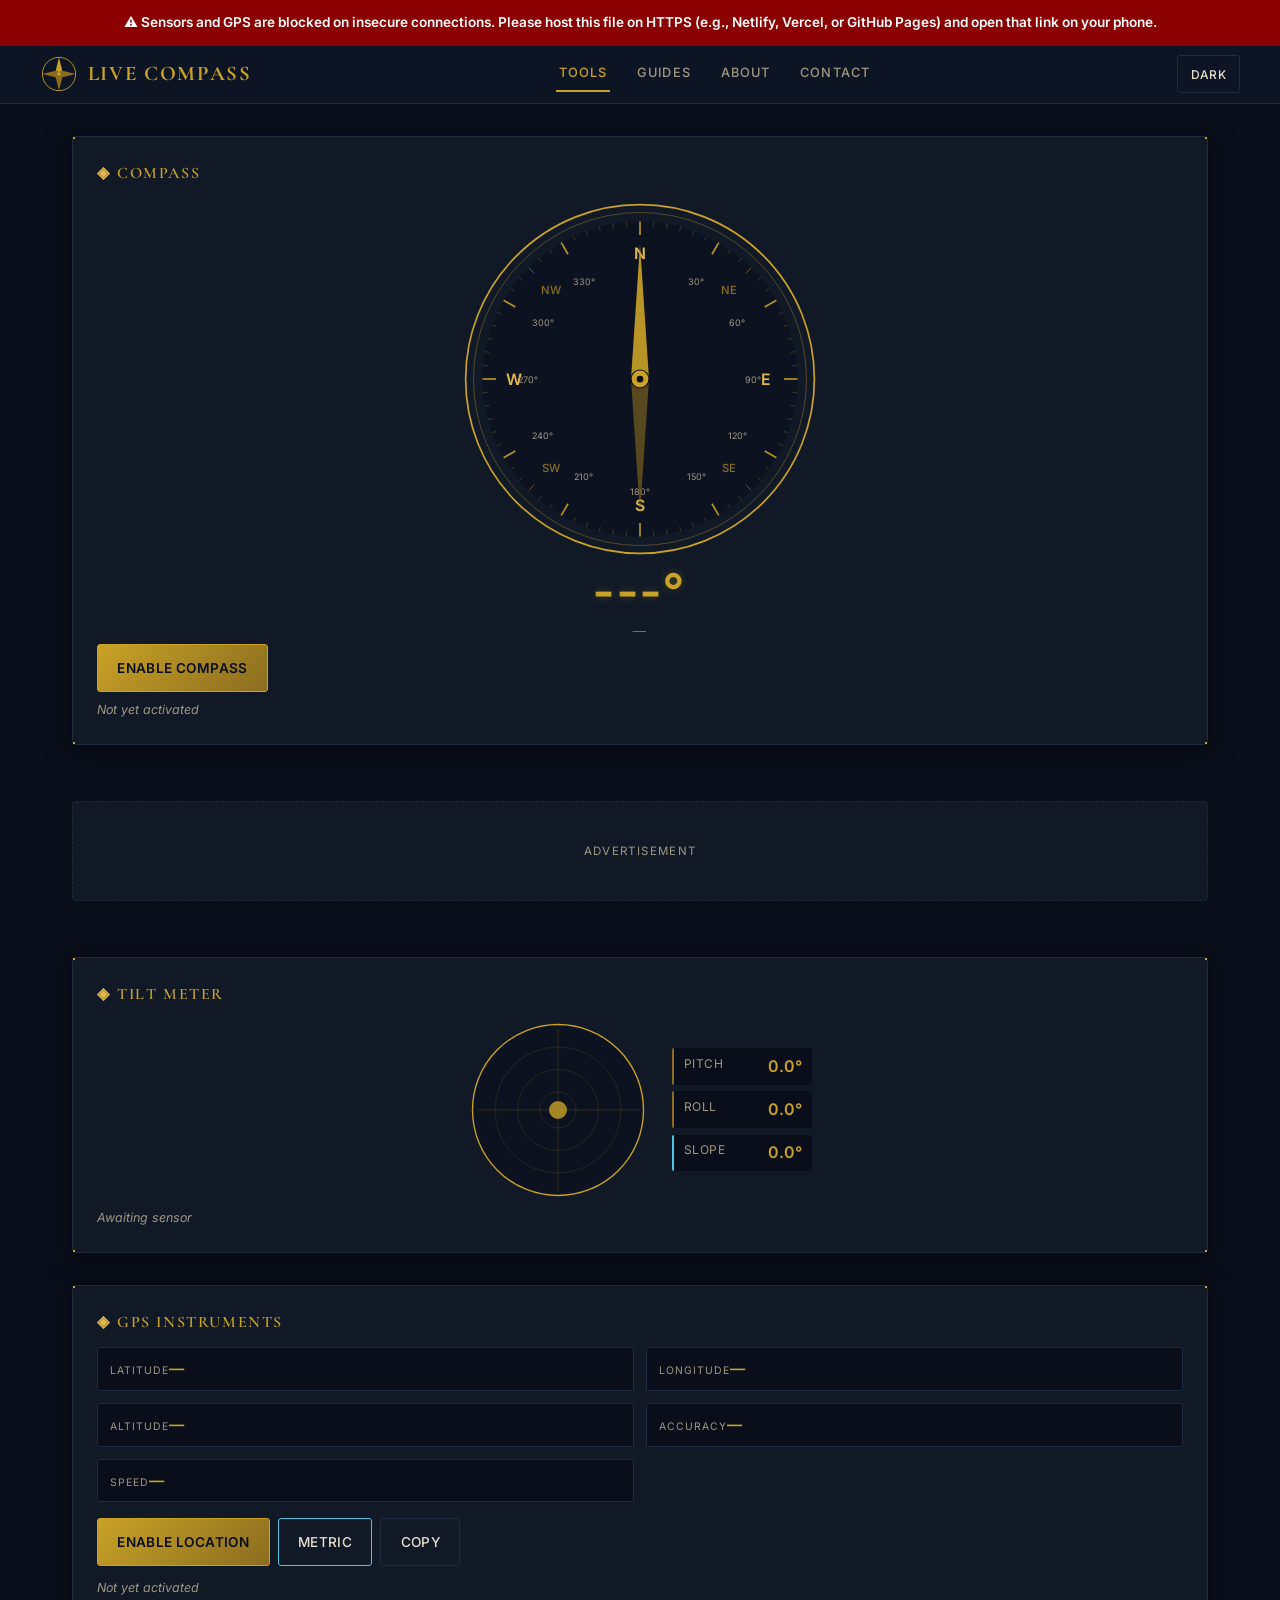
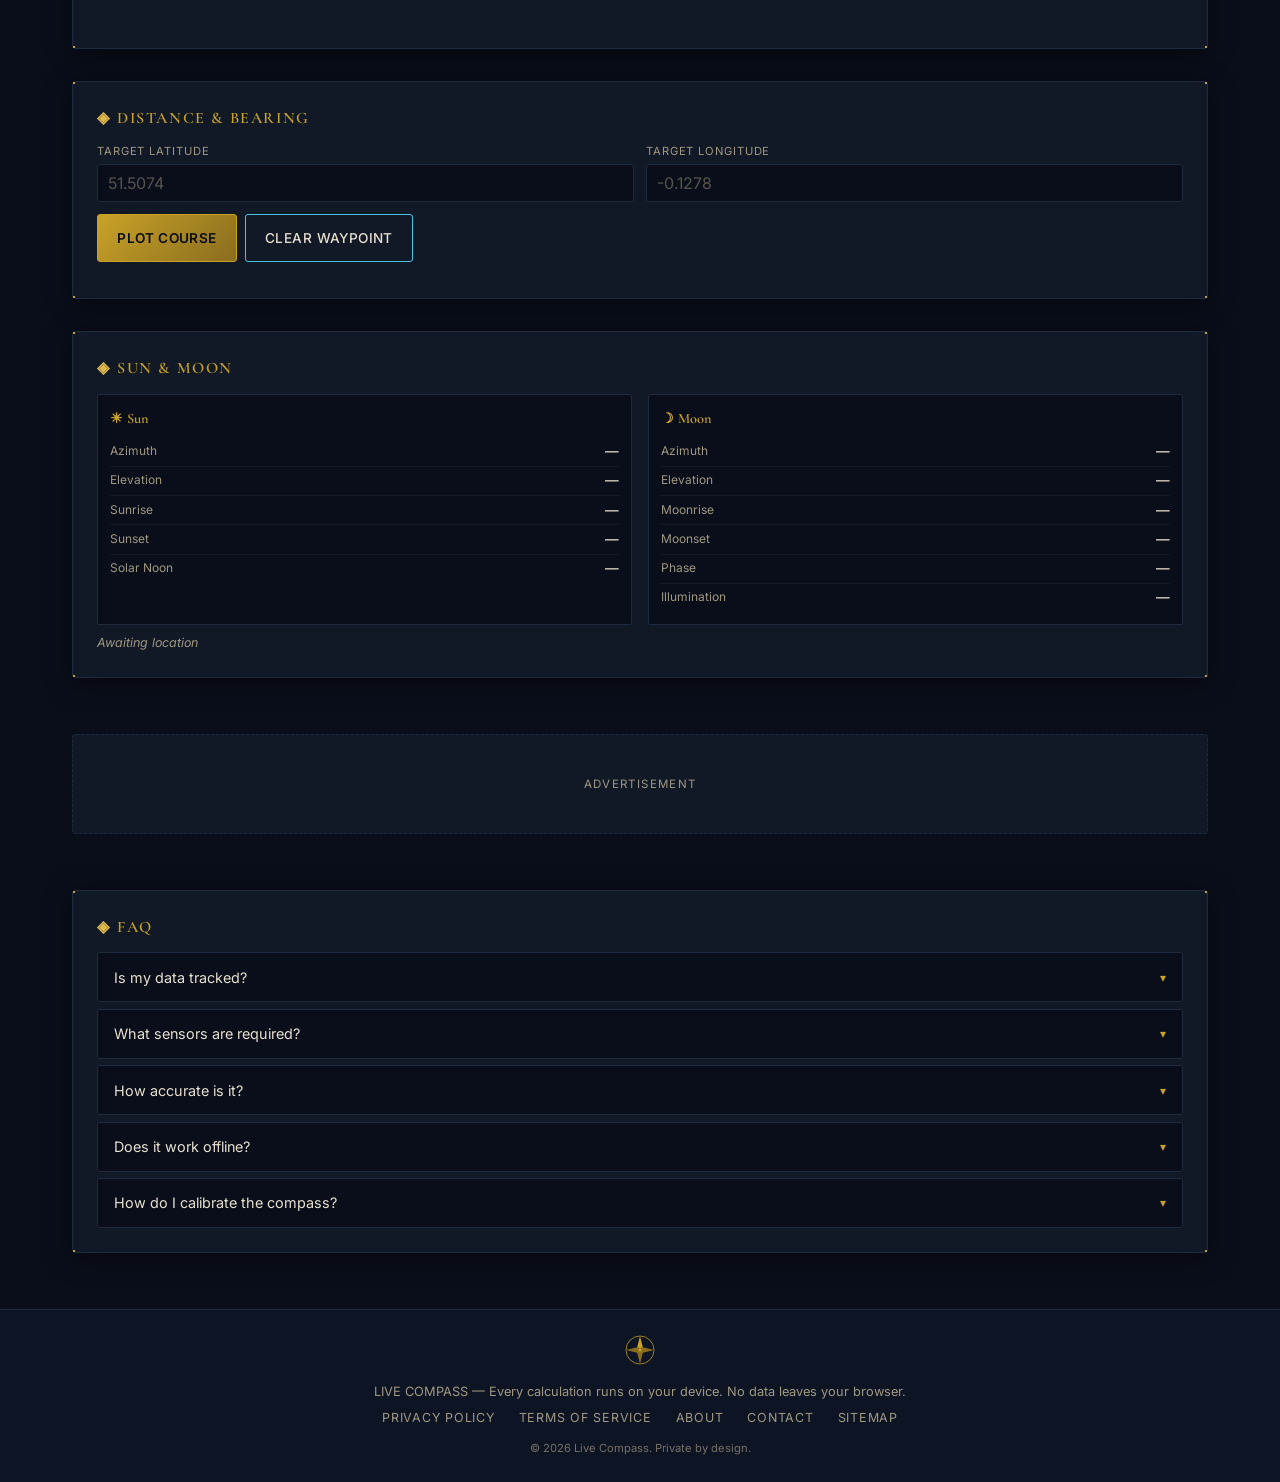
<file: index.html>
<!DOCTYPE html>
<html lang="en" data-theme="dark">
<head>
<meta charset="UTF-8">
<meta name="viewport" content="width=device-width, initial-scale=1.0, maximum-scale=1.0, minimum-scale=1.0, user-scalable=no, viewport-fit=cover">
<meta name="apple-mobile-web-app-capable" content="yes">
<meta name="mobile-web-app-capable" content="yes">
<meta name="theme-color" content="#0a0e1a">
<title>Live Compass — Celestial Navigation</title>
<link rel="icon" type="image/png" sizes="48x48" href="/favicon-48x48.png" />
<link rel="icon" type="image/png" sizes="96x96" href="/favicon-96x96.png" />
<link rel="icon" type="image/svg+xml" href="/favicon.svg" />
<link rel="apple-touch-icon" sizes="180x180" href="/apple-touch-icon.png" />
<link rel="shortcut icon" href="/favicon-48x48.png" />
<link rel="icon" type="image/svg+xml" href="data:image/svg+xml,%3Csvg xmlns='http://www.w3.org/2000/svg' viewBox='0 0 64 64'%3E%3Ccircle cx='32' cy='32' r='28' fill='none' stroke='%23c9a227' stroke-width='2'/%3E%3Cpolygon points='32,4 38,28 32,36 26,28' fill='%23c9a227'/%3E%3Cpolygon points='32,60 38,36 32,28 26,36' fill='%235a4a1f'/%3E%3Cpolygon points='4,32 28,26 36,32 28,38' fill='%235a4a1f'/%3E%3Cpolygon points='60,32 36,26 28,32 36,38' fill='%235a4a1f'/%3E%3C/svg%3E">
<link rel="preconnect" href="https://fonts.googleapis.com">
<link rel="preconnect" href="https://fonts.gstatic.com" crossorigin>
<link href="https://fonts.googleapis.com/css2?family=Cormorant+Garamond:wght@400;500;600;700&family=Inter:wght@300;400;500;600&display=swap" rel="stylesheet">
<style>
:root{--bg:#0a0e1a;--bg-2:#0d1424;--panel-bg:#111927;--panel-border:#1e2a3d;--fg:#e8e0cf;--fg-dim:#a09880;--brass:#c9a227;--brass-light:#e0b84c;--brass-dim:#8a6d1f;--accent-cyan:#4ac4e0;--dial-bg:#0c1220;--shadow:0 4px 24px rgba(0,0,0,.5);--glow:0 0 8px rgba(201,162,39,.3);--corner:14px;--touch-min:48px;--serif:'Cormorant Garamond',Georgia,serif;--sans:'Inter',-apple-system,sans-serif}
[data-theme="light"]{--bg:#f4ecd8;--bg-2:#ebe2cc;--panel-bg:#f7f0dd;--panel-border:#d4c9a8;--fg:#1a1a1a;--fg-dim:#5a5040;--brass:#8a6d1f;--brass-light:#a6842a;--brass-dim:#6b5417;--accent-cyan:#1a7a9a;--dial-bg:#e8dfc5;--shadow:0 4px 16px rgba(0,0,0,.12);--glow:0 0 6px rgba(138,109,31,.25)}
*,*::before,*::after{box-sizing:border-box;margin:0;padding:0;-webkit-touch-callout:none;touch-action:pan-y}
html{scroll-behavior:smooth;-webkit-text-size-adjust:100%;text-size-adjust:100%;-webkit-tap-highlight-color:transparent;touch-action:pan-y;overflow-x:hidden}
body{font-family:var(--sans);background:var(--bg);color:var(--fg);line-height:1.6;min-height:100dvh;transition:background .4s,color .4s;-webkit-font-smoothing:antialiased;overflow-x:hidden;-webkit-user-select:none;user-select:none;touch-action:pan-y;position:relative;-webkit-touch-callout:none}
input,textarea,.value{-webkit-user-select:text;user-select:text}
h1,h2,h3{font-family:var(--serif);font-weight:600;letter-spacing:.02em}
#https-warning{display:none;position:sticky;top:0;z-index:9999;background:#8b0000;color:#fff;text-align:center;padding:.75rem 1rem;font-size:.85rem;font-weight:600}
#https-warning.show{display:block}
.site-header{background:var(--bg-2);border-bottom:1px solid var(--panel-border);padding:.6rem 1rem;position:sticky;top:0;z-index:100;backdrop-filter:blur(8px)}
.header-inner{max-width:1200px;margin:0 auto;display:flex;align-items:center;justify-content:space-between}
.logo{display:flex;align-items:center;gap:.6rem}
.logo-mark{width:38px;height:38px;color:var(--brass);flex-shrink:0}
.logo-name{font-family:var(--serif);font-size:1.1rem;font-weight:700;color:var(--brass);letter-spacing:.08em;line-height:1.1}
.btn{font-family:var(--sans);font-size:.85rem;font-weight:500;min-height:var(--touch-min);padding:.5rem 1.2rem;border:1px solid var(--brass-dim);background:var(--panel-bg);color:var(--fg);cursor:pointer;border-radius:3px;transition:all .2s;letter-spacing:.03em;text-transform:uppercase;-webkit-user-select:none;user-select:none}
.btn:hover{border-color:var(--brass);box-shadow:var(--glow)}
.btn:active{transform:scale(.96);opacity:.9}
.btn:focus-visible{outline:2px solid var(--brass-light);outline-offset:2px}
.btn-primary{background:linear-gradient(135deg,var(--brass),var(--brass-dim));color:#0a0e1a;border-color:var(--brass);font-weight:600}
.btn-primary:hover{background:linear-gradient(135deg,var(--brass-light),var(--brass))}
.btn-secondary{border-color:var(--accent-cyan)}
.btn-ghost{background:transparent;border-color:var(--panel-border)}
.btn-sm{min-height:38px;font-size:.75rem;padding:.4rem .8rem}
.main-content{max-width:1200px;margin:0 auto;padding:1rem;display:flex;flex-direction:column;gap:1.25rem}
.panel-frame{background:var(--panel-bg);border:1px solid var(--panel-border);position:relative;padding:1.25rem;border-radius:4px;box-shadow:var(--shadow)}
.panel-frame::before,.panel-frame::after{content:'';position:absolute;inset:0;pointer-events:none}
.panel-frame::before{background:linear-gradient(to right,var(--brass) 2px,transparent 2px) 0 0/var(--corner) 2px no-repeat,linear-gradient(to bottom,var(--brass) 2px,transparent 2px) 0 0/2px var(--corner) no-repeat,linear-gradient(to left,var(--brass) 2px,transparent 2px) 100% 100%/var(--corner) 2px no-repeat,linear-gradient(to top,var(--brass) 2px,transparent 2px) 100% 100%/2px var(--corner) no-repeat}
.panel-frame::after{background:linear-gradient(to left,var(--brass) 2px,transparent 2px) 100% 0/var(--corner) 2px no-repeat,linear-gradient(to bottom,var(--brass) 2px,transparent 2px) 100% 0/2px var(--corner) no-repeat,linear-gradient(to right,var(--brass) 2px,transparent 2px) 0 100%/var(--corner) 2px no-repeat,linear-gradient(to top,var(--brass) 2px,transparent 2px) 0 100%/2px var(--corner) no-repeat}
.panel-title{font-size:1rem;color:var(--brass);margin-bottom:.75rem;display:flex;align-items:center;gap:.4rem;text-transform:uppercase;letter-spacing:.1em}
.panel-icon{color:var(--brass-light)}
.compass-wrap{display:flex;flex-direction:column;align-items:center;gap:.5rem}
.compass-dial{width:100%;max-width:320px;aspect-ratio:1}
.heading-readout{display:flex;flex-direction:column;align-items:center}
.heading-deg{font-size:2.5rem;font-weight:600;color:var(--brass);line-height:1;letter-spacing:.05em;text-shadow:var(--glow)}
.heading-card{font-family:var(--serif);font-size:1.1rem;color:var(--fg-dim);margin-top:.1rem}
.compass-controls{display:flex;gap:.5rem;flex-wrap:wrap;justify-content:center;margin-top:.5rem}
.tilt-wrap{display:flex;align-items:center;gap:1.5rem;flex-wrap:wrap;justify-content:center}
.tilt-gauge{width:100%;max-width:180px;aspect-ratio:1}
.tilt-readout{display:flex;flex-direction:column;gap:.4rem;min-width:140px}
.tilt-row{display:flex;justify-content:space-between;gap:.75rem;padding:.35rem .6rem;background:var(--bg);border-radius:2px;border-left:2px solid var(--brass-dim)}
.tilt-slope{border-left-color:var(--accent-cyan)}
.tilt-label{color:var(--fg-dim);font-size:.75rem;text-transform:uppercase;letter-spacing:.05em}
.tilt-val{font-weight:600;color:var(--brass);font-size:1rem}
.gps-grid{display:grid;grid-template-columns:1fr 1fr;gap:.75rem;margin-bottom:1rem}
.gps-cell{background:var(--bg);padding:.5rem .75rem;border-radius:2px;border:1px solid var(--panel-border)}
.gps-label{font-size:.65rem;text-transform:uppercase;letter-spacing:.1em;color:var(--fg-dim)}
.gps-val{font-weight:600;color:var(--brass);font-size:.95rem;word-break:break-all}
.gps-controls{display:flex;gap:.5rem;flex-wrap:wrap;margin-bottom:.75rem}
.nav-inputs{display:grid;grid-template-columns:1fr 1fr;gap:.75rem;margin-bottom:.75rem}
.input-group{display:flex;flex-direction:column}
.input-group label{font-size:.7rem;text-transform:uppercase;letter-spacing:.08em;color:var(--fg-dim);margin-bottom:.2rem}
.input-group input{font-family:var(--sans);font-size:1rem;padding:.5rem .6rem;background:var(--bg);border:1px solid var(--panel-border);color:var(--fg);border-radius:3px}
.input-group input:focus{outline:none;border-color:var(--brass);box-shadow:var(--glow)}
.input-group input::placeholder{color:var(--fg-dim);opacity:.5}
.nav-controls{display:flex;gap:.5rem;margin-bottom:.75rem}
.nav-results{background:var(--bg);padding:.6rem .75rem;border-radius:2px;border-left:2px solid var(--accent-cyan);display:flex;flex-direction:column;gap:.3rem;margin-bottom:.5rem}
.nav-result-row{display:flex;justify-content:space-between;gap:.75rem}
.nav-label{color:var(--fg-dim);font-size:.75rem;text-transform:uppercase;letter-spacing:.05em}
.nav-val{font-weight:600;color:var(--brass)}
.celestial-grid{display:grid;grid-template-columns:1fr 1fr;gap:1rem}
.celestial-block{background:var(--bg);padding:.75rem;border-radius:2px;border:1px solid var(--panel-border)}
.celestial-title{font-size:.9rem;color:var(--brass);margin-bottom:.5rem}
.celestial-row{display:flex;justify-content:space-between;padding:.2rem 0;border-bottom:1px solid rgba(128,128,128,.1)}
.celestial-row:last-child{border-bottom:none}
.c-label{font-size:.75rem;color:var(--fg-dim)}
.c-val{font-weight:500;font-size:.85rem}
.faq-list{display:flex;flex-direction:column;gap:.4rem}
.faq-item{border:1px solid var(--panel-border);border-radius:3px;overflow:hidden}
.faq-question{width:100%;background:var(--bg);border:none;padding:.8rem 1rem;font-family:var(--sans);font-size:.9rem;color:var(--fg);cursor:pointer;display:flex;justify-content:space-between;align-items:center;text-align:left;min-height:var(--touch-min)}
.faq-question:hover{background:var(--panel-bg)}
.faq-question:focus-visible{outline:2px solid var(--brass);outline-offset:-2px}
.faq-question[aria-expanded="true"]{border-bottom:1px solid var(--panel-border)}
.faq-chevron{color:var(--brass);transition:transform .3s;font-size:.75rem}
.faq-question[aria-expanded="true"] .faq-chevron{transform:rotate(180deg)}
.faq-answer{max-height:0;overflow:hidden;transition:max-height .35s ease}
.faq-answer[aria-hidden="false"]{max-height:300px}
.faq-answer p{padding:.8rem 1rem;font-size:.85rem;color:var(--fg-dim);line-height:1.65}
.status-msg{font-size:.78rem;color:var(--fg-dim);font-style:italic;display:block;margin-top:.5rem}
.status-msg.error{color:#e05555}
.status-msg.success{color:#55c96a}
.copy-feedback{font-size:.78rem;margin-left:.4rem;color:var(--brass)}
.site-footer{background:var(--bg-2);border-top:1px solid var(--panel-border);padding:1.5rem 1rem;margin-top:1.5rem;text-align:center}
.footer-logo{width:32px;height:32px;color:var(--brass);margin-bottom:.5rem}
.footer-text{color:var(--fg-dim);font-size:.8rem;margin-bottom:.4rem}
.footer-copy{color:var(--fg-dim);font-size:.7rem;opacity:.7}
@media(min-width:768px){.main-content{padding:2rem;gap:2rem}.panel-frame{padding:1.5rem}.compass-dial{max-width:360px}.heading-deg{font-size:3rem}.celestial-grid{grid-template-columns:1fr 1fr}.logo-name{font-size:1.3rem}}
@media(max-width:380px){.compass-dial{max-width:260px}.heading-deg{font-size:2rem}.celestial-grid{grid-template-columns:1fr}.gps-grid{grid-template-columns:1fr 1fr}}
@media(prefers-reduced-motion:reduce){*,*::before,*::after{animation-duration:.01ms!important;transition-duration:.01ms!important}}
/* ---------- Site Navigation ---------- */
.site-nav{display:flex;gap:1.5rem;align-items:center}
.site-nav a{color:var(--fg-dim);text-decoration:none;font-size:.8rem;text-transform:uppercase;letter-spacing:.08em;font-weight:500;padding:.4rem .2rem;border-bottom:2px solid transparent;transition:color .2s,border-color .2s;white-space:nowrap}
.site-nav a:hover{color:var(--brass)}
.site-nav a.active{color:var(--brass);border-bottom-color:var(--brass)}
a.logo{text-decoration:none}
/* ---------- Footer Navigation ---------- */
.footer-nav{display:flex;gap:1.5rem;justify-content:center;flex-wrap:wrap;margin-bottom:.75rem}
.footer-nav a{color:var(--fg-dim);text-decoration:none;font-size:.78rem;text-transform:uppercase;letter-spacing:.06em;transition:color .2s}
.footer-nav a:hover{color:var(--brass)}
/* ---------- AdSense Slot ---------- */
.adsense-slot{min-height:100px;display:flex;align-items:center;justify-content:center;border:1px dashed var(--panel-border);border-radius:4px;margin:1.5rem 0;color:var(--fg-dim);font-size:.72rem;text-transform:uppercase;letter-spacing:.12em;background:var(--panel-bg)}
.adsense-slot::before{content:'Advertisement'}
@media(max-width:768px){.site-nav{gap:.9rem}.site-nav a{font-size:.72rem}.header-inner{flex-wrap:wrap;gap:.5rem}.footer-nav{gap:.9rem}}
@media(max-width:520px){.site-nav{order:3;width:100%;justify-content:center;padding-top:.25rem}}
</style>
</head>
<body>
<div id="https-warning">⚠️ Sensors and GPS are blocked on insecure connections. Please host this file on HTTPS (e.g., Netlify, Vercel, or GitHub Pages) and open that link on your phone.</div>
<header class="site-header">
  <div class="header-inner">
    <a class="logo" href="index.html">
      <svg class="logo-mark" viewBox="0 0 64 64" aria-hidden="true"><circle cx="32" cy="32" r="28" fill="none" stroke="currentColor" stroke-width="1.5"/><polygon points="32,4 38,28 32,36 26,28" fill="var(--brass)"/><polygon points="32,60 38,36 32,28 26,36" fill="var(--brass-dim)"/><polygon points="4,32 28,26 36,32 28,38" fill="var(--brass-dim)"/><polygon points="60,32 36,26 28,32 36,38" fill="var(--brass-dim)"/><circle cx="32" cy="32" r="3" fill="currentColor"/></svg>
      <span class="logo-name">LIVE COMPASS</span>
    </a>
    <nav class="site-nav" aria-label="Primary">
      <a href="index.html" class="active">Tools</a>
      <a href="guides/index.html">Guides</a>
      <a href="about.html">About</a>
      <a href="contact.html">Contact</a>
    </nav>
    <button id="theme-toggle" class="btn btn-ghost btn-sm" aria-label="Toggle theme"><span class="theme-label">Dark</span></button>
  </div>
</header>
<main class="main-content">
  <section class="panel" aria-labelledby="compass-heading"><div class="panel-frame"><h2 id="compass-heading" class="panel-title"><span class="panel-icon">◈</span> Compass</h2><div class="panel-body"><div class="compass-wrap"><svg id="compass-dial" class="compass-dial" viewBox="0 0 320 320" role="img" aria-label="Compass dial"><circle cx="160" cy="160" r="155" fill="none" stroke="var(--brass)" stroke-width="1.5"/><circle cx="160" cy="160" r="148" fill="none" stroke="var(--brass)" stroke-width=".5" opacity=".6"/><circle cx="160" cy="160" r="140" fill="var(--dial-bg)"/><g id="compass-ticks"></g><g id="compass-labels"></g><g id="celestial-markers"></g><g id="waypoint-marker" style="display:none"><circle r="6" fill="var(--accent-cyan)" stroke="var(--brass)" stroke-width="1"/><text y="-12" text-anchor="middle" fill="var(--accent-cyan)" font-size="9" font-family="Inter,sans-serif">WP</text></g><g id="compass-needle"><polygon points="160,40 152,160 168,160" fill="var(--brass)" opacity=".9"/><polygon points="160,280 152,160 168,160" fill="var(--brass-dim)" opacity=".6"/><circle cx="160" cy="160" r="8" fill="var(--brass)" stroke="var(--bg)" stroke-width="1"/><circle cx="160" cy="160" r="3" fill="var(--bg)"/></g></svg><div class="heading-readout"><span id="heading-deg" class="heading-deg">---°</span><span id="heading-card" class="heading-card">—</span></div></div><button id="enable-compass" class="btn btn-primary">Enable Compass</button><button id="calibrate-compass" class="btn btn-secondary" style="display:none">Calibrate</button></div><span id="compass-status" class="status-msg" role="status" aria-live="polite">Not yet activated</span></div></div></section>
  <aside class="adsense-slot" aria-label="Advertisement"></aside>
  <section class="panel" aria-labelledby="tilt-heading"><div class="panel-frame"><h2 id="tilt-heading" class="panel-title"><span class="panel-icon">◈</span> Tilt Meter</h2><div class="panel-body"><div class="tilt-wrap"><svg id="tilt-gauge" class="tilt-gauge" viewBox="0 0 200 200" role="img" aria-label="Bubble level"><circle cx="100" cy="100" r="95" fill="var(--dial-bg)" stroke="var(--brass)" stroke-width="1.5"/><line x1="10" y1="100" x2="190" y2="100" stroke="var(--brass)" stroke-width=".5" opacity=".4"/><line x1="100" y1="10" x2="100" y2="190" stroke="var(--brass)" stroke-width=".5" opacity=".4"/><circle cx="100" cy="100" r="70" fill="none" stroke="var(--brass)" stroke-width=".5" opacity=".3"/><circle cx="100" cy="100" r="45" fill="none" stroke="var(--brass)" stroke-width=".5" opacity=".3"/><circle cx="100" cy="100" r="20" fill="none" stroke="var(--brass)" stroke-width=".5" opacity=".3"/><circle id="tilt-bubble" cx="100" cy="100" r="10" fill="var(--brass)" opacity=".8"/></svg><div class="tilt-readout"><div class="tilt-row"><span class="tilt-label">Pitch</span><span id="pitch-val" class="tilt-val">0.0°</span></div><div class="tilt-row"><span class="tilt-label">Roll</span><span id="roll-val" class="tilt-val">0.0°</span></div><div class="tilt-row tilt-slope"><span class="tilt-label">Slope</span><span id="slope-val" class="tilt-val">0.0°</span></div></div></div><span id="tilt-status" class="status-msg" role="status" aria-live="polite">Awaiting sensor</span></div></div></section>
  <section class="panel" aria-labelledby="gps-heading"><div class="panel-frame"><h2 id="gps-heading" class="panel-title"><span class="panel-icon">◈</span> GPS Instruments</h2><div class="panel-body"><div class="gps-grid"><div class="gps-cell"><span class="gps-label">Latitude</span><span id="gps-lat" class="gps-val">—</span></div><div class="gps-cell"><span class="gps-label">Longitude</span><span id="gps-lon" class="gps-val">—</span></div><div class="gps-cell"><span class="gps-label">Altitude</span><span id="gps-alt" class="gps-val">—</span></div><div class="gps-cell"><span class="gps-label">Accuracy</span><span id="gps-acc" class="gps-val">—</span></div><div class="gps-cell"><span class="gps-label">Speed</span><span id="gps-speed" class="gps-val">—</span></div></div><div class="gps-controls"><button id="enable-gps" class="btn btn-primary">Enable Location</button><button id="unit-toggle" class="btn btn-secondary"><span id="unit-label">Metric</span></button><button id="copy-coords" class="btn btn-ghost">Copy</button></
        span></div><span id="gps-status" class="status-msg" role="status" aria-live="polite">Not yet activated</span><span id="copy-feedback" class="copy-feedback" role="status" aria-live="polite"></span></div></div></section>
  <section class="panel" aria-labelledby="nav-heading"><div class="panel-frame"><h2 id="nav-heading" class="panel-title"><span class="panel-icon">◈</span> Distance & Bearing</h2><div class="panel-body"><div class="nav-inputs"><div class="input-group"><label for="target-lat">Target Latitude</label><input type="number" id="target-lat" step="any" placeholder="51.5074" inputmode="decimal"></div><div class="input-group"><label for="target-lon">Target Longitude</label><input type="number" id="target-lon" step="any" placeholder="-0.1278" inputmode="decimal"></div></div><div class="nav-controls"><button id="plot-course" class="btn btn-primary">Plot Course</button><button id="clear-waypoint" class="btn btn-secondary">Clear Waypoint</button></div><div id="nav-results" class="nav-results" style="display:none"><div class="nav-result-row"><span class="nav-label">Distance</span><span id="nav-dist" class="nav-val">—</span></div><div class="nav-result-row"><span class="nav-label">Bearing</span><span id="nav-bearing" class="nav-val">—</span></div></div><span id="nav-status" class="status-msg" role="status" aria-live="polite"></span></div></div></section>
  <section class="panel" aria-labelledby="celestial-heading"><div class="panel-frame"><h2 id="celestial-heading" class="panel-title"><span class="panel-icon">◈</span> Sun & Moon</h2><div class="panel-body"><div class="celestial-grid"><div class="celestial-block"><h3 class="celestial-title">☀ Sun</h3><div class="celestial-row"><span class="c-label">Azimuth</span><span id="sun-az" class="c-val">—</span></div><div class="celestial-row"><span class="c-label">Elevation</span><span id="sun-el" class="c-val">—</span></div><div class="celestial-row"><span class="c-label">Sunrise</span><span id="sunrise" class="c-val">—</span></div><div class="celestial-row"><span class="c-label">Sunset</span><span id="sunset" class="c-val">—</span></div><div class="celestial-row"><span class="c-label">Solar Noon</span><span id="solar-noon" class="c-val">—</span></div></div><div class="celestial-block"><h3 class="celestial-title">☽ Moon</h3><div class="celestial-row"><span class="c-label">Azimuth</span><span id="moon-az" class="c-val">—</span></div><div class="celestial-row"><span class="c-label">Elevation</span><span id="moon-el" class="c-val">—</span></div><div class="celestial-row"><span class="c-label">Moonrise</span><span id="moonrise" class="c-val">—</span></div><div class="celestial-row"><span class="c-label">Moonset</span><span id="moonset" class="c-val">—</span></div><div class="celestial-row"><span class="c-label">Phase</span><span id="moon-phase" class="c-val">—</span></div><div class="celestial-row"><span class="c-label">Illumination</span><span id="moon-illum" class="c-val">—</span></div></div></div><span id="celestial-status" class="status-msg" role="status" aria-live="polite">Awaiting location</span></div></div></section>
  <aside class="adsense-slot" aria-label="Advertisement"></aside>
  <section class="panel" aria-labelledby="faq-heading"><div class="panel-frame"><h2 id="faq-heading" class="panel-title"><span class="panel-icon">◈</span> FAQ</h2><div class="panel-body"><div class="faq-list"><div class="faq-item"><button class="faq-question" aria-expanded="false" aria-controls="faq-1"><span>Is my data tracked?</span><span class="faq-chevron">▾</span></button><div id="faq-1" class="faq-answer" role="region" aria-hidden="true"><p>No. Everything is computed entirely within your browser on your own device. Nothing is transmitted to any server, stored externally, or tracked in any way. This application is fully offline-capable and leaves no trace.</p></div></div><div class="faq-item"><button class="faq-question" aria-expanded="false" aria-controls="faq-2"><span>What sensors are required?</span><span class="faq-chevron">▾</span></button><div id="faq-2" class="faq-answer" role="region" aria-hidden="true"><p>The compass requires a magnetometer. The tilt meter requires an accelerometer. GPS requires the Geolocation API. These are standard on smartphones. Desktop browsers lack orientation sensors — the compass then shows a fixed north-up display. All features degrade gracefully.</p></div></div><div class="faq-item"><button class="faq-question" aria-expanded="false" aria-controls="faq-3"><span>How accurate is it?</span><span class="faq-chevron">▾</span></button><div id="faq-3" class="faq-answer" role="region" aria-hidden="true"><p>Accuracy depends on your device hardware. Phone magnetometers typically achieve ±2–5° when calibrated. GPS varies from ±3 m (open sky) to ±50 m (urban). Sun and moon positions are computed with sub-arcminute precision using SunCalc — far beyond practical observation needs.</p></div></div><div class="faq-item"><button class="faq-question" aria-expanded="false" aria-controls="faq-4"><span>Does it work offline?</span><span class="faq-chevron">▾</span></button><div id="faq-4" class="faq-answer" role="region" aria-hidden="true"><p>Yes. Once loaded, the page has no network dependency. All calculations run locally. The only external request is for Google Fonts, and if that fails, the page falls back to system fonts automatically.</p></div></div><div class="faq-item"><button class="faq-question" aria-expanded="false" aria-controls="faq-5"><span>How do I calibrate the compass?</span><span class="faq-chevron">▾</span></button><div id="faq-5" class="faq-answer" role="region" aria-hidden="true"><p>If the heading seems inaccurate, move your device in a figure-8 motion several times to recalibrate the magnetometer — this is a hardware-level calibration handled by your OS. Avoid nearby metal objects and magnetic cases. You can also tap the Calibrate button to reset the offset.</p></div></div></div></div></div></section>
</main>
<footer class="site-footer">
  <svg class="footer-logo" viewBox="0 0 64 64" aria-hidden="true"><circle cx="32" cy="32" r="28" fill="none" stroke="currentColor" stroke-width="1.5"/><polygon points="32,4 38,28 32,36 26,28" fill="var(--brass)"/><polygon points="32,60 38,36 32,28 26,36" fill="var(--brass-dim)"/><polygon points="4,32 28,26 36,32 28,38" fill="var(--brass-dim)"/><polygon points="60,32 36,26 28,32 36,38" fill="var(--brass-dim)"/><circle cx="32" cy="32" r="3" fill="currentColor"/></svg>
  <p class="footer-text">LIVE COMPASS — Every calculation runs on your device. No data leaves your browser.</p>
  <nav class="footer-nav" aria-label="Footer">
    <a href="privacy-policy.html">Privacy Policy</a>
    <a href="terms.html">Terms of Service</a>
    <a href="about.html">About</a>
    <a href="contact.html">Contact</a>
    <a href="sitemap.xml">Sitemap</a>
  </nav>
  <p class="footer-copy">&copy; <span id="year"></span> Live Compass. Private by design.</p>
</footer>
<script>
/* ============================================================
   SUNCALC — vendored inline for offline use
   (c) 2011-2015, Vladimir Agafonkin — MIT License
   ============================================================ */
(function () { 'use strict';

var PI   = Math.PI,
    sin  = Math.sin,
    cos  = Math.cos,
    tan  = Math.tan,
    asin = Math.asin,
    atan = Math.atan2,
    acos = Math.acos,
    rad  = PI / 180;

var dayMs = 1000 * 60 * 60 * 24,
    J1970 = 2440588,
    J2000 = 2451545;

function toJulian(date) { return date.valueOf() / dayMs - 0.5 + J1970; }
function fromJulian(j)  { return new Date((j + 0.5 - J1970) * dayMs); }
function toDays(date)   { return toJulian(date) - J2000; }

var e = rad * 23.4397;

function rightAscension(l, b) { return atan(sin(l) * cos(e) - tan(b) * sin(e), cos(l)); }
function declination(l, b)    { return asin(sin(b) * cos(e) + cos(b) * sin(e) * sin(l)); }
function azimuth(H, phi, dec)  { return atan(sin(H), cos(H) * sin(phi) - tan(dec) * cos(phi)); }
function altitude(H, phi, dec) { return asin(sin(phi) * sin(dec) + cos(phi) * cos(dec) * cos(H)); }
function siderealTime(d, lw) { return rad * (280.16 + 360.9856235 * d) - lw; }

function astroRefraction(h) {
    if (h < 0) h = 0;
    return 0.0002967 / Math.tan(h + 0.00312536 / (h + 0.08901179));
}

function solarMeanAnomaly(d) { return rad * (357.5291 + 0.98560028 * d); }

function eclipticLongitude(M) {
    var C = rad * (1.9148 * sin(M) + 0.02 * sin(2 * M) + 0.0003 * sin(3 * M)),
        P = rad * 102.9372;
    return M + C + P + PI;
}

function sunCoords(d) {
    var M = solarMeanAnomaly(d),
        L = eclipticLongitude(M);
    return { dec: declination(L, 0), ra: rightAscension(L, 0) };
}

var SunCalc = {};

SunCalc.getPosition = function (date, lat, lng) {
    var lw  = rad * -lng,
        phi = rad * lat,
        d   = toDays(date),
        c  = sunCoords(d),
        H  = siderealTime(d, lw) - c.ra;
    return { azimuth: azimuth(H, phi, c.dec), altitude: altitude(H, phi, c.dec) };
};

var times = SunCalc.times = [
    [-0.833, 'sunrise', 'sunset'],
    [-0.3, 'sunriseEnd', 'sunsetStart'],
    [-6, 'dawn', 'dusk'],
    [-12, 'nauticalDawn', 'nauticalDusk'],
    [-18, 'nightEnd', 'night'],
    [6, 'goldenHourEnd', 'goldenHour']
];

SunCalc.addTime = function (angle, riseName, setName) { times.push([angle, riseName, setName]); };

var J0 = 0.0009;

function julianCycle(d, lw) { return Math.round(d - J0 - lw / (2 * PI)); }
function approxTransit(Ht, lw, n) { return J0 + (Ht + lw) / (2 * PI) + n; }
function solarTransitJ(ds, M, L) { return J2000 + ds + 0.0053 * sin(M) - 0.0069 * sin(2 * L); }
function hourAngle(h, phi, d) { return acos((sin(h) - sin(phi) * sin(d)) / (cos(phi) * cos(d))); }
function observerAngle(height) { return -2.076 * Math.sqrt(height) / 60; }

function getSetJ(h, lw, phi, dec, n, M, L) {
    var w = hourAngle(h, phi, dec),
        a = approxTransit(w, lw, n);
    return solarTransitJ(a, M, L);
}

SunCalc.getTimes = function (date, lat, lng, height) {
    height = height || 0;
    var lw = rad * -lng, phi = rad * lat, dh = observerAngle(height),
        d = toDays(date), n = julianCycle(d, lw), ds = approxTransit(0, lw, n),
        M = solarMeanAnomaly(ds), L = eclipticLongitude(M), dec = declination(L, 0),
        Jnoon = solarTransitJ(ds, M, L), result = { solarNoon: fromJulian(Jnoon), nadir: fromJulian(Jnoon - 0.5) };
    for (var i = 0, len = times.length; i < len; i++) {
        var time = times[i], h0 = (time[0] + dh) * rad,
            Jset = getSetJ(h0, lw, phi, dec, n, M, L), Jrise = Jnoon - (Jset - Jnoon);
        result[time[1]] = fromJulian(Jrise);
        result[time[2]] = fromJulian(Jset);
    }
    return result;
};

function moonCoords(d) {
    var L = rad * (218.316 + 13.176396 * d),
        M = rad * (134.963 + 13.064993 * d),
        F = rad * (93.272 + 13.229350 * d),
        l  = L + rad * 6.289 * sin(M),
        b  = rad * 5.128 * sin(F),
        dt = 385001 - 20905 * cos(M);
    return { ra: rightAscension(l, b), dec: declination(l, b), dist: dt };
}

SunCalc.getMoonPosition = function (date, lat, lng) {
    var lw = rad * -lng, phi = rad * lat, d = toDays(date),
        c = moonCoords(d), H = siderealTime(d, lw) - c.ra, h = altitude(H, phi, c.dec),
        pa = atan(sin(H), tan(phi) * cos(c.dec) - sin(c.dec) * cos(H));
    h = h + astroRefraction(h);
    return { azimuth: azimuth(H, phi, c.dec), altitude: h, distance: c.dist, parallacticAngle: pa };
};

SunCalc.getMoonIllumination = function (date) {
    var d = toDays(date || new Date()),
        s = sunCoords(d), m = moonCoords(d), sdist = 149598000,
        phi = acos(sin(s.dec) * sin(m.dec) + cos(s.dec) * cos(m.dec) * cos(s.ra - m.ra)),
        inc = atan(sdist * sin(phi), m.dist - sdist * cos(phi)),
        angle = atan(cos(s.dec) * sin(s.ra - m.ra), sin(s.dec) * cos(m.dec) - cos(s.dec) * sin(m.dec) * cos(s.ra - m.ra));
    return { fraction: (1 + cos(inc)) / 2, phase: 0.5 + 0.5 * inc * (angle < 0 ? -1 : 1) / PI, angle: angle };
};

function hoursLater(date, h) { return new Date(date.valueOf() + h * dayMs / 24); }

SunCalc.getMoonTimes = function (date, lat, lng, inUTC) {
    var t = new Date(date);
    if (inUTC) t.setUTCHours(0, 0, 0, 0); else t.setHours(0, 0, 0, 0);
    var hc = 0.133 * rad,
        h0 = SunCalc.getMoonPosition(t, lat, lng).altitude - hc,
        h1, h2, rise, set, a, b, xe, ye, d, roots, x1, x2, dx;
    for (var i = 1; i <= 24; i += 2) {
        h1 = SunCalc.getMoonPosition(hoursLater(t, i), lat, lng).altitude - hc;
        h2 = SunCalc.getMoonPosition(hoursLater(t, i + 1), lat, lng).altitude - hc;
        a = (h0 + h2) / 2 - h1;
        b = (h2 - h0) / 2;
        xe = -b / (2 * a);
        ye = (a * xe + b) * xe + h1;
        d = b * b - 4 * a * h1;
        roots = 0;
        if (d >= 0) {
            dx = Math.sqrt(d) / (Math.abs(a) * 2);
            x1 = xe - dx; x2 = xe + dx;
            if (Math.abs(x1) <= 1) roots++;
            if (Math.abs(x2) <= 1) roots++;
            if (x1 < -1) x1 = x2;
        }
        if (roots === 1) { if (h0 < 0) rise = i + x1; else set = i + x1; }
        else if (roots === 2) { rise = i + (ye < 0 ? x2 : x1); set = i + (ye < 0 ? x1 : x2); }
        if (rise && set) break;
        h0 = h2;
    }
    var result = {};
    if (rise) result.rise = hoursLater(t, rise);
    if (set) result.set = hoursLater(t, set);
    if (!rise && !set) result[ye > 0 ? 'alwaysUp' : 'alwaysDown'] = true;
    return result;
};

window.SunCalc = SunCalc;

}());

/* ============================================================
   LIVE COMPASS — main app
   ============================================================ */
(function(){
'use strict';

var PI = Math.PI;

var state={heading:null,pitch:0,roll:0,lat:null,lon:null,altitude:null,accuracy:null,speed:null,units:'metric',theme:'dark',compassPermission:'pending',gpsPermission:'pending',waypoint:null,orientationHandler:null,compassOffset:0,smoothPitch:0,smoothRoll:0};

function updateYear(){var el=document.getElementById('year');if(el)el.textContent=new Date().getFullYear()}
function checkHTTPS(){var p=window.location.protocol;if(p!=='https:'&&p!=='http:'||p==='file:')return;if(p!=='https:'&&window.location.hostname!=='localhost'&&window.location.hostname!=='127.0.0.1'){var w=document.getElementById('https-warning');if(w)w.classList.add('show')}}
function applySavedTheme(){try{var s=localStorage.getItem('livecompass-theme');if(s==='light'||s==='dark')state.theme=s;else state.theme='dark'}catch(e){state.theme='dark'}document.documentElement.setAttribute('data-theme',state.theme);updateThemeLabel()}
function toggleTheme(){state.theme=state.theme==='dark'?'light':'dark';document.documentElement.setAttribute('data-theme',state.theme);try{localStorage.setItem('livecompass-theme',state.theme)}catch(e){}updateThemeLabel()}
function updateThemeLabel(){var btn=document.getElementById('theme-toggle');if(btn){var l=btn.querySelector('.theme-label');if(l)l.textContent=state.theme==='dark'?'Dark':'Light'}}
function buildCompassTicks(){var g=document.getElementById('compass-ticks');if(!g)return;var svg='';for(var deg=0;deg<360;deg+=5){var rad=(deg-90)*PI/180,isM=deg%30===0,isI=deg%90!==0&&deg%45===0;var r1=140,r2=isM?128:(isI?133:136);var x1=160+r1*Math.cos(rad),y1=160+r1*Math.sin(rad);var x2=160+r2*Math.cos(rad),y2=160+r2*Math.sin(rad);svg+='<line x1="'+x1+'" y1="'+y1+'" x2="'+x2+'" y2="'+y2+'" stroke="var(--brass)" stroke-width="'+(isM?1.5:.7)+'" opacity="'+(isM?.9:(isI?.6:.35))+'"/>'}g.innerHTML=svg}
function buildCompassLabels(){var g=document.getElementById('compass-labels');if(!g)return;var cards=[{d:0,l:'N'},{d:90,l:'E'},{d:180,l:'S'},{d:270,l:'W'}];var inters=[{d:45,l:'NE'},{d:135,l:'SE'},{d:225,l:'SW'},{d:315,l:'NW'}];var svg='';cards.forEach(function(c){var r=(c.d-90)*PI/180,x=160+112*Math.cos(r),y=160+112*Math.sin(r);svg+='<text x="'+x+'" y="'+y+'" text-anchor="middle" dominant-baseline="central" fill="var(--brass-light)" font-size="14" font-family="Inter,sans-serif" font-weight="600">'+c.l+'</text>'});inters.forEach(function(c){var r=(c.d-90)*PI/180,x=160+112*Math.cos(r),y=160+112*Math.sin(r);svg+='<text x="'+x+'" y="'+y+'" text-anchor="middle" dominant-baseline="central" fill="var(--brass-dim)" font-size="10" font-family="Inter,sans-serif" font-weight="500">'+c.l+'</text>'});for(var deg=30;deg<360;deg+=30){var r=(deg-90)*PI/180,x=160+100*Math.cos(r),y=160+100*Math.sin(r);svg+='<text x="'+x+'" y="'+y+'" text-anchor="middle" dominant-baseline="central" fill="var(--fg-dim)" font-size="8" font-family="Inter,sans-serif">'+deg+'°</text>'}g.innerHTML=svg}
function rotateNeedle(h){var n=document.getElementById('compass-needle');if(!n)return;n.style.transform='rotate('+h+'deg)';n.style.transformOrigin='160px 160px';n.style.transition='transform .12s ease-out'}
function cardinalFromHeading(h){var dirs=['N','NE','E','SE','S','SW','W','NW'];return dirs[Math.round(h/45)%8]}
function setCompassStatus(s){var el=document.getElementById('compass-status');if(!el)return;var msgs={pending:'Not yet activated',granted:'Compass active',denied:'Permission denied — compass unavailable',unsupported:'No orientation sensor detected. Dial fixed to True North.'};el.textContent=msgs[s]||'';el.className='status-msg'+(s==='denied'?' error':(s==='granted'?' success':''));state.compassPermission=s}
document.getElementById('enable-compass').onclick=function(){var DOE=window.DeviceOrientationEvent;if(!DOE){setCompassStatus('unsupported');freezeNorth();return}if(typeof DOE.requestPermission==='function'){DOE.requestPermission().then(function(perm){if(perm==='granted'){attachOrientation();setCompassStatus('granted');document.getElementById('calibrate-compass').style.display=''}else{setCompassStatus('denied');freezeNorth()}}).catch(function(){setCompassStatus('denied');freezeNorth()})}else{attachOrientation();setCompassStatus('granted');document.getElementById('calibrate-compass').style.display=''}};
document.getElementById('calibrate-compass').onclick=function(){if(state.heading!=null){state.compassOffset=state.heading;var el=document.getElementById('compass-status');if(el){el.textContent='Calibrated — offset reset';el.className='status-msg success'}}};
function attachOrientation(){if(state.orientationHandler)return;state.orientationHandler=onOrientation;if('DeviceOrientationAbsoluteEvent' in window){window.addEventListener('deviceorientationabsolute',state.orientationHandler,true)}else{window.addEventListener('deviceorientation',state.orientationHandler,true)}}
function onOrientation(event){var alpha=null;if(event.alpha!=null){if(event.absolute===true||'DeviceOrientationAbsoluteEvent' in window){alpha=event.alpha}else if(event.webkitCompassHeading!=null){alpha=event.webkitCompassHeading}else if(event.alpha!=null){alpha=event.alpha}}if(alpha!=null){var corrected=alpha-state.compassOffset;if(corrected<0)corrected+=360;if(corrected>=360)corrected-=360;state.heading=corrected;var displayHeading=Math.round(corrected);updateHeadingReadout(displayHeading);rotateNeedle(displayHeading)}var beta=event.beta||0,gamma=event.gamma||0;state.smoothPitch=state.smoothPitch*.7+beta*.3;state.smoothRoll=state.smoothRoll*.7+gamma*.3;state.pitch=state.smoothPitch;state.roll=state.smoothRoll;updateTiltDisplay();updateCelestialMarkers()}
function updateHeadingReadout(h){var d=document.getElementById('heading-deg'),c=document.getElementById('heading-card');if(d)d.textContent=String(h).padStart(3,'0')+'°';if(c)c.textContent=cardinalFromHeading(h)}
function freezeNorth(){rotateNeedle(0);updateHeadingReadout(0)}
function updateTiltDisplay(){var pitch=state.pitch,roll=state.roll;var slope=Math.sqrt(pitch*pitch+roll*roll);var p=document.getElementById('pitch-val'),r=document.getElementById('roll-val'),s=document.getElementById('slope-val');if(p)p.textContent=pitch.toFixed(1)+'°';if(r)r.textContent=roll.toFixed(1)+'°';if(s)s.textContent=slope.toFixed(1)+'°';var b=document.getElementById('tilt-bubble');if(b){var max=75;var xOff=Math.max(-max,Math.min(max,roll*(max/90)));var yOff=Math.max(-max,Math.min(max,pitch*(max/180)));b.setAttribute('cx',100+xOff);b.setAttribute('cy',100+yOff)}var t=document.getElementById('tilt-status');if(t){if(state.compassPermission==='granted'){t.textContent='Tilt sensor active';t.className='status-msg success'}else if(state.compassPermission==='unsupported'){t.textContent='No tilt sensor detected';t.className='status-msg'}}}
function setGpsStatus(s){var el=document.getElementById('gps-status');if(!el)return;var msgs={pending:'Not yet activated',granted:'Location active',denied:'Location permission denied',unsupported:'Geolocation not supported on this device'};el.textContent=msgs[s]||'';el.className='status-msg'+(s==='denied'?' error':(s==='granted'?' success':''));state.gpsPermission=s}
document.getElementById('enable-gps').onclick=function(){if(!('geolocation' in navigator)){setGpsStatus('unsupported');return}navigator.geolocation.watchPosition(onGpsSuccess,onGpsError,{enableHighAccuracy:true,maximumAge:5e3,timeout:15e3})};
function onGpsSuccess(pos){state.lat=pos.coords.latitude;state.lon=pos.coords.longitude;state.altitude=pos.coords.altitude;state.accuracy=pos.coords.accuracy;state.speed=pos.coords.speed;setGpsStatus('granted');updateGpsDisplay();updateCelestialData()}
function onGpsError(err){var el=document.getElementById('gps-status');if(err.code===err.PERMISSION_DENIED){if(el){el.textContent='GPS permission denied. Please enable location access in your browser settings.';el.className='status-msg error'}setGpsStatus('denied')}else if(err.code===err.POSITION_UNAVAILABLE){if(el){el.textContent='GPS position unavailable. Move to an area with clear sky view.';el.className='status-msg error'}setGpsStatus('denied')}else if(err.code===err.TIMEOUT){if(el){el.textContent='GPS request timed out. Retrying...';el.className='status-msg'}}}
function metersToFeet(m){return m*3.28084}function msToKmh(ms){return ms*3.6}function msToMph(ms){return ms*2.23694}
function formatAltitude(m){if(m==null)return'—';return state.units==='metric'?m.toFixed(0)+' m':metersToFeet(m).toFixed(0)+' ft'}
function formatAccuracy(m){if(m==null)return'—';return state.units==='metric'?m.toFixed(0)+' m':metersToFeet(m).toFixed(0)+' ft'}
function formatSpeed(ms){if(ms==null||ms<0)return'—';return state.units==='metric'?msToKmh(ms).toFixed(1)+' km/h':msToMph(ms).toFixed(1)+' mph'}
function formatDistance(km){if(state.units==='metric'){return km<1?(km*1e3).toFixed(0)+' m':km.toFixed(2)+' km'}else{var mi=km*.621371;return mi<.1?(mi*5280).toFixed(0)+' ft':mi.toFixed(2)+' mi'}}
function updateGpsDisplay(){var lat=document.getElementById('gps-lat'),lon=document.getElementById('gps-lon'),alt=document.getElementById('gps-alt'),acc=document.getElementById('gps-acc'),sp=document.getElementById('gps-speed');if(lat)lat.textContent=state.lat!=null?state.lat.toFixed(6):'—';if(lon)lon.textContent=state.lon!=null?state.lon.toFixed(6):'—';if(alt)alt.textContent=formatAltitude(state.altitude);if(acc)acc.textContent=formatAccuracy(state.accuracy);if(sp)sp.textContent=formatSpeed(state.speed);if(state.waypoint&&state.lat!=null)updateDistanceAndBearing();updateCelestialMarkers()}
document.getElementById('unit-toggle').onclick=function(){state.units=state.units==='metric'?'imperial':'metric';var l=document.getElementById('unit-label');if(l)l.textContent=state.units==='metric'?'Metric':'Imperial';updateGpsDisplay();if(state.waypoint&&state.lat!=null)updateDistanceAndBearing()};
document.getElementById('copy-coords').onclick=function(){if(state.lat==null||state.lon==null){showCopy('No coordinates to copy',false);return}var text=state.lat.toFixed(6)+', '+state.lon.toFixed(6);if(navigator.clipboard&&window.isSecureContext){navigator.clipboard.writeText(text).then(function(){showCopy('Copied!',true)}).catch(function(){fallbackCopy(text)})}else{fallbackCopy(text)}};
function fallbackCopy(text){try{var ta=document.createElement('textarea');ta.value=text;ta.style.position='fixed';ta.style.left='-9999px';document.body.appendChild(ta);ta.select();document.execCommand('copy');document.body.removeChild(ta);showCopy('Copied!',true)}catch(e){showCopy('Copy failed',false)}}
function showCopy(msg,ok){var el=document.getElementById('copy-feedback');if(!el)return;el.textContent=msg;el.style.color=ok?'var(--brass)':'#e05555';setTimeout(function(){el.textContent=''},3e3)}
function haversine(lat1,lon1,lat2,lon2){var R=6371,dLat=toRad(lat2-lat1),dLon=toRad(lon2-lon1);var a=Math.sin(dLat/2)*Math.sin(dLat/2)+Math.cos(toRad(lat1))*Math.cos(toRad(lat2))*Math.sin(dLon/2)*Math.sin(dLon/2);return R*2*Math.atan2(Math.sqrt(a),Math.sqrt(1-a))}
function initialBearing(lat1,lon1,lat2,lon2){var dLon=toRad(lon2-lon1);var y=Math.sin(dLon)*Math.cos(toRad(lat2));var x=Math.cos(toRad(lat1))*Math.sin(toRad(lat2))-Math.sin(toRad(lat1))*Math.cos(toRad(lat2))*Math.cos(dLon);return(toDeg(Math.atan2(y,x))+360)%360}
function toRad(d){return d*PI/180}function toDeg(r){return r*180/PI}
document.getElementById('plot-course').onclick=function(){if(state.lat==null||state.lon==null){var s=document.getElementById('nav-status');if(s){s.textContent='Enable location first';s.className='status-msg error'}return}var lat2=parseFloat(document.getElementById('target-lat').value);var lon2=parseFloat(document.getElementById('target-lon').value);if(isNaN(lat2)||isNaN(lon2)||lat2<-90||lat2>90||lon2<-180||lon2>180){var s=document.getElementById('nav-status');if(s){s.textContent='Invalid coordinates';s.className='status-msg error'}return}state.waypoint={lat:lat2,lon:lon2};updateDistanceAndBearing();plotWaypointOnDial();var s=document.getElementById('nav-status');if(s){s.textContent='';s.className='status-msg'}};
function updateDistanceAndBearing(){if(!state.waypoint||state.lat==null)return;var dist=haversine(state.lat,state.lon,state.waypoint.lat,state.waypoint.lon);var bearing=initialBearing(state.lat,state.lon,state.waypoint.lat,state.waypoint.lon);var d=document.getElementById('nav-dist'),b=document.getElementById('nav-bearing'),r=document.getElementById('nav-results');if(d)d.textContent=formatDistance(dist);if(b)b.textContent=Math.round(bearing)+'° ('+cardinalFromHeading(bearing)+')';if(r)r.style.display='flex'}
function plotWaypointOnDial(){var marker=document.getElementById('waypoint-marker');if(!marker||!state.waypoint||state.lat==null)return;var bearing=initialBearing(state.lat,state.lon,state.waypoint.lat,state.waypoint.lon);var r=120,angle=(bearing-90)*PI/180;var cx=160+r*Math.cos(angle),cy=160+r*Math.sin(angle);var circle=marker.querySelector('circle'),text=marker.querySelector('text');if(circle){circle.setAttribute('cx',cx);circle.setAttribute('cy',cy)}if(text){text.setAttribute('x',cx);text.setAttribute('y',cy-12)}marker.style.display='block'}
document.getElementById('clear-waypoint').onclick=function(){state.waypoint=null;var m=document.getElementById('waypoint-marker');if(m)m.style.display='none';var r=document.getElementById('nav-results');if(r)r.style.display='none';var s=document.getElementById('nav-status');if(s){s.textContent='Waypoint cleared';s.className='status-msg'}var lat=document.getElementById('target-lat'),lon=document.getElementById('target-lon');if(lat)lat.value='';if(lon)lon.value=''};
function updateCelestialData(){if(state.lat==null||state.lon==null)return;var now=new Date();var pos=SunCalc.getPosition(now,state.lat,state.lon);var times=SunCalc.getTimes(now,state.lat,state.lon);var moonPos=SunCalc.getMoonPosition(now,state.lat,state.lon);var illum=SunCalc.getMoonIllumination(now);var moonTimes=SunCalc.getMoonTimes(now,state.lat,state.lon);var sunAz=toDeg(pos.azimuth)+180;if(sunAz>=360)sunAz-=360;var sunEl=toDeg(pos.altitude);var moonAz=toDeg(moonPos.azimuth)+180;if(moonAz>=360)moonAz-=360;var moonEl=toDeg(moonPos.altitude);setText('sun-az',sunAz.toFixed(1)+'°');setText('sun-el',sunEl.toFixed(1)+'°');setText('moon-az',moonAz.toFixed(1)+'°');setText('moon-el',moonEl.toFixed(1)+'°');setText('sunrise',formatTime(times.sunrise));setText('sunset',formatTime(times.sunset));setText('solar-noon',formatTime(times.solarNoon));setText('moonrise',formatTime(moonTimes.rise));setText('moonset',formatTime(moonTimes.set));setText('moon-phase',moonPhaseName(illum.phase));setText('moon-illum',(illum.fraction*100).toFixed(1)+'%');if(!times.sunrise&&!times.sunset){if(times.alwaysUp){setText('sunrise','Always up (polar day)');setText('sunset','—')}else if(times.alwaysDown){setText('sunrise','—');setText('sunset','Always down (polar night)')}}else{if(!times.sunrise)setText('sunrise','—');if(!times.sunset)setText('sunset','—')}if(!times.solarNoon)setText('solar-noon','—');if(!moonTimes.rise&&!moonTimes.set){if(moonTimes.alwaysUp){setText('moonrise','Always up');setText('moonset','—')}else if(moonTimes.alwaysDown){setText('moonrise','—');setText('moonset','Always down')}}else{if(!moonTimes.rise)setText('moonrise','—');if(!moonTimes.set)setText('moonset','—')}updateCelestialMarkers(sunAz,moonAz)}
function moonPhaseName(phase){if(phase<.03||phase>.97)return'New Moon';if(phase<.22)return'Waxing Crescent';if(phase<.28)return'First Quarter';if(phase<.47)return'Waxing Gibbous';if(phase<.53)return'Full Moon';if(phase<.72)return'Waning Gibbous';if(phase<.78)return'Last Quarter';return'Waning Crescent'}
function formatTime(date){if(!date||!(date instanceof Date)||isNaN(date.getTime()))return'—';return date.toLocaleTimeString(void 0,{hour:'2-digit',minute:'2-digit'})}
function setText(id,text){var el=document.getElementById(id);if(el)el.textContent=text}
function updateCelestialMarkers(sunAz,moonAz){var c=document.getElementById('celestial-markers');if(!c)return;if(state.lat==null||state.lon==null){c.innerHTML='';return}if(sunAz==null||moonAz==null){var now=new Date();var pos=SunCalc.getPosition(now,state.lat,state.lon);var mPos=SunCalc.getMoonPosition(now,state.lat,state.lon);sunAz=toDeg(pos.azimuth)+180;if(sunAz>=360)sunAz-=360;moonAz=toDeg(mPos.azimuth)+180;if(moonAz>=360)moonAz-=360}var r=100,svg='';var sR=(sunAz-90)*PI/180;svg+='<circle cx="'+(160+r*Math.cos(sR))+'" cy="'+(160+r*Math.sin(sR))+'" r="5" fill="#ffd449" stroke="var(--brass)" stroke-width=".5" opacity=".9"/>';var mR=(moonAz-90)*PI/180;svg+='<circle cx="'+(160+r*Math.cos(mR))+'" cy="'+(160+r*Math.sin(mR))+'" r="4" fill="#c0c8d8" stroke="var(--brass-dim)" stroke-width=".5" opacity=".9"/>';c.innerHTML=svg}
function startClock(){setInterval(function(){if(state.lat!=null&&state.lon!=null)updateCelestialData()},1e4)}
function setupFAQ(){var buttons=document.querySelectorAll('.faq-question');buttons.forEach(function(btn){btn.addEventListener('click',function(){var expanded=btn.getAttribute('aria-expanded')==='true';var answer=document.getElementById(btn.getAttribute('aria-controls'));btn.setAttribute('aria-expanded',String(!expanded));if(answer){if(expanded){answer.setAttribute('aria-hidden','true');answer.style.maxHeight='0'}else{answer.setAttribute('aria-hidden','false');answer.style.maxHeight=answer.scrollHeight+20+'px'}}})})}
function detectSensors(){if(!('DeviceOrientationEvent' in window)){setCompassStatus('unsupported');freezeNorth()}if(!('geolocation' in navigator))setGpsStatus('unsupported')}
function bindEvents(){document.getElementById('theme-toggle').addEventListener('click',toggleTheme);setupFAQ()}
function init(){checkHTTPS();applySavedTheme();buildCompassTicks();buildCompassLabels();updateYear();bindEvents();detectSensors();startClock()}
if(document.readyState==='loading'){document.addEventListener('DOMContentLoaded',init)}else{init()}
})();
</script>
<script>
(function () {
    var doc = document;

    // 1. Block double-tap zoom
    var lastTouchEnd = 0;
    doc.addEventListener('touchend', function (e) {
        var now = Date.now();
        if (now - lastTouchEnd <= 300) {
            if (e.cancelable) e.preventDefault();
        }
        lastTouchEnd = now;
    }, { passive: false });

    // 2. Block iOS gesture events (Safari-specific)
    ['gesturestart', 'gesturechange', 'gestureend'].forEach(function (name) {
        doc.addEventListener(name, function (e) {
            if (e.cancelable) e.preventDefault();
        }, { passive: false });
    });

    // 3. Block multi-touch pinch (Android + iOS)
    doc.addEventListener('touchmove', function (e) {
        if (e.touches.length > 1) {
            if (e.cancelable) e.preventDefault();
        }
    }, { passive: false });

    // 4. Block Ctrl + wheel zoom (desktop)
    doc.addEventListener('wheel', function (e) {
        if (e.ctrlKey || e.metaKey) {
            if (e.cancelable) e.preventDefault();
        }
    }, { passive: false });

    // 5. THE KEY FIX — Reset visual viewport scale on iOS Safari
    if (window.visualViewport) {
        var vv = window.visualViewport;
        var resetScale = function () {
            if (vv.scale !== 1) {
                // Force zoom back to 1 by nudging the viewport
                doc.documentElement.style.zoom = '1';
                doc.body.style.zoom = '1';
                vv.scale = 1;
            }
        };
        vv.addEventListener('resize', resetScale);
        vv.addEventListener('scroll', resetScale);
    }

    // 6. Belt-and-braces — reset document zoom on every touchmove
    var resetZoom = function () {
        doc.documentElement.style.zoom = '1';
        doc.body.style.zoom = '1';
    };
    doc.addEventListener('touchstart', resetZoom, { passive: true });
    doc.addEventListener('touchend', resetZoom, { passive: true });
})();
</script>
</body>
</html>
</file>
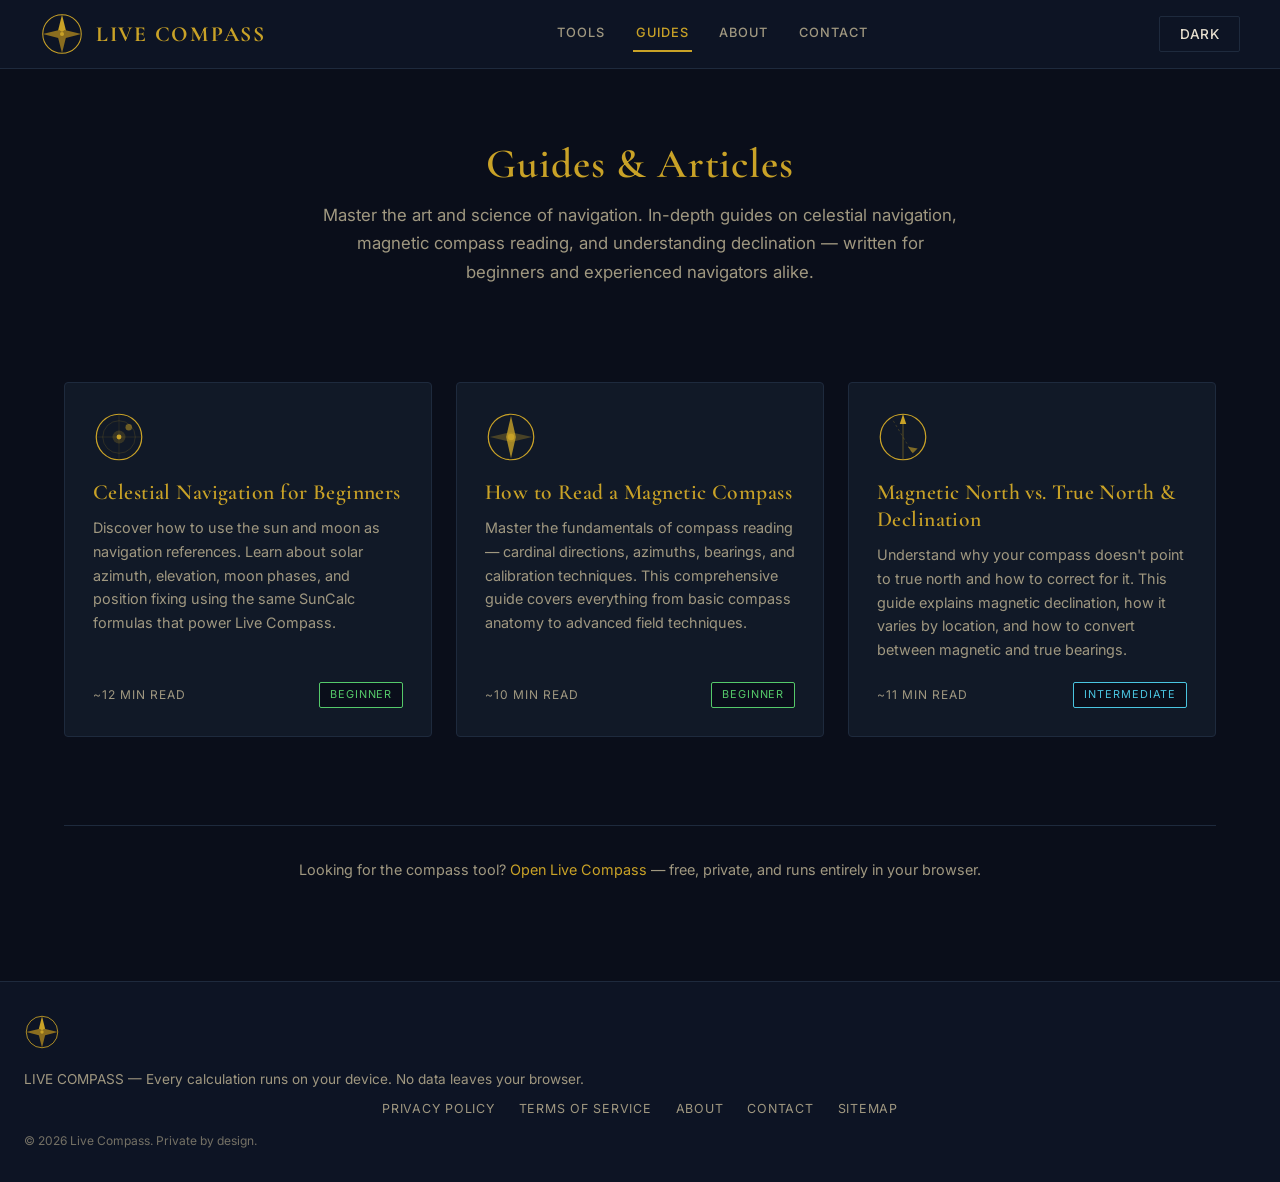
<file: guides/index.html>
<!DOCTYPE html>
<html lang="en" data-theme="dark">
<head>
<meta charset="UTF-8">
<meta name="viewport" content="width=device-width, initial-scale=1.0, viewport-fit=cover">
<meta name="theme-color" content="#0a0e1a">
<meta name="description" content="Navigation guides and articles — celestial navigation, magnetic compass reading, and declination explained.">
<title>Guides & Articles — Live Compass</title>
<link rel="icon" type="image/png" sizes="48x48" href="/favicon-48x48.png" />
<link rel="icon" type="image/png" sizes="96x96" href="/favicon-96x96.png" />
<link rel="icon" type="image/svg+xml" href="/favicon.svg" />
<link rel="apple-touch-icon" sizes="180x180" href="/apple-touch-icon.png" />
<link rel="shortcut icon" href="/favicon-48x48.png" />
<link rel="icon" type="image/svg+xml" href="data:image/svg+xml,%3Csvg xmlns='http://www.w3.org/2000/svg' viewBox='0 0 64 64'%3E%3Ccircle cx='32' cy='32' r="28" fill='none' stroke='%23c9a227' stroke-width='2'/%3E%3Cpolygon points='32,4 38,28 32,36 26,28' fill='%23c9a227'/%3E%3Cpolygon points='32,60 38,36 32,28 26,36' fill='%235a4a1f'/%3E%3Cpolygon points='4,32 28,26 36,32 28,38' fill='%235a4a1f'/%3E%3Cpolygon points='60,32 36,26 28,32 36,38' fill='%235a4a1f'/%3E%3C/svg%3E">
<link rel="preconnect" href="https://fonts.googleapis.com">
<link rel="preconnect" href="https://fonts.gstatic.com" crossorigin>
<link href="https://fonts.googleapis.com/css2?family=Cormorant+Garamond:wght@400;500;600;700&family=Inter:wght@300;400;500;600&display=swap" rel="stylesheet">
<link rel="stylesheet" href="../styles.css">
<style>
/* ---------- Guides Hub ---------- */
.guides-hero{text-align:center;padding:2.5rem 0 1.5rem}
.guides-hero h1{font-size:2.6rem;color:var(--brass);margin-bottom:.75rem;line-height:1.15}
.guides-hero p{color:var(--fg-dim);font-size:1.05rem;max-width:640px;margin:0 auto;line-height:1.7}
.guides-grid{display:grid;grid-template-columns:repeat(auto-fit,minmax(300px,1fr));gap:1.5rem;margin:2.5rem 0}
.guide-card{background:var(--panel-bg);border:1px solid var(--panel-border);border-radius:4px;padding:1.75rem;display:flex;flex-direction:column;text-decoration:none;color:var(--fg);transition:border-color .25s,box-shadow .25s,transform .25s;position:relative;overflow:hidden}
.guide-card::before{content:'';position:absolute;top:0;left:0;right:0;height:3px;background:linear-gradient(90deg,var(--brass),var(--brass-light),var(--brass));opacity:0;transition:opacity .25s}
.guide-card:hover{border-color:var(--brass);box-shadow:var(--glow);transform:translateY(-3px)}
.guide-card:hover::before{opacity:1}
.guide-card-icon{width:52px;height:52px;color:var(--brass);margin-bottom:1rem}
.guide-card h2{color:var(--brass);font-size:1.35rem;margin-bottom:.6rem;line-height:1.25}
.guide-card p{color:var(--fg-dim);font-size:.9rem;line-height:1.65;margin-bottom:1.25rem;flex:1}
.guide-card-meta{display:flex;align-items:center;justify-content:space-between;color:var(--fg-dim);font-size:.75rem;text-transform:uppercase;letter-spacing:.08em}
.guide-card-meta .read-time{display:flex;align-items:center;gap:.35rem}
.guide-card-meta .difficulty{background:var(--bg);border:1px solid var(--panel-border);padding:.2rem .6rem;border-radius:2px;font-size:.68rem}
.guide-card-meta .difficulty.beginner{border-color:#55c96a;color:#55c96a}
.guide-card-meta .difficulty.intermediate{border-color:var(--accent-cyan);color:var(--accent-cyan)}
.guides-cta{text-align:center;padding:2rem 0 1rem;border-top:1px solid var(--panel-border);margin-top:1rem}
.guides-cta p{color:var(--fg-dim);font-size:.9rem;margin-bottom:1.25rem}
@media(max-width:768px){.guides-hero h1{font-size:2rem}.guides-grid{grid-template-columns:1fr}}
</style>
</head>
<body>
<header class="site-header">
  <div class="header-inner">
    <a class="logo" href="../index.html">
      <svg class="logo-mark" viewBox="0 0 64 64" aria-hidden="true"><circle cx="32" cy="32" r="28" fill="none" stroke="currentColor" stroke-width="1.5"/><polygon points="32,4 38,28 32,36 26,28" fill="var(--brass)"/><polygon points="32,60 38,36 32,28 26,36" fill="var(--brass-dim)"/><polygon points="4,32 28,26 36,32 28,38" fill="var(--brass-dim)"/><polygon points="60,32 36,26 28,32 36,38" fill="var(--brass-dim)"/><circle cx="32" cy="32" r="3" fill="currentColor"/></svg>
      <span class="logo-name">LIVE COMPASS</span>
    </a>
    <nav class="site-nav" aria-label="Primary">
      <a href="../index.html">Tools</a>
      <a href="index.html" class="active">Guides</a>
      <a href="../about.html">About</a>
      <a href="../contact.html">Contact</a>
    </nav>
    <button id="theme-toggle" class="btn btn-ghost btn-sm" aria-label="Toggle theme"><span class="theme-label">Dark</span></button>
  </div>
</header>
<main class="main-content">
  <div class="guides-hero">
    <h1>Guides & Articles</h1>
    <p>Master the art and science of navigation. In-depth guides on celestial navigation, magnetic compass reading, and understanding declination — written for beginners and experienced navigators alike.</p>
  </div>

  <div class="guides-grid">
    <a class="guide-card" href="celestial-navigation-for-beginners.html">
      <svg class="guide-card-icon" viewBox="0 0 64 64" aria-hidden="true"><circle cx="32" cy="32" r="28" fill="none" stroke="currentColor" stroke-width="1.5"/><circle cx="32" cy="32" r="20" fill="none" stroke="currentColor" stroke-width=".5" opacity=".4"/><line x1="32" y1="4" x2="32" y2="60" stroke="currentColor" stroke-width=".5" opacity=".3"/><line x1="4" y1="32" x2="60" y2="32" stroke="currentColor" stroke-width=".5" opacity=".3"/><circle cx="32" cy="32" r="8" fill="currentColor" opacity=".2"/><circle cx="32" cy="32" r="3" fill="currentColor"/><circle cx="44" cy="20" r="4" fill="currentColor" opacity=".5"/></svg>
      <h2>Celestial Navigation for Beginners</h2>
      <p>Discover how to use the sun and moon as navigation references. Learn about solar azimuth, elevation, moon phases, and position fixing using the same SunCalc formulas that power Live Compass.</p>
      <div class="guide-card-meta">
        <span class="read-time">~12 min read</span>
        <span class="difficulty beginner">Beginner</span>
      </div>
    </a>

    <a class="guide-card" href="how-to-read-a-magnetic-compass.html">
      <svg class="guide-card-icon" viewBox="0 0 64 64" aria-hidden="true"><circle cx="32" cy="32" r="28" fill="none" stroke="currentColor" stroke-width="1.5"/><polygon points="32,6 38,32 32,58 26,32" fill="currentColor" opacity=".8"/><polygon points="6,32 32,26 58,32 32,38" fill="currentColor" opacity=".3"/><circle cx="32" cy="32" r="4" fill="currentColor"/></svg>
      <h2>How to Read a Magnetic Compass</h2>
      <p>Master the fundamentals of compass reading — cardinal directions, azimuths, bearings, and calibration techniques. This comprehensive guide covers everything from basic compass anatomy to advanced field techniques.</p>
      <div class="guide-card-meta">
        <span class="read-time">~10 min read</span>
        <span class="difficulty beginner">Beginner</span>
      </div>
    </a>

    <a class="guide-card" href="magnetic-north-vs-true-north-declination.html">
      <svg class="guide-card-icon" viewBox="0 0 64 64" aria-hidden="true"><circle cx="32" cy="32" r="28" fill="none" stroke="currentColor" stroke-width="1.5"/><line x1="32" y1="4" x2="32" y2="60" stroke="currentColor" stroke-width="1" opacity=".5"/><polygon points="32,4 28,16 36,16" fill="currentColor"/><line x1="20" y1="12" x2="44" y2="52" stroke="currentColor" stroke-width=".75" stroke-dasharray="3 3" opacity=".4"/><polygon points="44,52 38,44 50,46" fill="currentColor" opacity=".6"/></svg>
      <h2>Magnetic North vs. True North &amp; Declination</h2>
      <p>Understand why your compass doesn't point to true north and how to correct for it. This guide explains magnetic declination, how it varies by location, and how to convert between magnetic and true bearings.</p>
      <div class="guide-card-meta">
        <span class="read-time">~11 min read</span>
        <span class="difficulty intermediate">Intermediate</span>
      </div>
    </a>
  </div>

  <div class="guides-cta">
    <p>Looking for the compass tool? <a href="../index.html" style="color:var(--brass);text-decoration:none">Open Live Compass</a> — free, private, and runs entirely in your browser.</p>
  </div>
</main>
<footer class="site-footer">
  <svg class="footer-logo" viewBox="0 0 64 64" aria-hidden="true"><circle cx="32" cy="32" r="28" fill="none" stroke="currentColor" stroke-width="1.5"/><polygon points="32,4 38,28 32,36 26,28" fill="var(--brass)"/><polygon points="32,60 38,36 32,28 26,36" fill="var(--brass-dim)"/><polygon points="4,32 28,26 36,32 28,38" fill="var(--brass-dim)"/><polygon points="60,32 36,26 28,32 36,38" fill="var(--brass-dim)"/><circle cx="32" cy="32" r="3" fill="currentColor"/></svg>
  <p class="footer-text">LIVE COMPASS — Every calculation runs on your device. No data leaves your browser.</p>
  <nav class="footer-nav" aria-label="Footer">
    <a href="../privacy-policy.html">Privacy Policy</a>
    <a href="../terms.html">Terms of Service</a>
    <a href="../about.html">About</a>
    <a href="../contact.html">Contact</a>
    <a href="../sitemap.xml">Sitemap</a>
  </nav>
  <p class="footer-copy">&copy; <span id="year"></span> Live Compass. Private by design.</p>
</footer>
<script src="../theme.js"></script>
</body>
</html>
</file>
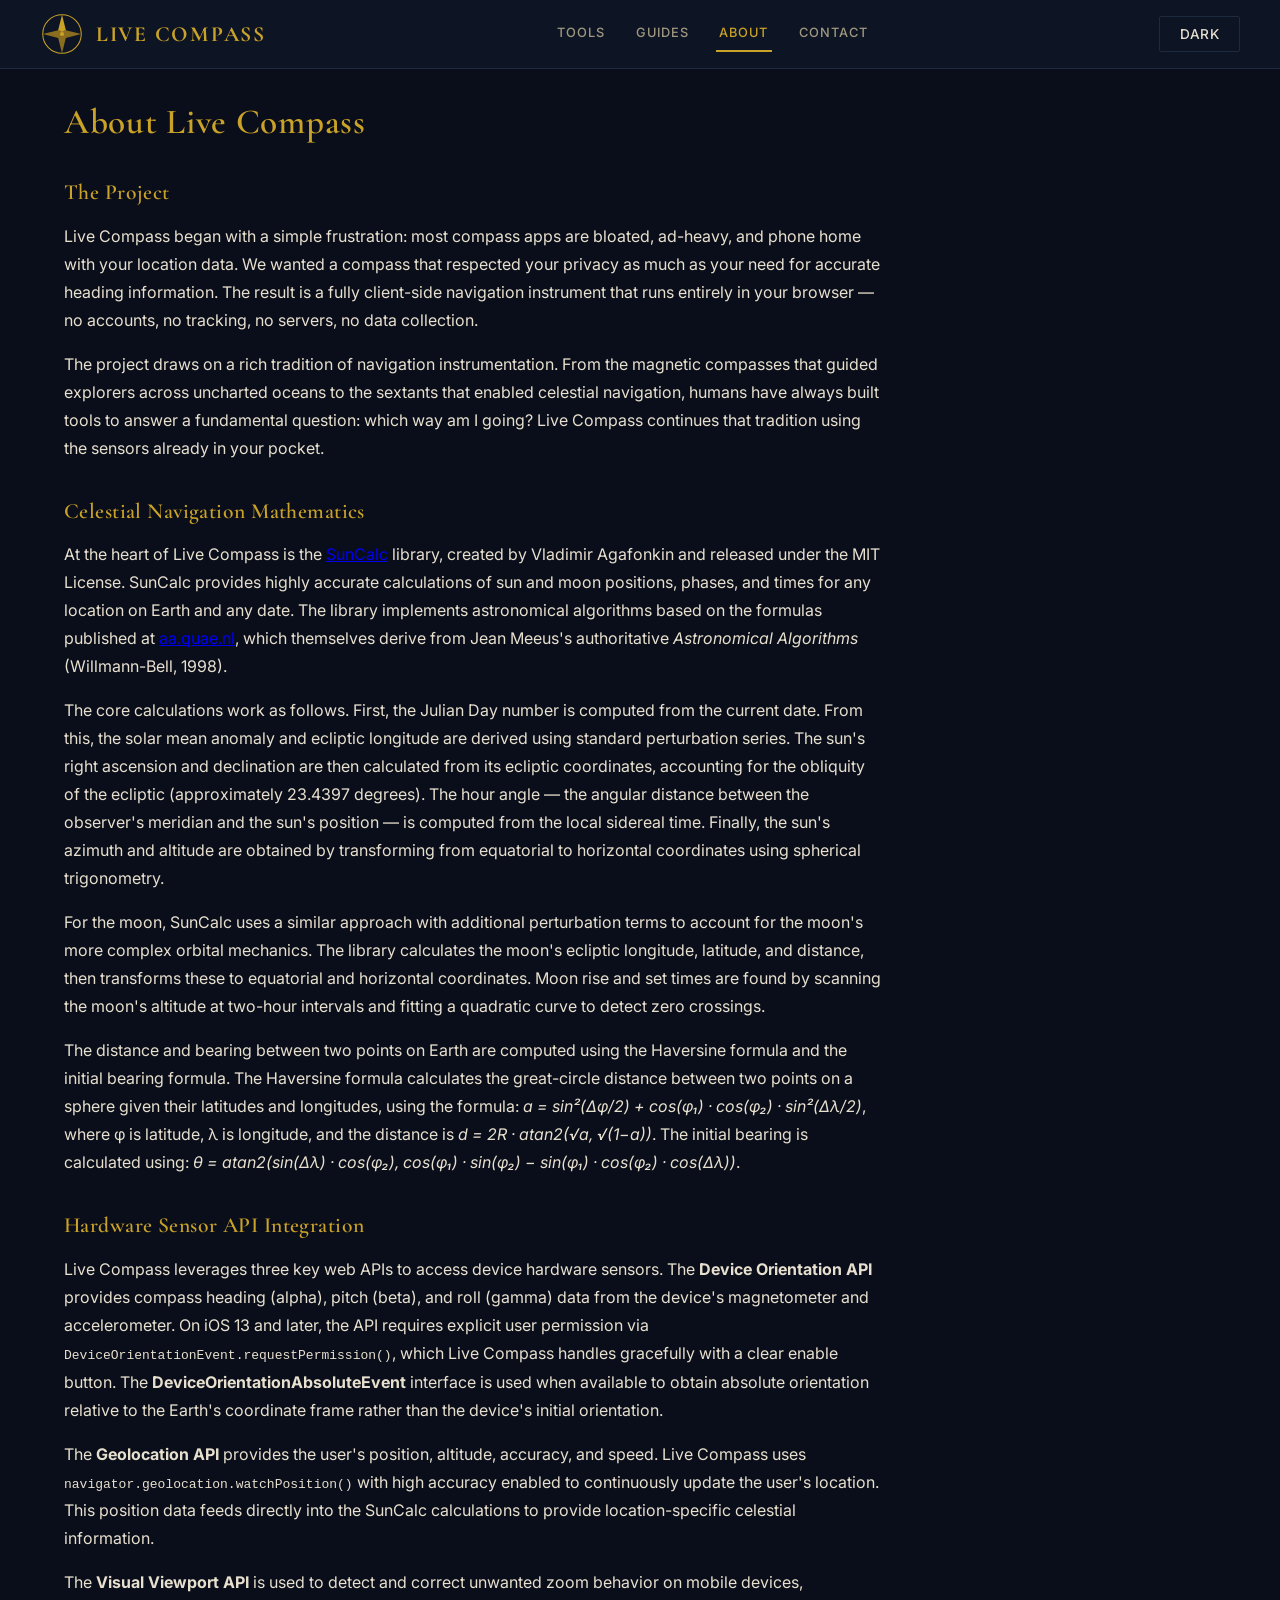
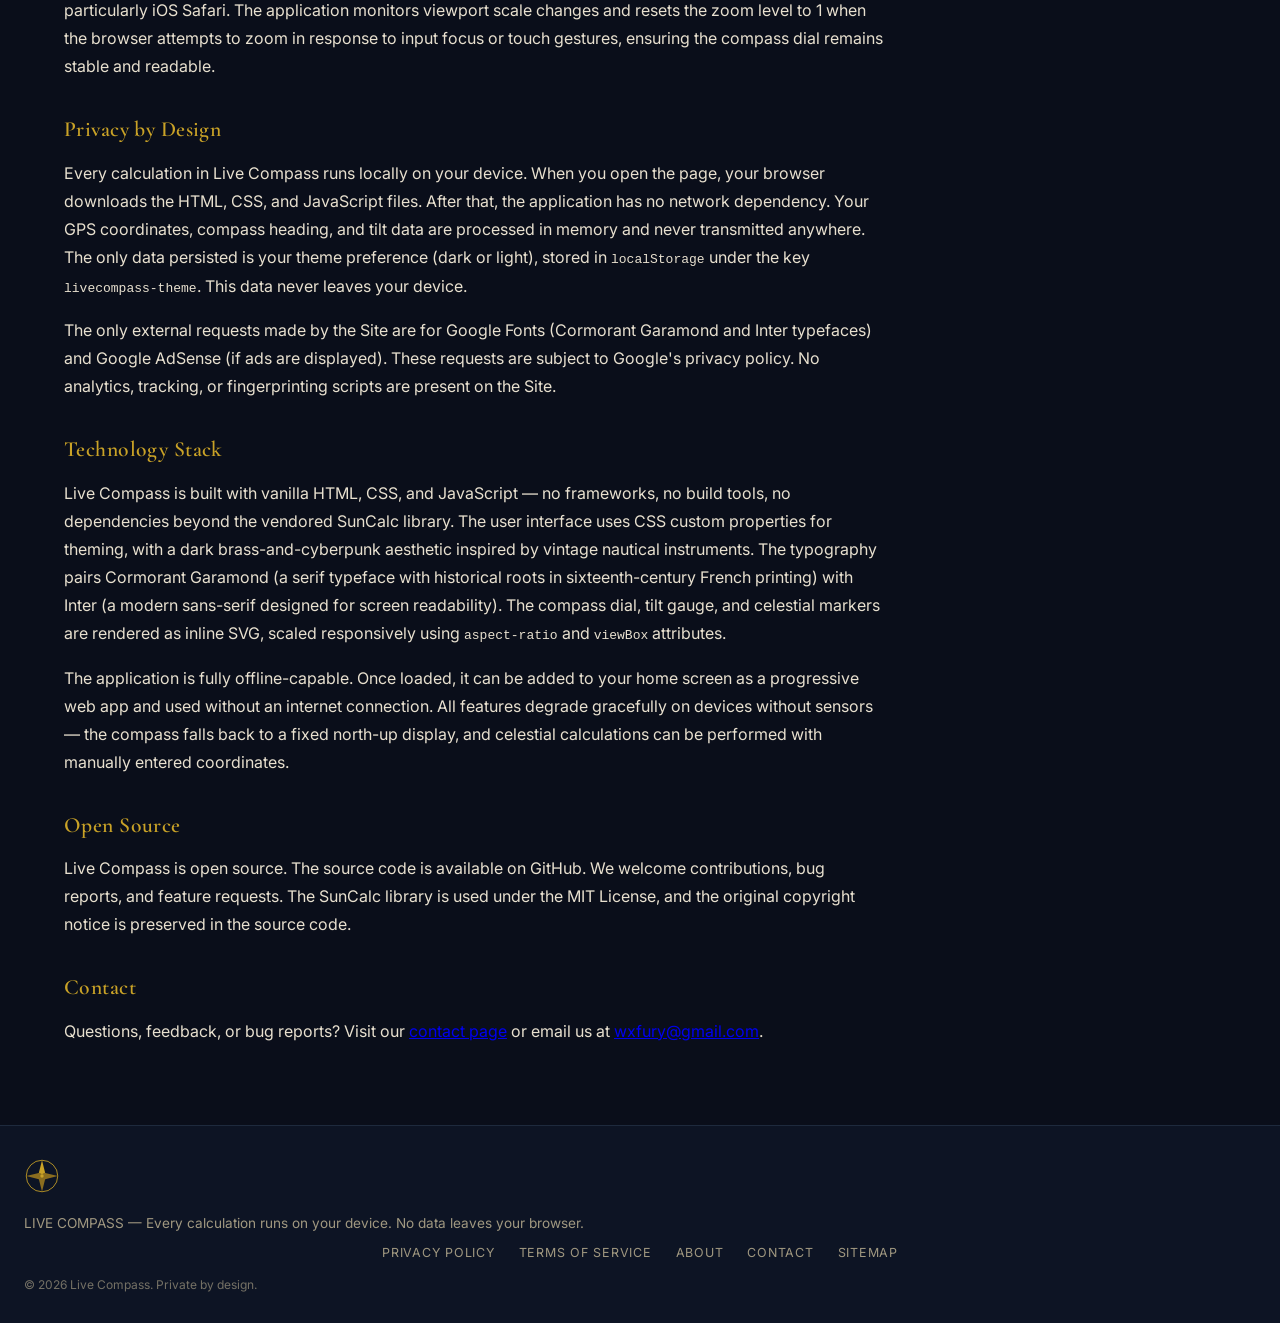
<file: about.html>
<!DOCTYPE html>
<html lang="en" data-theme="dark">
<head>
<meta charset="UTF-8">
<meta name="viewport" content="width=device-width, initial-scale=1.0, viewport-fit=cover">
<meta name="theme-color" content="#0a0e1a">
<meta name="description" content="About Live Compass — a free, privacy-first celestial navigation tool built with SunCalc, device sensors, and the Haversine formula.">
<title>About — Live Compass</title>
<link rel="icon" type="image/png" sizes="48x48" href="/favicon-48x48.png" />
<link rel="icon" type="image/png" sizes="96x96" href="/favicon-96x96.png" />
<link rel="icon" type="image/svg+xml" href="/favicon.svg" />
<link rel="apple-touch-icon" sizes="180x180" href="/apple-touch-icon.png" />
<link rel="shortcut icon" href="/favicon-48x48.png" />
<link rel="icon" type="image/svg+xml" href="data:image/svg+xml,%3Csvg xmlns='http://www.w3.org/2000/svg' viewBox='0 0 64 64'%3E%3Ccircle cx='32' cy='32' r='28' fill='none' stroke='%23c9a227' stroke-width='2'/%3E%3Cpolygon points='32,4 38,28 32,36 26,28' fill='%23c9a227'/%3E%3Cpolygon points='32,60 38,36 32,28 26,36' fill='%235a4a1f'/%3E%3Cpolygon points='4,32 28,26 36,32 28,38' fill='%235a4a1f'/%3E%3Cpolygon points='60,32 36,26 28,32 36,38' fill='%235a4a1f'/%3E%3C/svg%3E">
<link rel="preconnect" href="https://fonts.googleapis.com">
<link rel="preconnect" href="https://fonts.gstatic.com" crossorigin>
<link href="https://fonts.googleapis.com/css2?family=Cormorant+Garamond:wght@400;500;600;700&family=Inter:wght@300;400;500;600&display=swap" rel="stylesheet">
<link rel="stylesheet" href="styles.css">
</head>
<body>
<header class="site-header">
  <div class="header-inner">
    <a class="logo" href="index.html">
      <svg class="logo-mark" viewBox="0 0 64 64" aria-hidden="true"><circle cx="32" cy="32" r="28" fill="none" stroke="currentColor" stroke-width="1.5"/><polygon points="32,4 38,28 32,36 26,28" fill="var(--brass)"/><polygon points="32,60 38,36 32,28 26,36" fill="var(--brass-dim)"/><polygon points="4,32 28,26 36,32 28,38" fill="var(--brass-dim)"/><polygon points="60,32 36,26 28,32 36,38" fill="var(--brass-dim)"/><circle cx="32" cy="32" r="3" fill="currentColor"/></svg>
      <span class="logo-name">LIVE COMPASS</span>
    </a>
    <nav class="site-nav" aria-label="Primary">
      <a href="index.html">Tools</a>
      <a href="guides/index.html">Guides</a>
      <a href="about.html" class="active">About</a>
      <a href="contact.html">Contact</a>
    </nav>
    <button id="theme-toggle" class="btn btn-ghost btn-sm" aria-label="Toggle theme"><span class="theme-label">Dark</span></button>
  </div>
</header>
<main class="main-content">
  <div class="static-page">
    <h1>About Live Compass</h1>

    <h2>The Project</h2>
    <p>Live Compass began with a simple frustration: most compass apps are bloated, ad-heavy, and phone home with your location data. We wanted a compass that respected your privacy as much as your need for accurate heading information. The result is a fully client-side navigation instrument that runs entirely in your browser — no accounts, no tracking, no servers, no data collection.</p>
    <p>The project draws on a rich tradition of navigation instrumentation. From the magnetic compasses that guided explorers across uncharted oceans to the sextants that enabled celestial navigation, humans have always built tools to answer a fundamental question: which way am I going? Live Compass continues that tradition using the sensors already in your pocket.</p>

    <h2>Celestial Navigation Mathematics</h2>
    <p>At the heart of Live Compass is the <a href="https://github.com/mourner/suncalc" rel="noopener">SunCalc</a> library, created by Vladimir Agafonkin and released under the MIT License. SunCalc provides highly accurate calculations of sun and moon positions, phases, and times for any location on Earth and any date. The library implements astronomical algorithms based on the formulas published at <a href="http://aa.quae.nl/en/reken/zonpositie.html" rel="noopener">aa.quae.nl</a>, which themselves derive from Jean Meeus's authoritative <em>Astronomical Algorithms</em> (Willmann-Bell, 1998).</p>
    <p>The core calculations work as follows. First, the Julian Day number is computed from the current date. From this, the solar mean anomaly and ecliptic longitude are derived using standard perturbation series. The sun's right ascension and declination are then calculated from its ecliptic coordinates, accounting for the obliquity of the ecliptic (approximately 23.4397 degrees). The hour angle — the angular distance between the observer's meridian and the sun's position — is computed from the local sidereal time. Finally, the sun's azimuth and altitude are obtained by transforming from equatorial to horizontal coordinates using spherical trigonometry.</p>
    <p>For the moon, SunCalc uses a similar approach with additional perturbation terms to account for the moon's more complex orbital mechanics. The library calculates the moon's ecliptic longitude, latitude, and distance, then transforms these to equatorial and horizontal coordinates. Moon rise and set times are found by scanning the moon's altitude at two-hour intervals and fitting a quadratic curve to detect zero crossings.</p>
    <p>The distance and bearing between two points on Earth are computed using the Haversine formula and the initial bearing formula. The Haversine formula calculates the great-circle distance between two points on a sphere given their latitudes and longitudes, using the formula: <em>a = sin²(Δφ/2) + cos(φ₁) · cos(φ₂) · sin²(Δλ/2)</em>, where φ is latitude, λ is longitude, and the distance is <em>d = 2R · atan2(√a, √(1−a))</em>. The initial bearing is calculated using: <em>θ = atan2(sin(Δλ) · cos(φ₂), cos(φ₁) · sin(φ₂) − sin(φ₁) · cos(φ₂) · cos(Δλ))</em>.</p>

    <h2>Hardware Sensor API Integration</h2>
    <p>Live Compass leverages three key web APIs to access device hardware sensors. The <strong>Device Orientation API</strong> provides compass heading (alpha), pitch (beta), and roll (gamma) data from the device's magnetometer and accelerometer. On iOS 13 and later, the API requires explicit user permission via <code>DeviceOrientationEvent.requestPermission()</code>, which Live Compass handles gracefully with a clear enable button. The <strong>DeviceOrientationAbsoluteEvent</strong> interface is used when available to obtain absolute orientation relative to the Earth's coordinate frame rather than the device's initial orientation.</p>
    <p>The <strong>Geolocation API</strong> provides the user's position, altitude, accuracy, and speed. Live Compass uses <code>navigator.geolocation.watchPosition()</code> with high accuracy enabled to continuously update the user's location. This position data feeds directly into the SunCalc calculations to provide location-specific celestial information.</p>
    <p>The <strong>Visual Viewport API</strong> is used to detect and correct unwanted zoom behavior on mobile devices, particularly iOS Safari. The application monitors viewport scale changes and resets the zoom level to 1 when the browser attempts to zoom in response to input focus or touch gestures, ensuring the compass dial remains stable and readable.</p>

    <h2>Privacy by Design</h2>
    <p>Every calculation in Live Compass runs locally on your device. When you open the page, your browser downloads the HTML, CSS, and JavaScript files. After that, the application has no network dependency. Your GPS coordinates, compass heading, and tilt data are processed in memory and never transmitted anywhere. The only data persisted is your theme preference (dark or light), stored in <code>localStorage</code> under the key <code>livecompass-theme</code>. This data never leaves your device.</p>
    <p>The only external requests made by the Site are for Google Fonts (Cormorant Garamond and Inter typefaces) and Google AdSense (if ads are displayed). These requests are subject to Google's privacy policy. No analytics, tracking, or fingerprinting scripts are present on the Site.</p>

    <h2>Technology Stack</h2>
    <p>Live Compass is built with vanilla HTML, CSS, and JavaScript — no frameworks, no build tools, no dependencies beyond the vendored SunCalc library. The user interface uses CSS custom properties for theming, with a dark brass-and-cyberpunk aesthetic inspired by vintage nautical instruments. The typography pairs Cormorant Garamond (a serif typeface with historical roots in sixteenth-century French printing) with Inter (a modern sans-serif designed for screen readability). The compass dial, tilt gauge, and celestial markers are rendered as inline SVG, scaled responsively using <code>aspect-ratio</code> and <code>viewBox</code> attributes.</p>
    <p>The application is fully offline-capable. Once loaded, it can be added to your home screen as a progressive web app and used without an internet connection. All features degrade gracefully on devices without sensors — the compass falls back to a fixed north-up display, and celestial calculations can be performed with manually entered coordinates.</p>

    <h2>Open Source</h2>
    <p>Live Compass is open source. The source code is available on GitHub. We welcome contributions, bug reports, and feature requests. The SunCalc library is used under the MIT License, and the original copyright notice is preserved in the source code.</p>

    <h2>Contact</h2>
    <p>Questions, feedback, or bug reports? Visit our <a href="contact.html">contact page</a> or email us at <a href="mailto:wxfury@gmail.com">wxfury@gmail.com</a>.</p>
  </div>
</main>
<footer class="site-footer">
  <svg class="footer-logo" viewBox="0 0 64 64" aria-hidden="true"><circle cx="32" cy="32" r="28" fill="none" stroke="currentColor" stroke-width="1.5"/><polygon points="32,4 38,28 32,36 26,28" fill="var(--brass)"/><polygon points="32,60 38,36 32,28 26,36" fill="var(--brass-dim)"/><polygon points="4,32 28,26 36,32 28,38" fill="var(--brass-dim)"/><polygon points="60,32 36,26 28,32 36,38" fill="var(--brass-dim)"/><circle cx="32" cy="32" r="3" fill="currentColor"/></svg>
  <p class="footer-text">LIVE COMPASS — Every calculation runs on your device. No data leaves your browser.</p>
  <nav class="footer-nav" aria-label="Footer">
    <a href="privacy-policy.html">Privacy Policy</a>
    <a href="terms.html">Terms of Service</a>
    <a href="about.html">About</a>
    <a href="contact.html">Contact</a>
    <a href="sitemap.xml">Sitemap</a>
  </nav>
  <p class="footer-copy">&copy; <span id="year"></span> Live Compass. Private by design.</p>
</footer>
<script src="theme.js"></script>
</body>
</html>
</file>
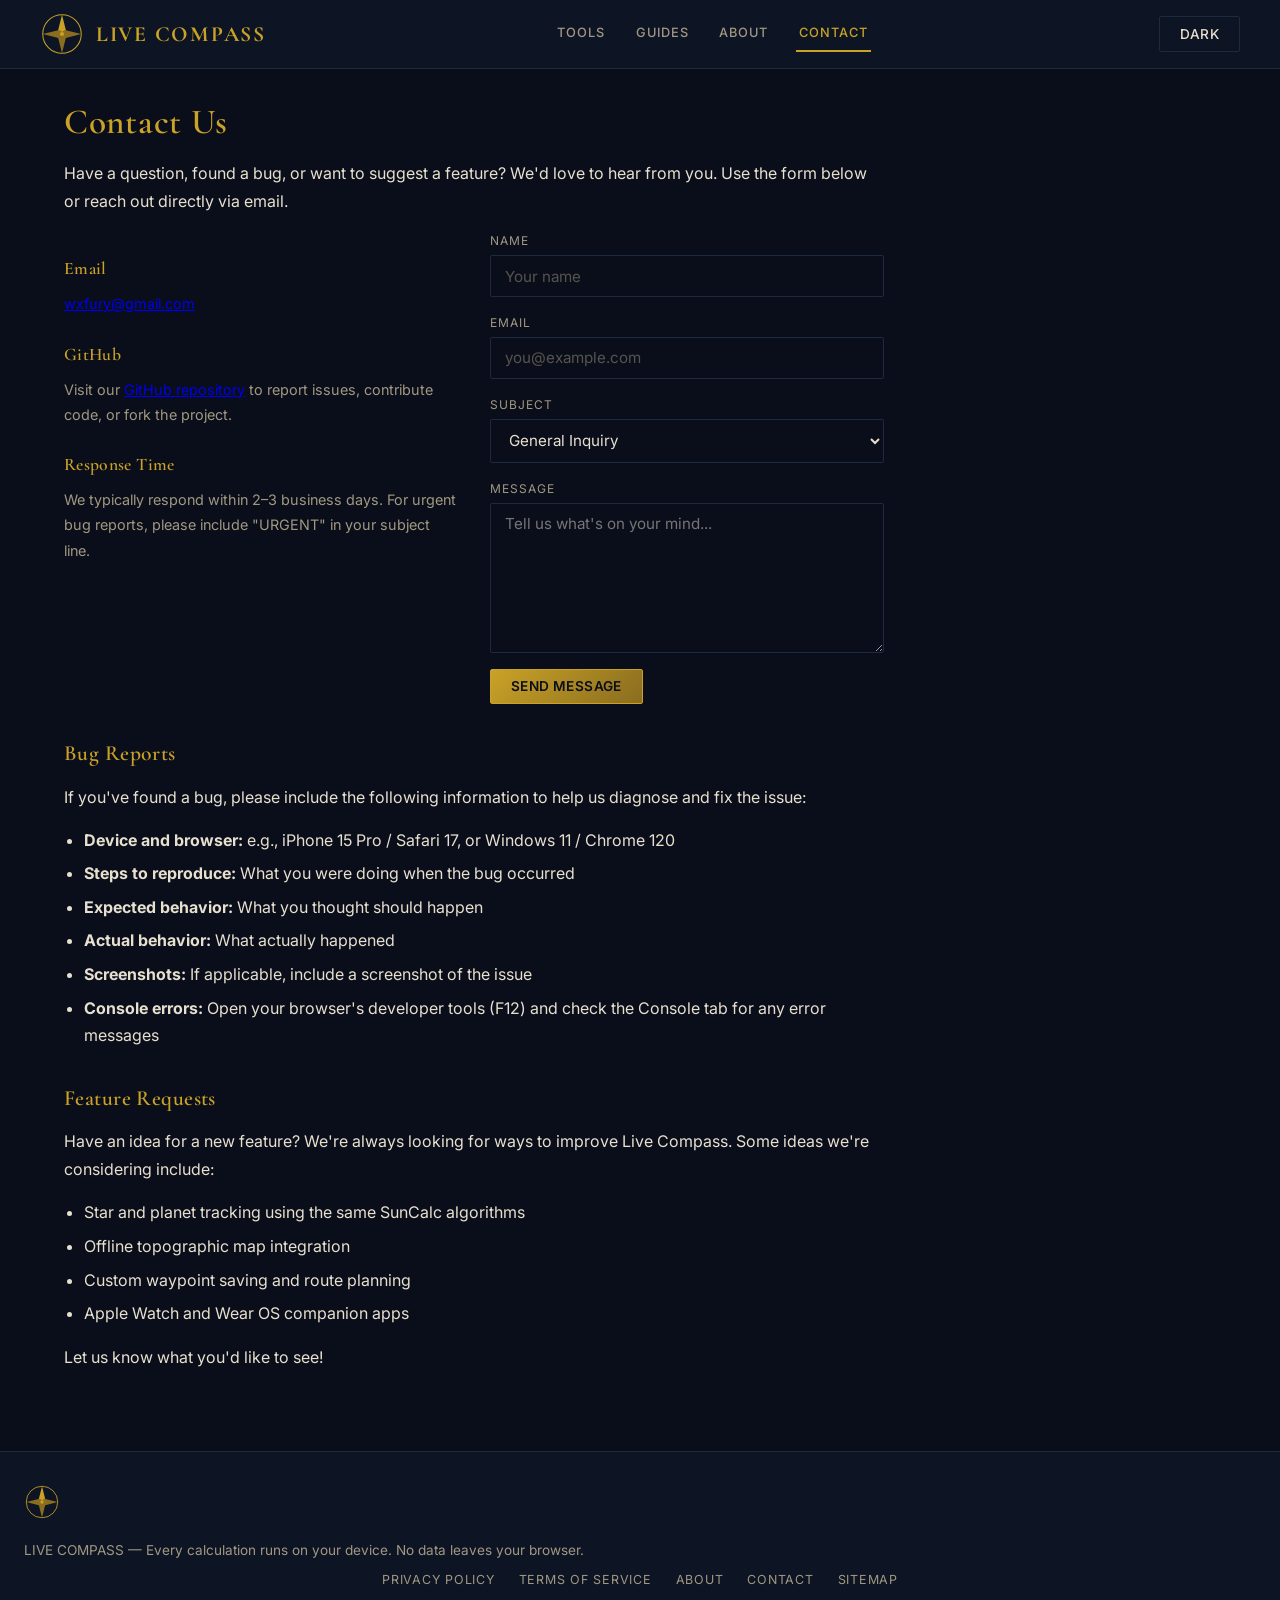
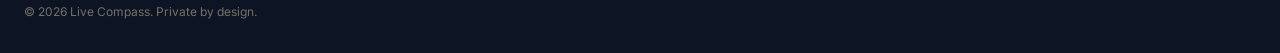
<file: contact.html>
<!DOCTYPE html>
<html lang="en" data-theme="dark">
<head>
<meta charset="UTF-8">
<meta name="viewport" content="width=device-width, initial-scale=1.0, viewport-fit=cover">
<meta name="theme-color" content="#0a0e1a">
<meta name="description" content="Contact the Live Compass team — get in touch for support, feedback, bug reports, or collaboration.">
<title>Contact — Live Compass</title>
<link rel="icon" type="image/png" sizes="48x48" href="/favicon-48x48.png" />
<link rel="icon" type="image/png" sizes="96x96" href="/favicon-96x96.png" />
<link rel="icon" type="image/svg+xml" href="/favicon.svg" />
<link rel="apple-touch-icon" sizes="180x180" href="/apple-touch-icon.png" />
<link rel="shortcut icon" href="/favicon-48x48.png" />
<link rel="icon" type="image/svg+xml" href="data:image/svg+xml,%3Csvg xmlns='http://www.w3.org/2000/svg' viewBox='0 0 64 64'%3E%3Ccircle cx='32' cy='32' r='28' fill='none' stroke='%23c9a227' stroke-width='2'/%3E%3Cpolygon points='32,4 38,28 32,36 26,28' fill='%23c9a227'/%3E%3Cpolygon points='32,60 38,36 32,28 26,36' fill='%235a4a1f'/%3E%3Cpolygon points='4,32 28,26 36,32 28,38' fill='%235a4a1f'/%3E%3Cpolygon points='60,32 36,26 28,32 36,38' fill='%235a4a1f'/%3E%3C/svg%3E">
<link rel="preconnect" href="https://fonts.googleapis.com">
<link rel="preconnect" href="https://fonts.gstatic.com" crossorigin>
<link href="https://fonts.googleapis.com/css2?family=Cormorant+Garamond:wght@400;500;600;700&family=Inter:wght@300;400;500;600&display=swap" rel="stylesheet">
<link rel="stylesheet" href="styles.css">
</head>
<body>
<header class="site-header">
  <div class="header-inner">
    <a class="logo" href="index.html">
      <svg class="logo-mark" viewBox="0 0 64 64" aria-hidden="true"><circle cx="32" cy="32" r="28" fill="none" stroke="currentColor" stroke-width="1.5"/><polygon points="32,4 38,28 32,36 26,28" fill="var(--brass)"/><polygon points="32,60 38,36 32,28 26,36" fill="var(--brass-dim)"/><polygon points="4,32 28,26 36,32 28,38" fill="var(--brass-dim)"/><polygon points="60,32 36,26 28,32 36,38" fill="var(--brass-dim)"/><circle cx="32" cy="32" r="3" fill="currentColor"/></svg>
      <span class="logo-name">LIVE COMPASS</span>
    </a>
    <nav class="site-nav" aria-label="Primary">
      <a href="index.html">Tools</a>
      <a href="guides/index.html">Guides</a>
      <a href="about.html">About</a>
      <a href="contact.html" class="active">Contact</a>
    </nav>
    <button id="theme-toggle" class="btn btn-ghost btn-sm" aria-label="Toggle theme"><span class="theme-label">Dark</span></button>
  </div>
</header>
<main class="main-content">
  <div class="static-page">
    <h1>Contact Us</h1>
    <p>Have a question, found a bug, or want to suggest a feature? We'd love to hear from you. Use the form below or reach out directly via email.</p>

    <div class="contact-grid">
      <div class="contact-info">
        <h3>Email</h3>
        <p><a href="mailto:wxfury@gmail.com">wxfury@gmail.com</a></p>
        <h3>GitHub</h3>
        <p>Visit our <a href="https://github.com" rel="noopener">GitHub repository</a> to report issues, contribute code, or fork the project.</p>
        <h3>Response Time</h3>
        <p>We typically respond within 2–3 business days. For urgent bug reports, please include "URGENT" in your subject line.</p>
      </div>
      <form class="contact-form" action="mailto:wxfury@gmail.com" method="post" enctype="text/plain">
        <div class="input-group">
          <label for="contact-name">Name</label>
          <input type="text" id="contact-name" name="name" placeholder="Your name" required>
        </div>
        <div class="input-group">
          <label for="contact-email">Email</label>
          <input type="email" id="contact-email" name="email" placeholder="you@example.com" required>
        </div>
        <div class="input-group">
          <label for="contact-subject">Subject</label>
          <select id="contact-subject" name="subject">
            <option value="general">General Inquiry</option>
            <option value="bug">Bug Report</option>
            <option value="feature">Feature Request</option>
            <option value="privacy">Privacy Question</option>
            <option value="other">Other</option>
          </select>
        </div>
        <div class="input-group">
          <label for="contact-message">Message</label>
          <textarea id="contact-message" name="message" placeholder="Tell us what's on your mind..." required></textarea>
        </div>
        <button type="submit" class="btn btn-primary">Send Message</button>
      </form>
    </div>

    <h2>Bug Reports</h2>
    <p>If you've found a bug, please include the following information to help us diagnose and fix the issue:</p>
    <ul>
      <li><strong>Device and browser:</strong> e.g., iPhone 15 Pro / Safari 17, or Windows 11 / Chrome 120</li>
      <li><strong>Steps to reproduce:</strong> What you were doing when the bug occurred</li>
      <li><strong>Expected behavior:</strong> What you thought should happen</li>
      <li><strong>Actual behavior:</strong> What actually happened</li>
      <li><strong>Screenshots:</strong> If applicable, include a screenshot of the issue</li>
      <li><strong>Console errors:</strong> Open your browser's developer tools (F12) and check the Console tab for any error messages</li>
    </ul>

    <h2>Feature Requests</h2>
    <p>Have an idea for a new feature? We're always looking for ways to improve Live Compass. Some ideas we're considering include:</p>
    <ul>
      <li>Star and planet tracking using the same SunCalc algorithms</li>
      <li>Offline topographic map integration</li>
      <li>Custom waypoint saving and route planning</li>
      <li>Apple Watch and Wear OS companion apps</li>
    </ul>
    <p>Let us know what you'd like to see!</p>
  </div>
</main>
<footer class="site-footer">
  <svg class="footer-logo" viewBox="0 0 64 64" aria-hidden="true"><circle cx="32" cy="32" r="28" fill="none" stroke="currentColor" stroke-width="1.5"/><polygon points="32,4 38,28 32,36 26,28" fill="var(--brass)"/><polygon points="32,60 38,36 32,28 26,36" fill="var(--brass-dim)"/><polygon points="4,32 28,26 36,32 28,38" fill="var(--brass-dim)"/><polygon points="60,32 36,26 28,32 36,38" fill="var(--brass-dim)"/><circle cx="32" cy="32" r="3" fill="currentColor"/></svg>
  <p class="footer-text">LIVE COMPASS — Every calculation runs on your device. No data leaves your browser.</p>
  <nav class="footer-nav" aria-label="Footer">
    <a href="privacy-policy.html">Privacy Policy</a>
    <a href="terms.html">Terms of Service</a>
    <a href="about.html">About</a>
    <a href="contact.html">Contact</a>
    <a href="sitemap.xml">Sitemap</a>
  </nav>
  <p class="footer-copy">&copy; <span id="year"></span> Live Compass. Private by design.</p>
</footer>
<script src="theme.js"></script>
</body>
</html>
</file>
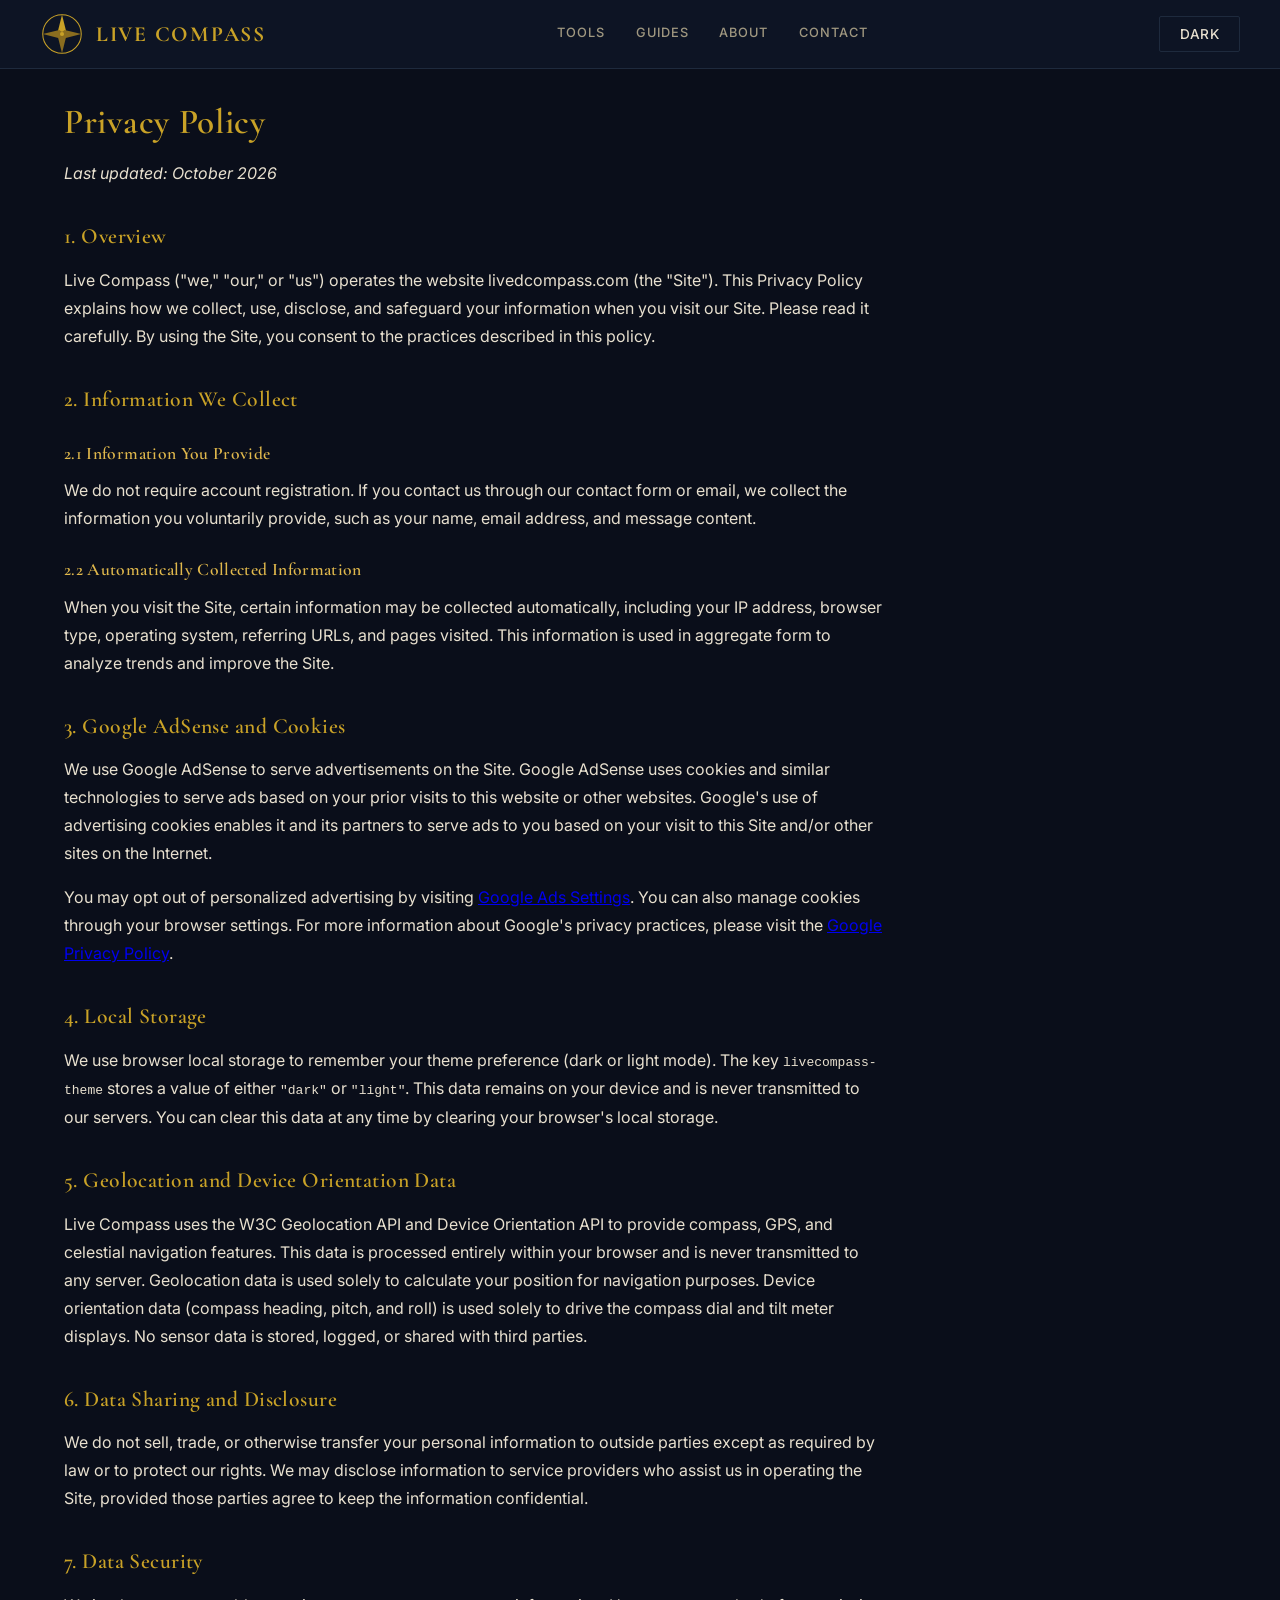
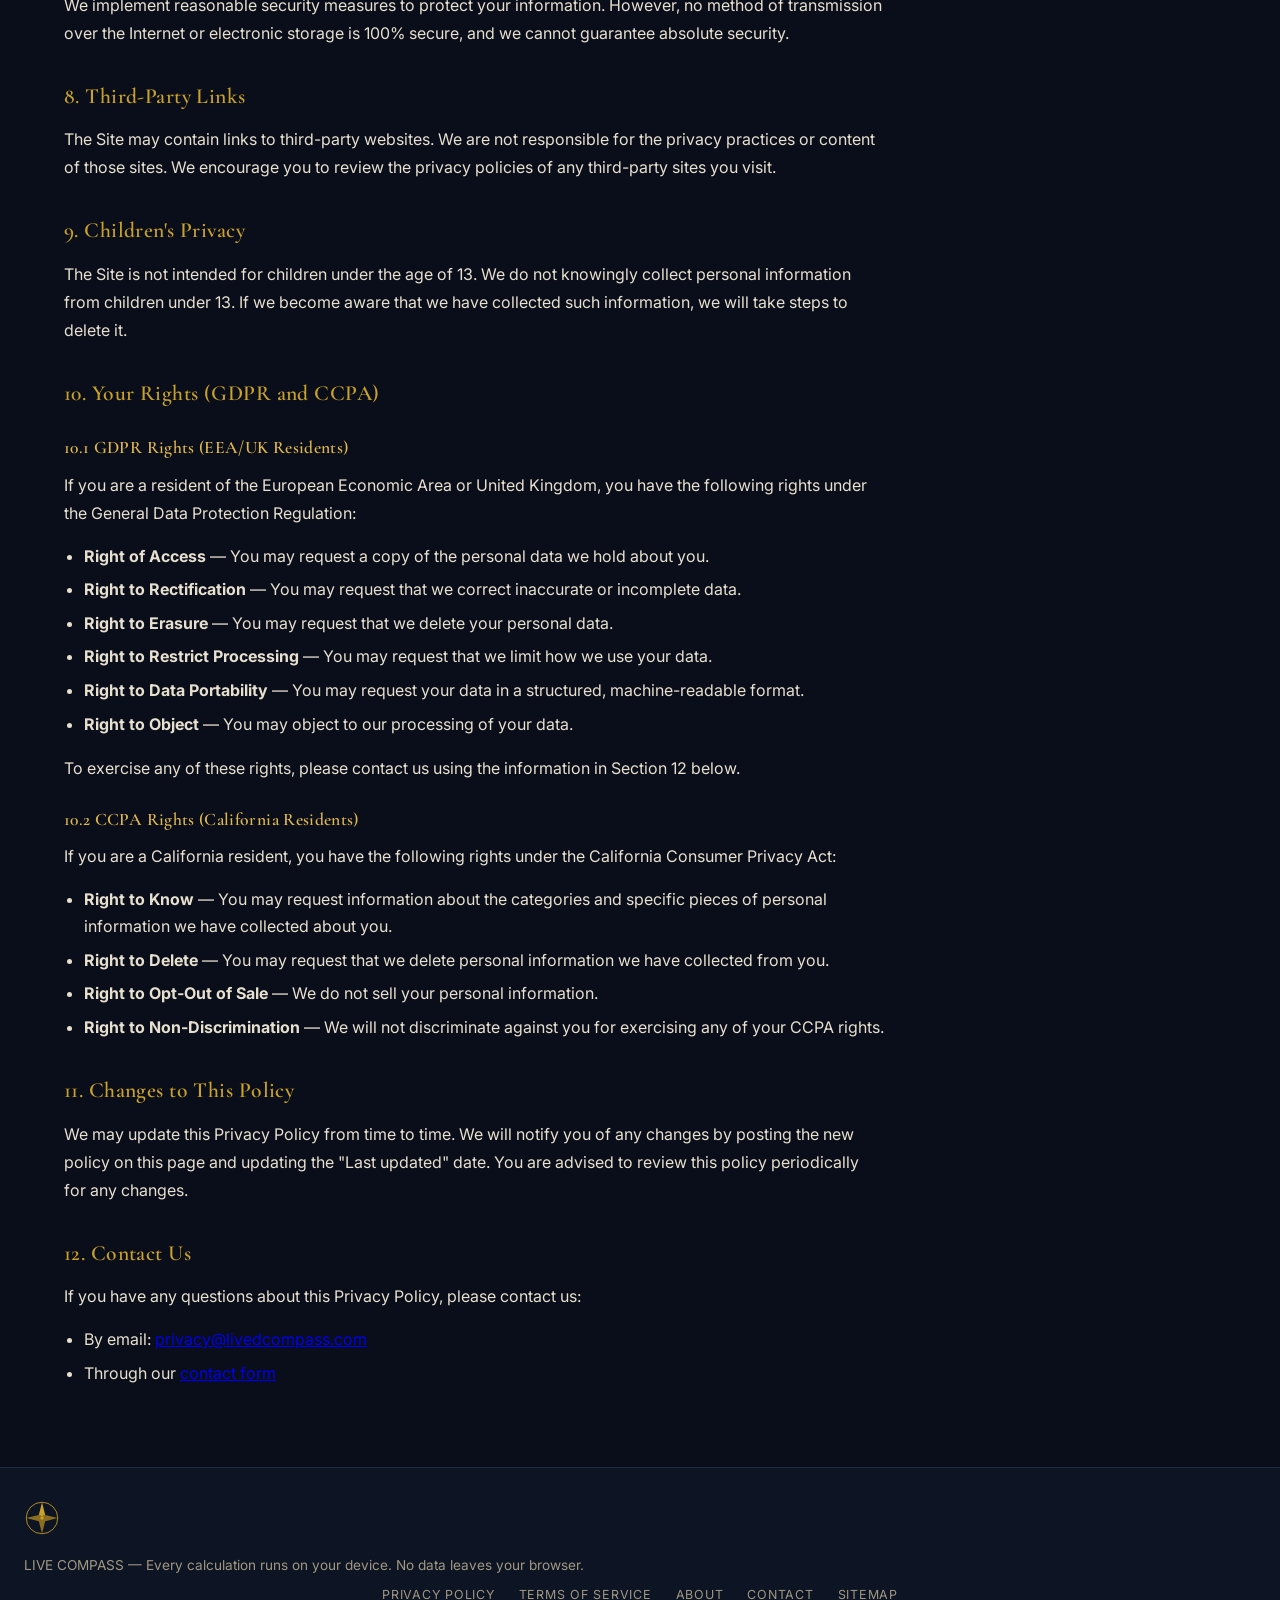
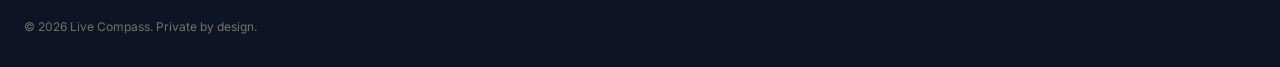
<file: privacy-policy.html>
<!DOCTYPE html>
<html lang="en" data-theme="dark">
<head>
<meta charset="UTF-8">
<meta name="viewport" content="width=device-width, initial-scale=1.0, viewport-fit=cover">
<meta name="theme-color" content="#0a0e1a">
<meta name="description" content="Privacy Policy for Live Compass — how we handle your data, cookies, and Google AdSense disclosure.">
<title>Privacy Policy — Live Compass</title>
<link rel="icon" type="image/png" sizes="48x48" href="/favicon-48x48.png" />
<link rel="icon" type="image/png" sizes="96x96" href="/favicon-96x96.png" />
<link rel="icon" type="image/svg+xml" href="/favicon.svg" />
<link rel="apple-touch-icon" sizes="180x180" href="/apple-touch-icon.png" />
<link rel="shortcut icon" href="/favicon-48x48.png" />
<link rel="icon" type="image/svg+xml" href="data:image/svg+xml,%3Csvg xmlns='http://www.w3.org/2000/svg' viewBox='0 0 64 64'%3E%3Ccircle cx='32' cy='32' r='28' fill='none' stroke='%23c9a227' stroke-width='2'/%3E%3Cpolygon points='32,4 38,28 32,36 26,28' fill='%23c9a227'/%3E%3Cpolygon points='32,60 38,36 32,28 26,36' fill='%235a4a1f'/%3E%3Cpolygon points='4,32 28,26 36,32 28,38' fill='%235a4a1f'/%3E%3Cpolygon points='60,32 36,26 28,32 36,38' fill='%235a4a1f'/%3E%3C/svg%3E">
<link rel="preconnect" href="https://fonts.googleapis.com">
<link rel="preconnect" href="https://fonts.gstatic.com" crossorigin>
<link href="https://fonts.googleapis.com/css2?family=Cormorant+Garamond:wght@400;500;600;700&family=Inter:wght@300;400;500;600&display=swap" rel="stylesheet">
<link rel="stylesheet" href="styles.css">
</head>
<body>
<header class="site-header">
  <div class="header-inner">
    <a class="logo" href="index.html">
      <svg class="logo-mark" viewBox="0 0 64 64" aria-hidden="true"><circle cx="32" cy="32" r="28" fill="none" stroke="currentColor" stroke-width="1.5"/><polygon points="32,4 38,28 32,36 26,28" fill="var(--brass)"/><polygon points="32,60 38,36 32,28 26,36" fill="var(--brass-dim)"/><polygon points="4,32 28,26 36,32 28,38" fill="var(--brass-dim)"/><polygon points="60,32 36,26 28,32 36,38" fill="var(--brass-dim)"/><circle cx="32" cy="32" r="3" fill="currentColor"/></svg>
      <span class="logo-name">LIVE COMPASS</span>
    </a>
    <nav class="site-nav" aria-label="Primary">
      <a href="index.html">Tools</a>
      <a href="guides/index.html">Guides</a>
      <a href="about.html">About</a>
      <a href="contact.html">Contact</a>
    </nav>
    <button id="theme-toggle" class="btn btn-ghost btn-sm" aria-label="Toggle theme"><span class="theme-label">Dark</span></button>
  </div>
</header>
<main class="main-content">
  <div class="static-page">
    <h1>Privacy Policy</h1>
    <p><em>Last updated: October 2026</em></p>

    <h2>1. Overview</h2>
    <p>Live Compass ("we," "our," or "us") operates the website livedcompass.com (the "Site"). This Privacy Policy explains how we collect, use, disclose, and safeguard your information when you visit our Site. Please read it carefully. By using the Site, you consent to the practices described in this policy.</p>

    <h2>2. Information We Collect</h2>
    <h3>2.1 Information You Provide</h3>
    <p>We do not require account registration. If you contact us through our contact form or email, we collect the information you voluntarily provide, such as your name, email address, and message content.</p>
    <h3>2.2 Automatically Collected Information</h3>
    <p>When you visit the Site, certain information may be collected automatically, including your IP address, browser type, operating system, referring URLs, and pages visited. This information is used in aggregate form to analyze trends and improve the Site.</p>

    <h2>3. Google AdSense and Cookies</h2>
    <p>We use Google AdSense to serve advertisements on the Site. Google AdSense uses cookies and similar technologies to serve ads based on your prior visits to this website or other websites. Google's use of advertising cookies enables it and its partners to serve ads to you based on your visit to this Site and/or other sites on the Internet.</p>
    <p>You may opt out of personalized advertising by visiting <a href="https://www.google.com/settings/ads" rel="noopener">Google Ads Settings</a>. You can also manage cookies through your browser settings. For more information about Google's privacy practices, please visit the <a href="https://policies.google.com/privacy" rel="noopener">Google Privacy Policy</a>.</p>

    <h2>4. Local Storage</h2>
    <p>We use browser local storage to remember your theme preference (dark or light mode). The key <code>livecompass-theme</code> stores a value of either <code>"dark"</code> or <code>"light"</code>. This data remains on your device and is never transmitted to our servers. You can clear this data at any time by clearing your browser's local storage.</p>

    <h2>5. Geolocation and Device Orientation Data</h2>
    <p>Live Compass uses the W3C Geolocation API and Device Orientation API to provide compass, GPS, and celestial navigation features. This data is processed entirely within your browser and is never transmitted to any server. Geolocation data is used solely to calculate your position for navigation purposes. Device orientation data (compass heading, pitch, and roll) is used solely to drive the compass dial and tilt meter displays. No sensor data is stored, logged, or shared with third parties.</p>

    <h2>6. Data Sharing and Disclosure</h2>
    <p>We do not sell, trade, or otherwise transfer your personal information to outside parties except as required by law or to protect our rights. We may disclose information to service providers who assist us in operating the Site, provided those parties agree to keep the information confidential.</p>

    <h2>7. Data Security</h2>
    <p>We implement reasonable security measures to protect your information. However, no method of transmission over the Internet or electronic storage is 100% secure, and we cannot guarantee absolute security.</p>

    <h2>8. Third-Party Links</h2>
    <p>The Site may contain links to third-party websites. We are not responsible for the privacy practices or content of those sites. We encourage you to review the privacy policies of any third-party sites you visit.</p>

    <h2>9. Children's Privacy</h2>
    <p>The Site is not intended for children under the age of 13. We do not knowingly collect personal information from children under 13. If we become aware that we have collected such information, we will take steps to delete it.</p>

    <h2>10. Your Rights (GDPR and CCPA)</h2>
    <h3>10.1 GDPR Rights (EEA/UK Residents)</h3>
    <p>If you are a resident of the European Economic Area or United Kingdom, you have the following rights under the General Data Protection Regulation:</p>
    <ul>
      <li><strong>Right of Access</strong> — You may request a copy of the personal data we hold about you.</li>
      <li><strong>Right to Rectification</strong> — You may request that we correct inaccurate or incomplete data.</li>
      <li><strong>Right to Erasure</strong> — You may request that we delete your personal data.</li>
      <li><strong>Right to Restrict Processing</strong> — You may request that we limit how we use your data.</li>
      <li><strong>Right to Data Portability</strong> — You may request your data in a structured, machine-readable format.</li>
      <li><strong>Right to Object</strong> — You may object to our processing of your data.</li>
    </ul>
    <p>To exercise any of these rights, please contact us using the information in Section 12 below.</p>
    <h3>10.2 CCPA Rights (California Residents)</h3>
    <p>If you are a California resident, you have the following rights under the California Consumer Privacy Act:</p>
    <ul>
      <li><strong>Right to Know</strong> — You may request information about the categories and specific pieces of personal information we have collected about you.</li>
      <li><strong>Right to Delete</strong> — You may request that we delete personal information we have collected from you.</li>
      <li><strong>Right to Opt-Out of Sale</strong> — We do not sell your personal information.</li>
      <li><strong>Right to Non-Discrimination</strong> — We will not discriminate against you for exercising any of your CCPA rights.</li>
    </ul>

    <h2>11. Changes to This Policy</h2>
    <p>We may update this Privacy Policy from time to time. We will notify you of any changes by posting the new policy on this page and updating the "Last updated" date. You are advised to review this policy periodically for any changes.</p>

    <h2>12. Contact Us</h2>
    <p>If you have any questions about this Privacy Policy, please contact us:</p>
    <ul>
      <li>By email: <a href="mailto:privacy@livedcompass.com">privacy@livedcompass.com</a></li>
      <li>Through our <a href="contact.html">contact form</a></li>
    </ul>
  </div>
</main>
<footer class="site-footer">
  <svg class="footer-logo" viewBox="0 0 64 64" aria-hidden="true"><circle cx="32" cy="32" r="28" fill="none" stroke="currentColor" stroke-width="1.5"/><polygon points="32,4 38,28 32,36 26,28" fill="var(--brass)"/><polygon points="32,60 38,36 32,28 26,36" fill="var(--brass-dim)"/><polygon points="4,32 28,26 36,32 28,38" fill="var(--brass-dim)"/><polygon points="60,32 36,26 28,32 36,38" fill="var(--brass-dim)"/><circle cx="32" cy="32" r="3" fill="currentColor"/></svg>
  <p class="footer-text">LIVE COMPASS — Every calculation runs on your device. No data leaves your browser.</p>
  <nav class="footer-nav" aria-label="Footer">
    <a href="privacy-policy.html">Privacy Policy</a>
    <a href="terms.html">Terms of Service</a>
    <a href="about.html">About</a>
    <a href="contact.html">Contact</a>
    <a href="sitemap.xml">Sitemap</a>
  </nav>
  <p class="footer-copy">&copy; <span id="year"></span> Live Compass. Private by design.</p>
</footer>
<script src="theme.js"></script>
</body>
</html>
</file>
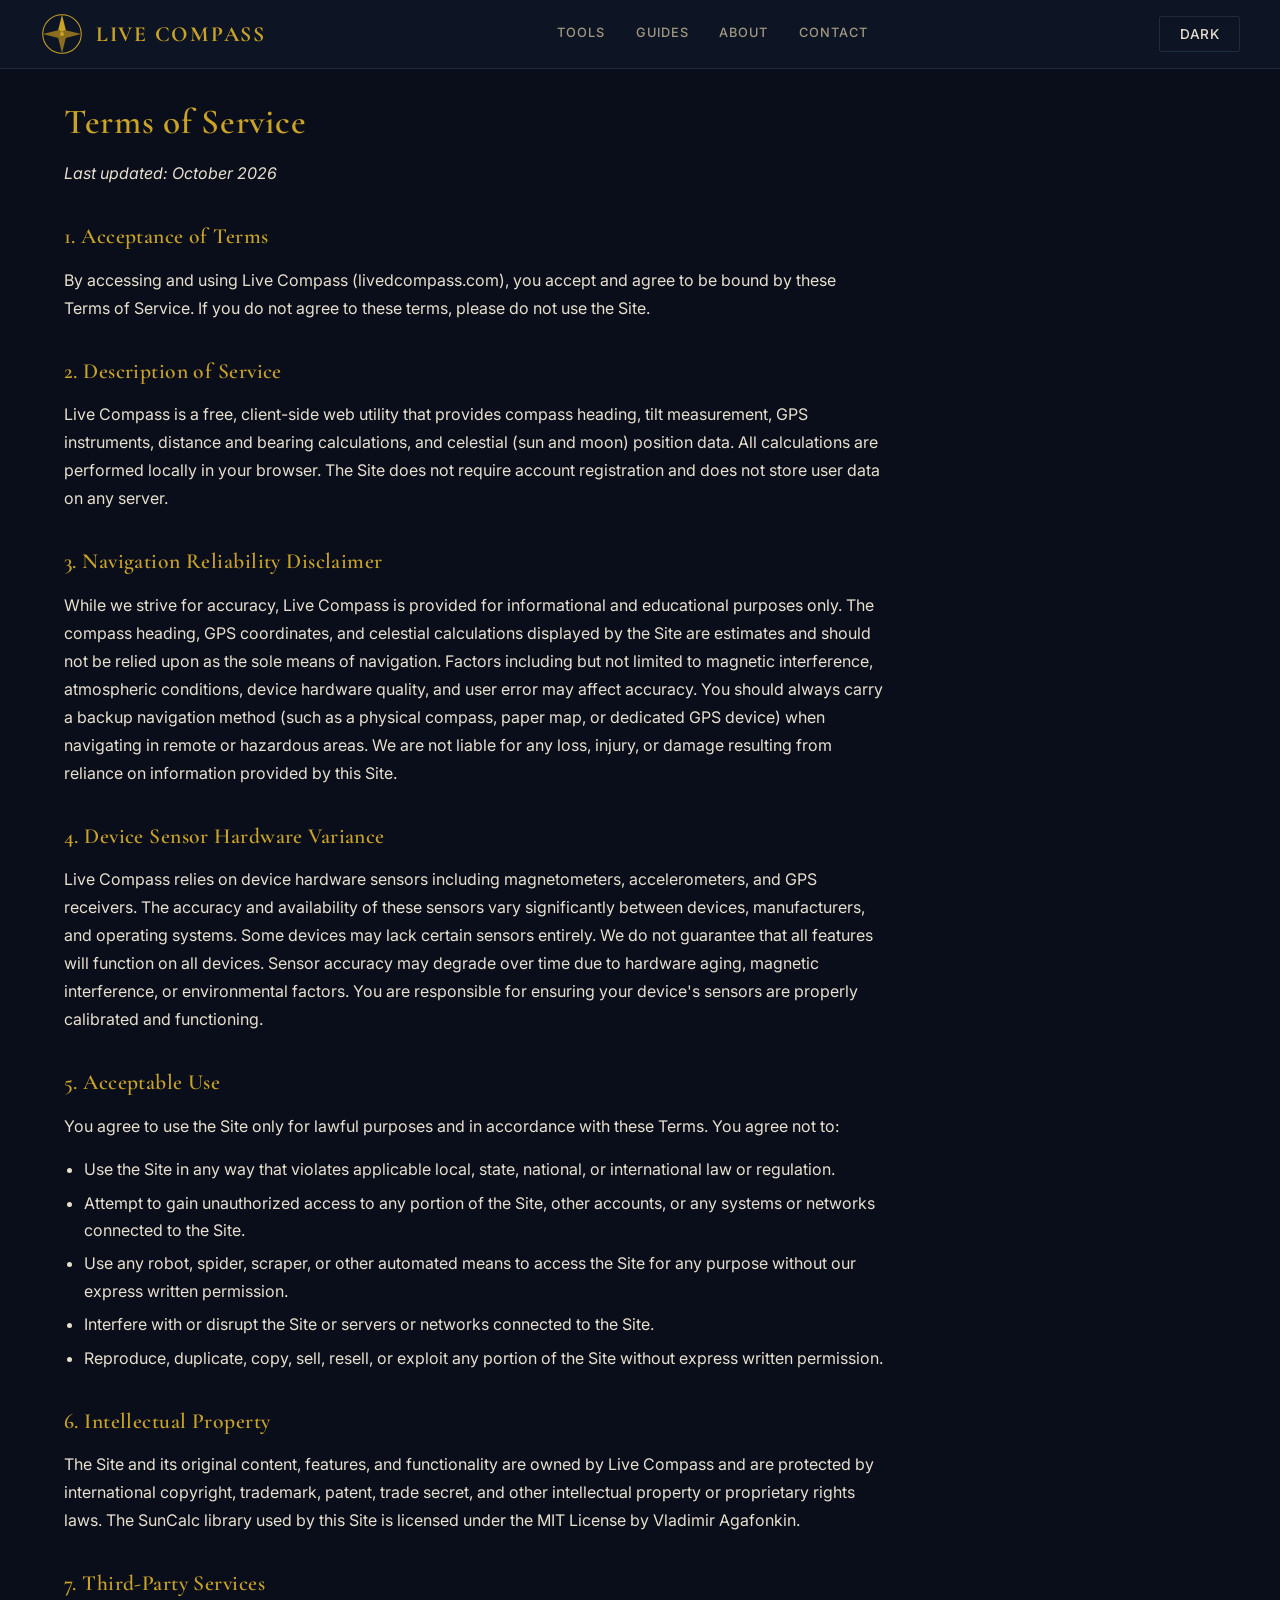
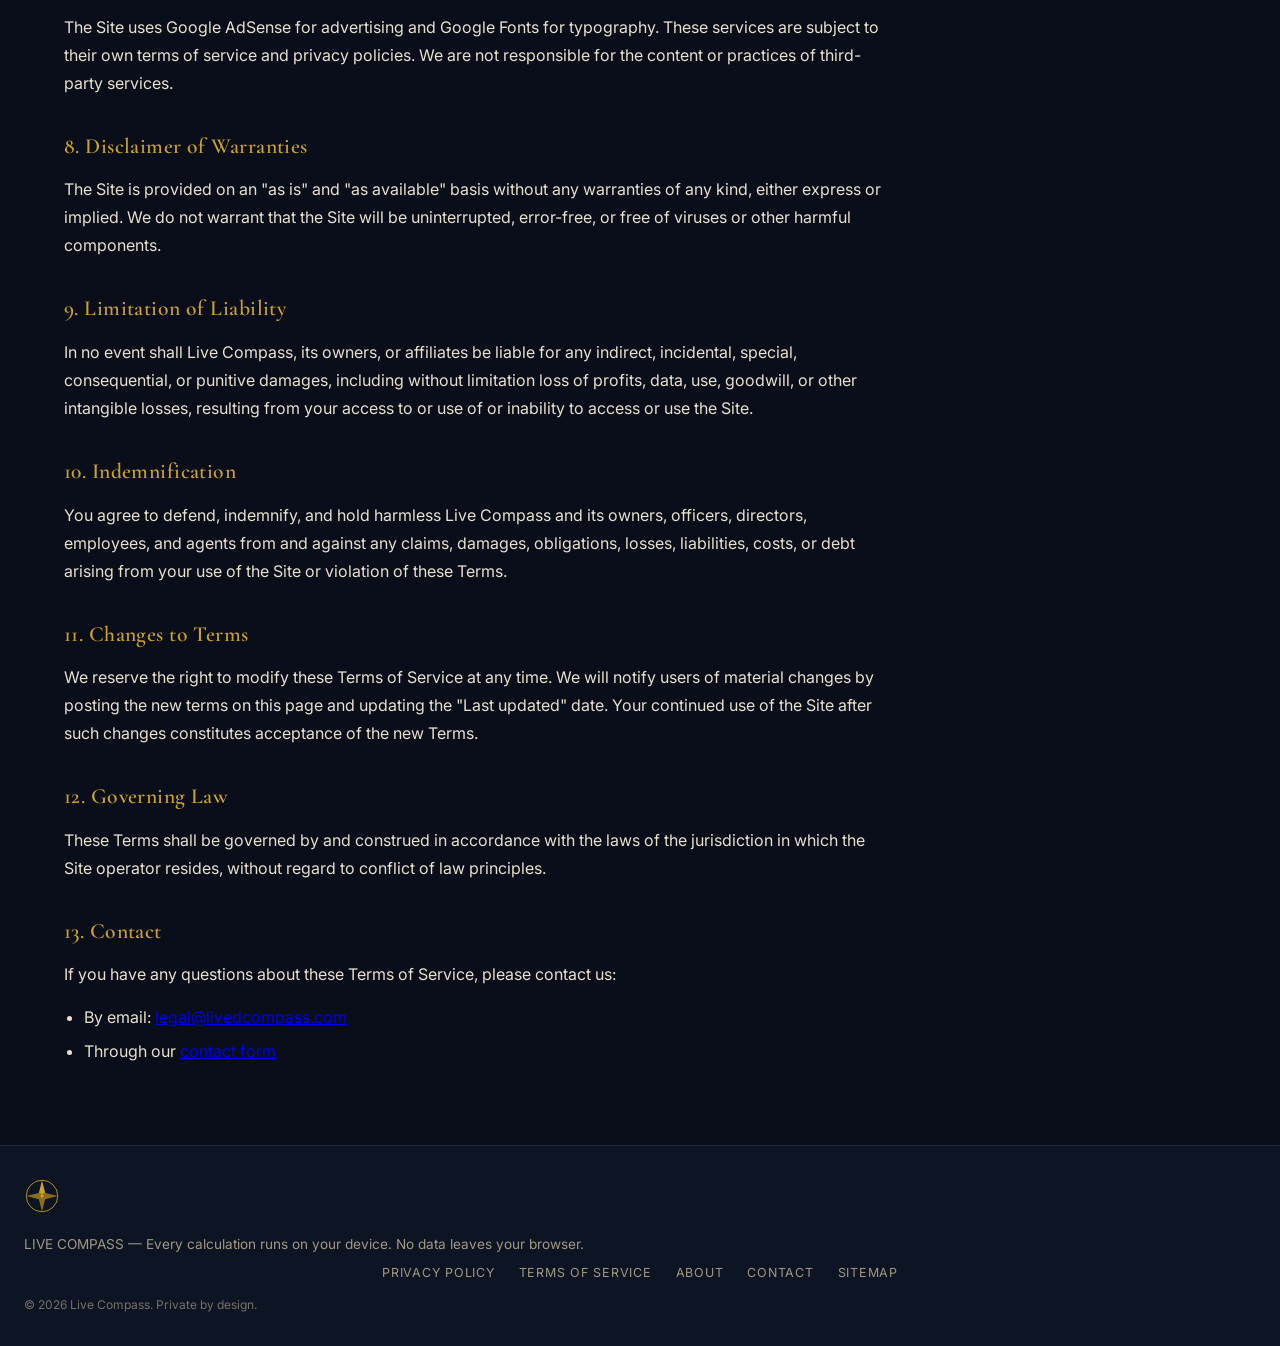
<file: terms.html>
<!DOCTYPE html>
<html lang="en" data-theme="dark">
<head>
<meta charset="UTF-8">
<meta name="viewport" content="width=device-width, initial-scale=1.0, viewport-fit=cover">
<meta name="theme-color" content="#0a0e1a">
<meta name="description" content="Terms of Service for Live Compass — disclaimers on navigation reliability, device sensor hardware variance, and terms of site usage.">
<title>Terms of Service — Live Compass</title>
<link rel="icon" type="image/png" sizes="48x48" href="/favicon-48x48.png" />
<link rel="icon" type="image/png" sizes="96x96" href="/favicon-96x96.png" />
<link rel="icon" type="image/svg+xml" href="/favicon.svg" />
<link rel="apple-touch-icon" sizes="180x180" href="/apple-touch-icon.png" />
<link rel="shortcut icon" href="/favicon-48x48.png" />
<link rel="icon" type="image/svg+xml" href="data:image/svg+xml,%3Csvg xmlns='http://www.w3.org/2000/svg' viewBox='0 0 64 64'%3E%3Ccircle cx='32' cy='32' r='28' fill='none' stroke='%23c9a227' stroke-width='2'/%3E%3Cpolygon points='32,4 38,28 32,36 26,28' fill='%23c9a227'/%3E%3Cpolygon points='32,60 38,36 32,28 26,36' fill='%235a4a1f'/%3E%3Cpolygon points='4,32 28,26 36,32 28,38' fill='%235a4a1f'/%3E%3Cpolygon points='60,32 36,26 28,32 36,38' fill='%235a4a1f'/%3E%3C/svg%3E">
<link rel="preconnect" href="https://fonts.googleapis.com">
<link rel="preconnect" href="https://fonts.gstatic.com" crossorigin>
<link href="https://fonts.googleapis.com/css2?family=Cormorant+Garamond:wght@400;500;600;700&family=Inter:wght@300;400;500;600&display=swap" rel="stylesheet">
<link rel="stylesheet" href="styles.css">
</head>
<body>
<header class="site-header">
  <div class="header-inner">
    <a class="logo" href="index.html">
      <svg class="logo-mark" viewBox="0 0 64 64" aria-hidden="true"><circle cx="32" cy="32" r="28" fill="none" stroke="currentColor" stroke-width="1.5"/><polygon points="32,4 38,28 32,36 26,28" fill="var(--brass)"/><polygon points="32,60 38,36 32,28 26,36" fill="var(--brass-dim)"/><polygon points="4,32 28,26 36,32 28,38" fill="var(--brass-dim)"/><polygon points="60,32 36,26 28,32 36,38" fill="var(--brass-dim)"/><circle cx="32" cy="32" r="3" fill="currentColor"/></svg>
      <span class="logo-name">LIVE COMPASS</span>
    </a>
    <nav class="site-nav" aria-label="Primary">
      <a href="index.html">Tools</a>
      <a href="guides/index.html">Guides</a>
      <a href="about.html">About</a>
      <a href="contact.html">Contact</a>
    </nav>
    <button id="theme-toggle" class="btn btn-ghost btn-sm" aria-label="Toggle theme"><span class="theme-label">Dark</span></button>
  </div>
</header>
<main class="main-content">
  <div class="static-page">
    <h1>Terms of Service</h1>
    <p><em>Last updated: October 2026</em></p>

    <h2>1. Acceptance of Terms</h2>
    <p>By accessing and using Live Compass (livedcompass.com), you accept and agree to be bound by these Terms of Service. If you do not agree to these terms, please do not use the Site.</p>

    <h2>2. Description of Service</h2>
    <p>Live Compass is a free, client-side web utility that provides compass heading, tilt measurement, GPS instruments, distance and bearing calculations, and celestial (sun and moon) position data. All calculations are performed locally in your browser. The Site does not require account registration and does not store user data on any server.</p>

    <h2>3. Navigation Reliability Disclaimer</h2>
    <p>While we strive for accuracy, Live Compass is provided for informational and educational purposes only. The compass heading, GPS coordinates, and celestial calculations displayed by the Site are estimates and should not be relied upon as the sole means of navigation. Factors including but not limited to magnetic interference, atmospheric conditions, device hardware quality, and user error may affect accuracy. You should always carry a backup navigation method (such as a physical compass, paper map, or dedicated GPS device) when navigating in remote or hazardous areas. We are not liable for any loss, injury, or damage resulting from reliance on information provided by this Site.</p>

    <h2>4. Device Sensor Hardware Variance</h2>
    <p>Live Compass relies on device hardware sensors including magnetometers, accelerometers, and GPS receivers. The accuracy and availability of these sensors vary significantly between devices, manufacturers, and operating systems. Some devices may lack certain sensors entirely. We do not guarantee that all features will function on all devices. Sensor accuracy may degrade over time due to hardware aging, magnetic interference, or environmental factors. You are responsible for ensuring your device's sensors are properly calibrated and functioning.</p>

    <h2>5. Acceptable Use</h2>
    <p>You agree to use the Site only for lawful purposes and in accordance with these Terms. You agree not to:</p>
    <ul>
      <li>Use the Site in any way that violates applicable local, state, national, or international law or regulation.</li>
      <li>Attempt to gain unauthorized access to any portion of the Site, other accounts, or any systems or networks connected to the Site.</li>
      <li>Use any robot, spider, scraper, or other automated means to access the Site for any purpose without our express written permission.</li>
      <li>Interfere with or disrupt the Site or servers or networks connected to the Site.</li>
      <li>Reproduce, duplicate, copy, sell, resell, or exploit any portion of the Site without express written permission.</li>
    </ul>

    <h2>6. Intellectual Property</h2>
    <p>The Site and its original content, features, and functionality are owned by Live Compass and are protected by international copyright, trademark, patent, trade secret, and other intellectual property or proprietary rights laws. The SunCalc library used by this Site is licensed under the MIT License by Vladimir Agafonkin.</p>

    <h2>7. Third-Party Services</h2>
    <p>The Site uses Google AdSense for advertising and Google Fonts for typography. These services are subject to their own terms of service and privacy policies. We are not responsible for the content or practices of third-party services.</p>

    <h2>8. Disclaimer of Warranties</h2>
    <p>The Site is provided on an "as is" and "as available" basis without any warranties of any kind, either express or implied. We do not warrant that the Site will be uninterrupted, error-free, or free of viruses or other harmful components.</p>

    <h2>9. Limitation of Liability</h2>
    <p>In no event shall Live Compass, its owners, or affiliates be liable for any indirect, incidental, special, consequential, or punitive damages, including without limitation loss of profits, data, use, goodwill, or other intangible losses, resulting from your access to or use of or inability to access or use the Site.</p>

    <h2>10. Indemnification</h2>
    <p>You agree to defend, indemnify, and hold harmless Live Compass and its owners, officers, directors, employees, and agents from and against any claims, damages, obligations, losses, liabilities, costs, or debt arising from your use of the Site or violation of these Terms.</p>

    <h2>11. Changes to Terms</h2>
    <p>We reserve the right to modify these Terms of Service at any time. We will notify users of material changes by posting the new terms on this page and updating the "Last updated" date. Your continued use of the Site after such changes constitutes acceptance of the new Terms.</p>

    <h2>12. Governing Law</h2>
    <p>These Terms shall be governed by and construed in accordance with the laws of the jurisdiction in which the Site operator resides, without regard to conflict of law principles.</p>

    <h2>13. Contact</h2>
    <p>If you have any questions about these Terms of Service, please contact us:</p>
    <ul>
      <li>By email: <a href="mailto:legal@livedcompass.com">legal@livedcompass.com</a></li>
      <li>Through our <a href="contact.html">contact form</a></li>
    </ul>
  </div>
</main>
<footer class="site-footer">
  <svg class="footer-logo" viewBox="0 0 64 64" aria-hidden="true"><circle cx="32" cy="32" r="28" fill="none" stroke="currentColor" stroke-width="1.5"/><polygon points="32,4 38,28 32,36 26,28" fill="var(--brass)"/><polygon points="32,60 38,36 32,28 26,36" fill="var(--brass-dim)"/><polygon points="4,32 28,26 36,32 28,38" fill="var(--brass-dim)"/><polygon points="60,32 36,26 28,32 36,38" fill="var(--brass-dim)"/><circle cx="32" cy="32" r="3" fill="currentColor"/></svg>
  <p class="footer-text">LIVE COMPASS — Every calculation runs on your device. No data leaves your browser.</p>
  <nav class="footer-nav" aria-label="Footer">
    <a href="privacy-policy.html">Privacy Policy</a>
    <a href="terms.html">Terms of Service</a>
    <a href="about.html">About</a>
    <a href="contact.html">Contact</a>
    <a href="sitemap.xml">Sitemap</a>
  </nav>
  <p class="footer-copy">&copy; <span id="year"></span> Live Compass. Private by design.</p>
</footer>
<script src="theme.js"></script>
</body>
</html>
</file>
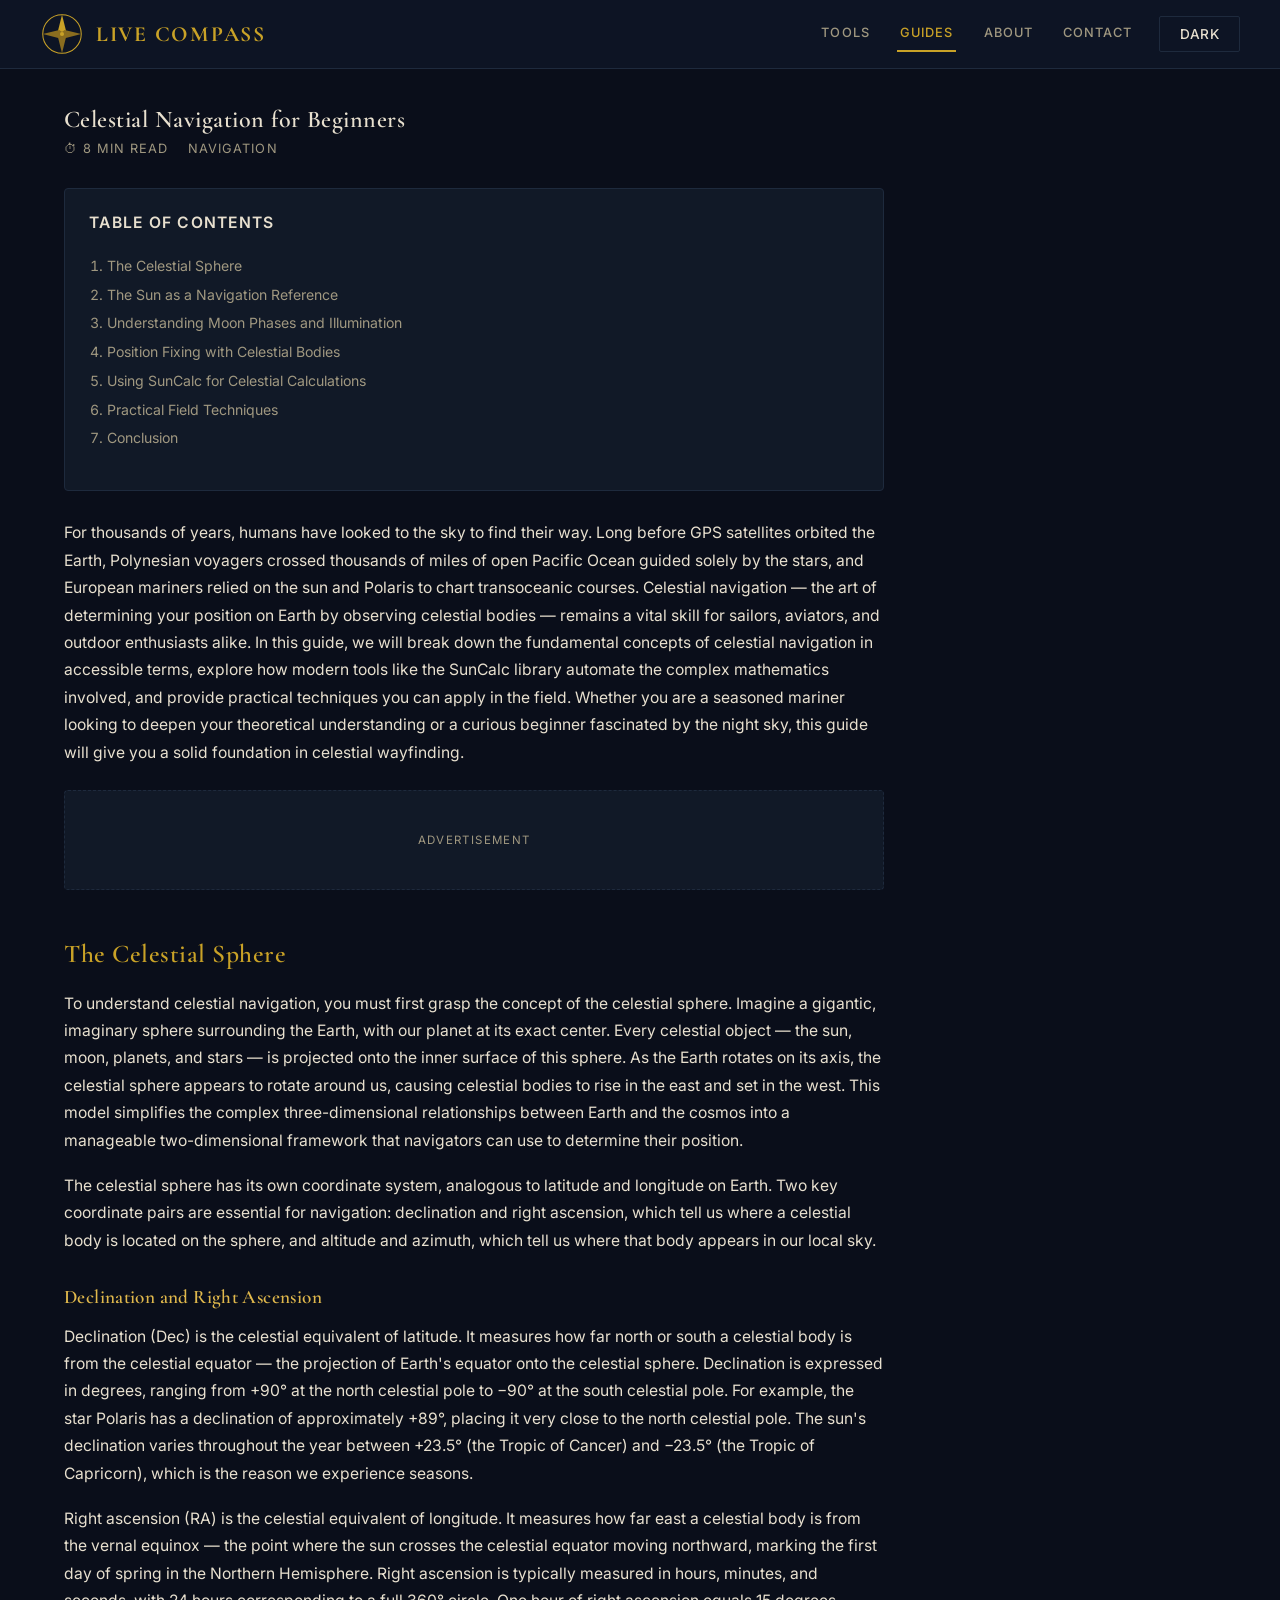
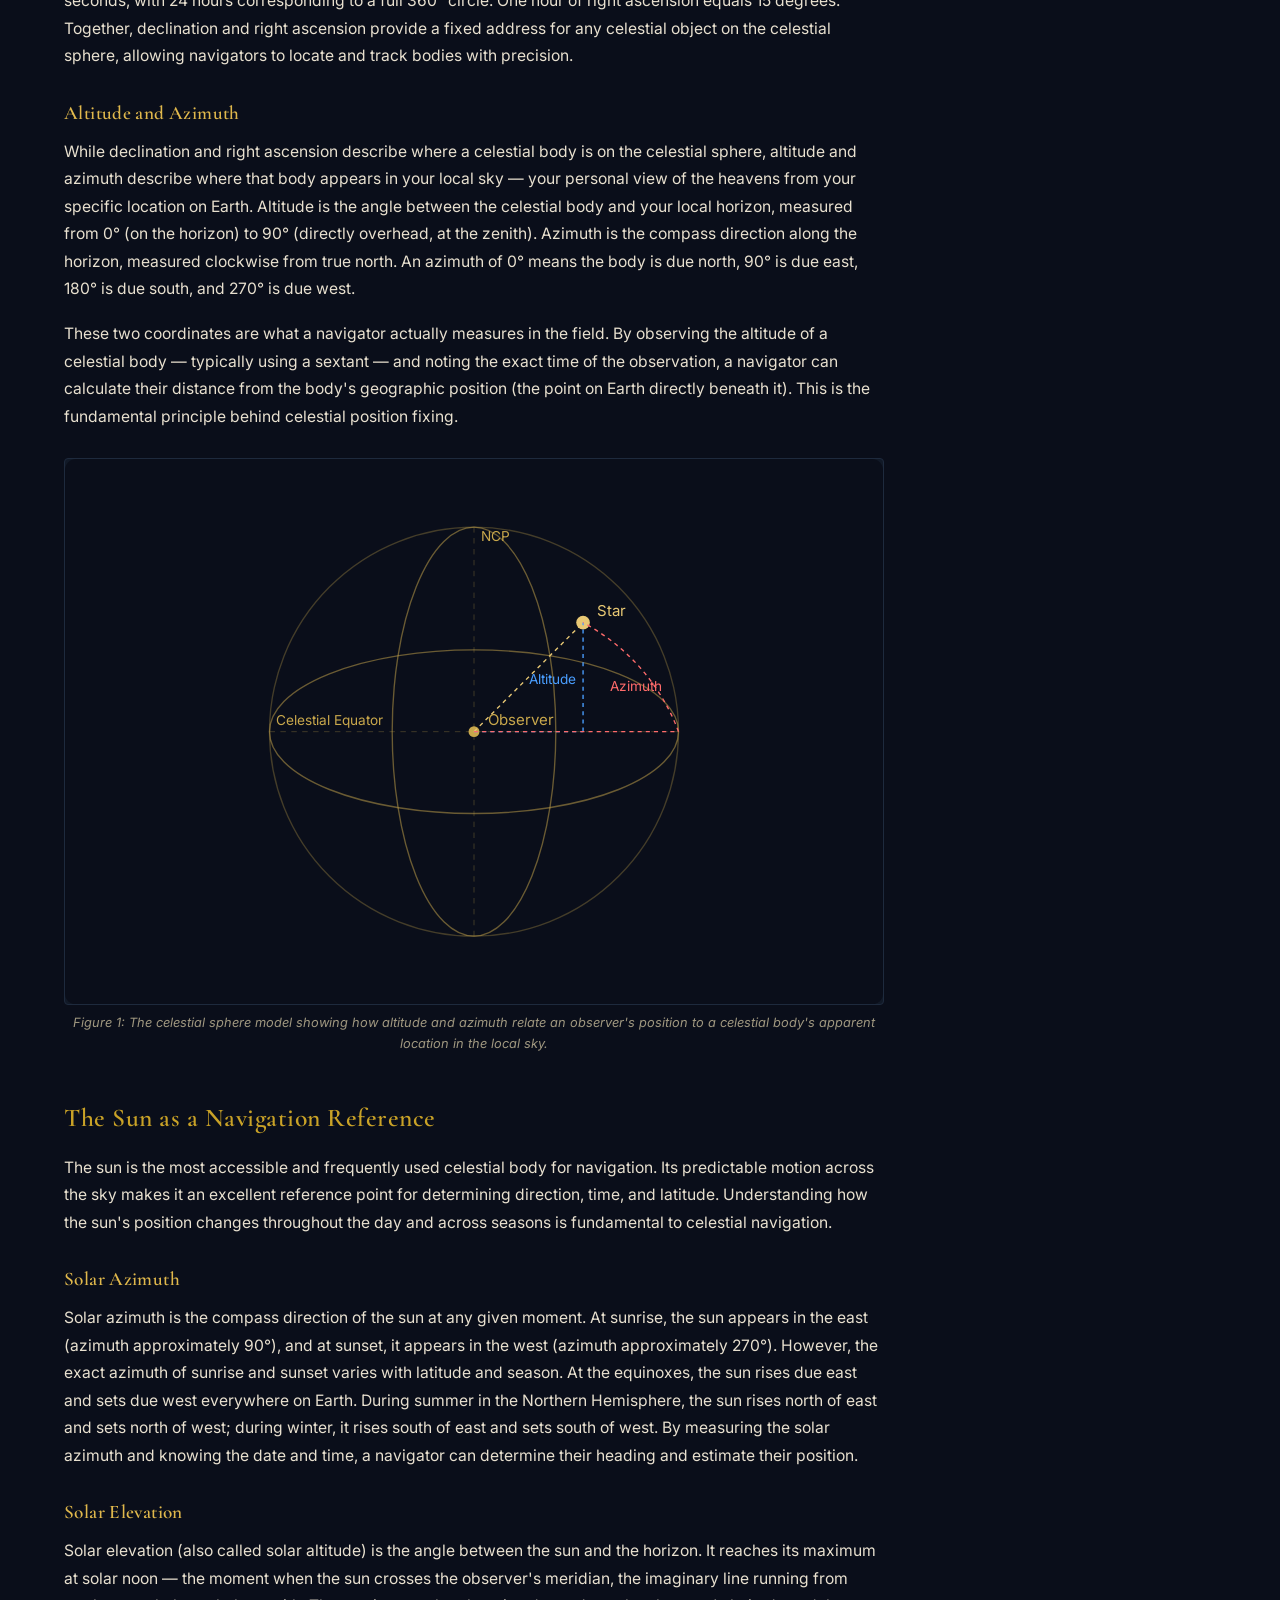
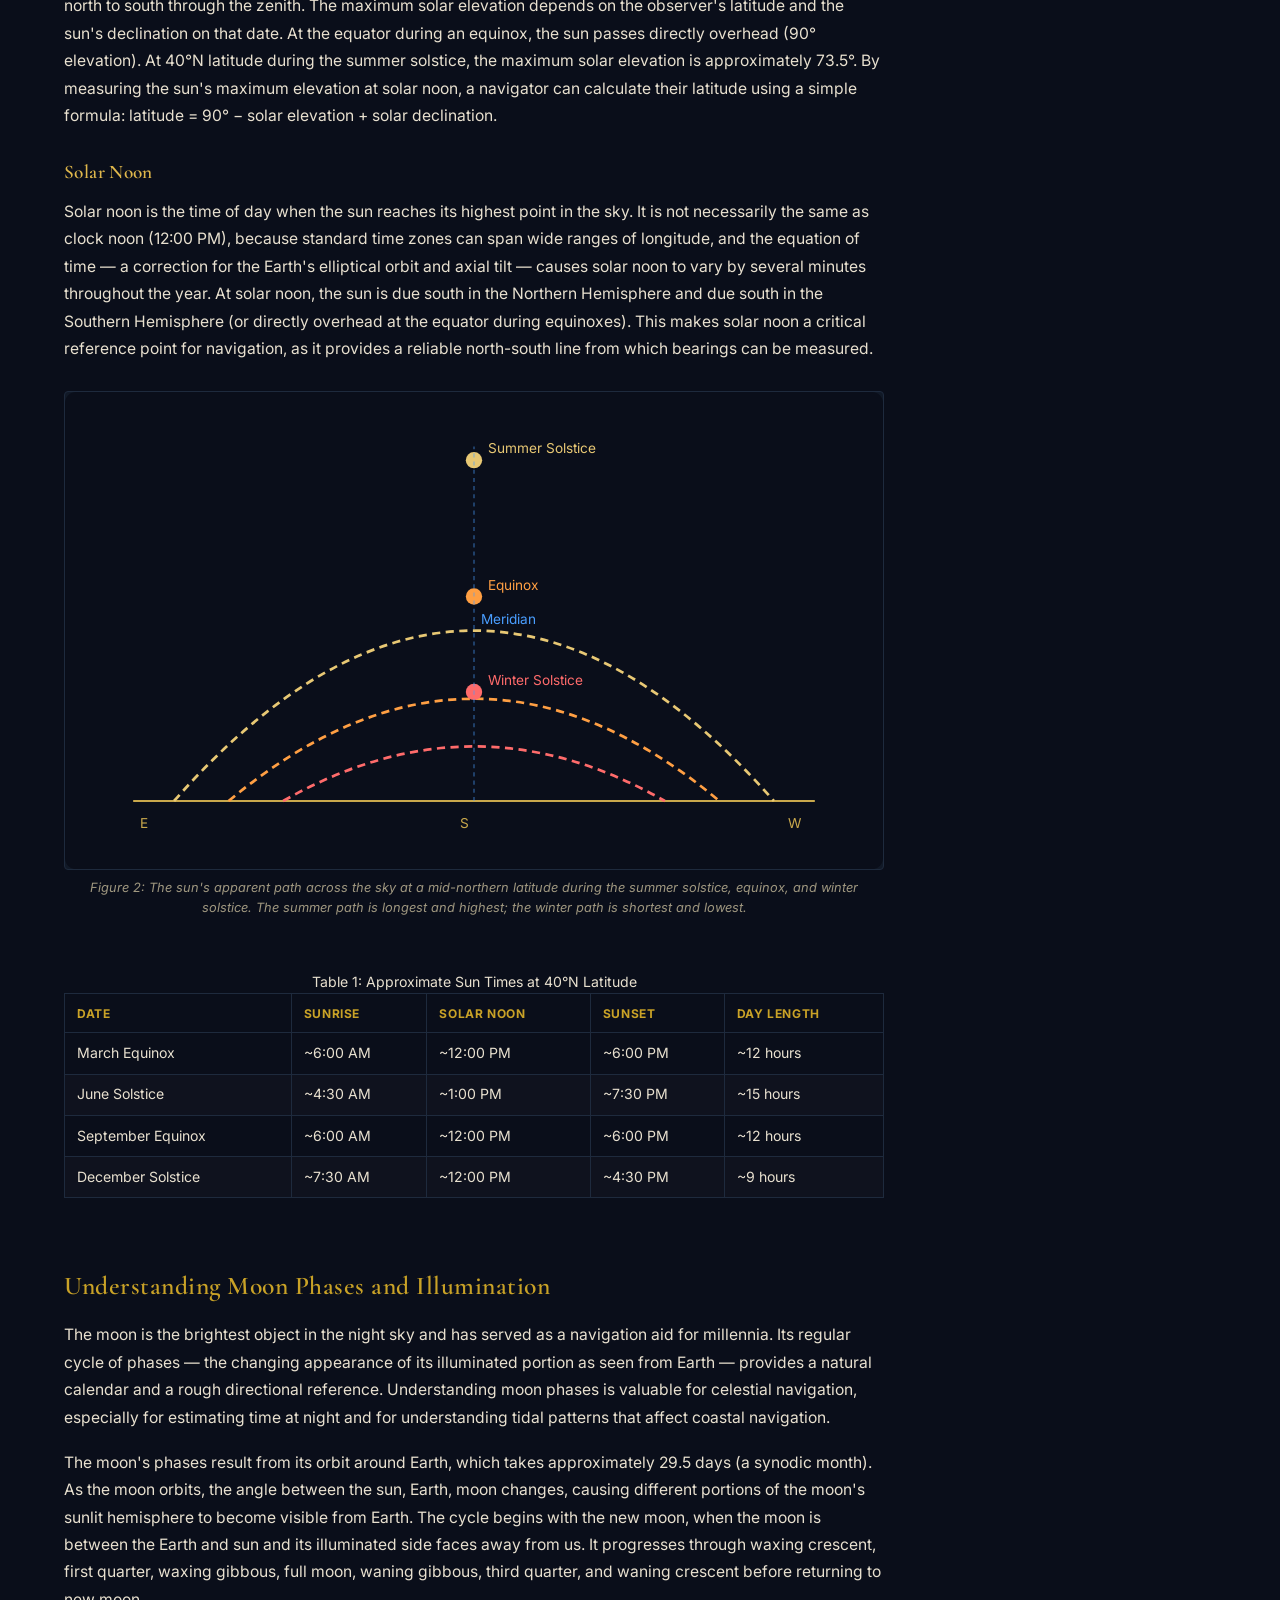
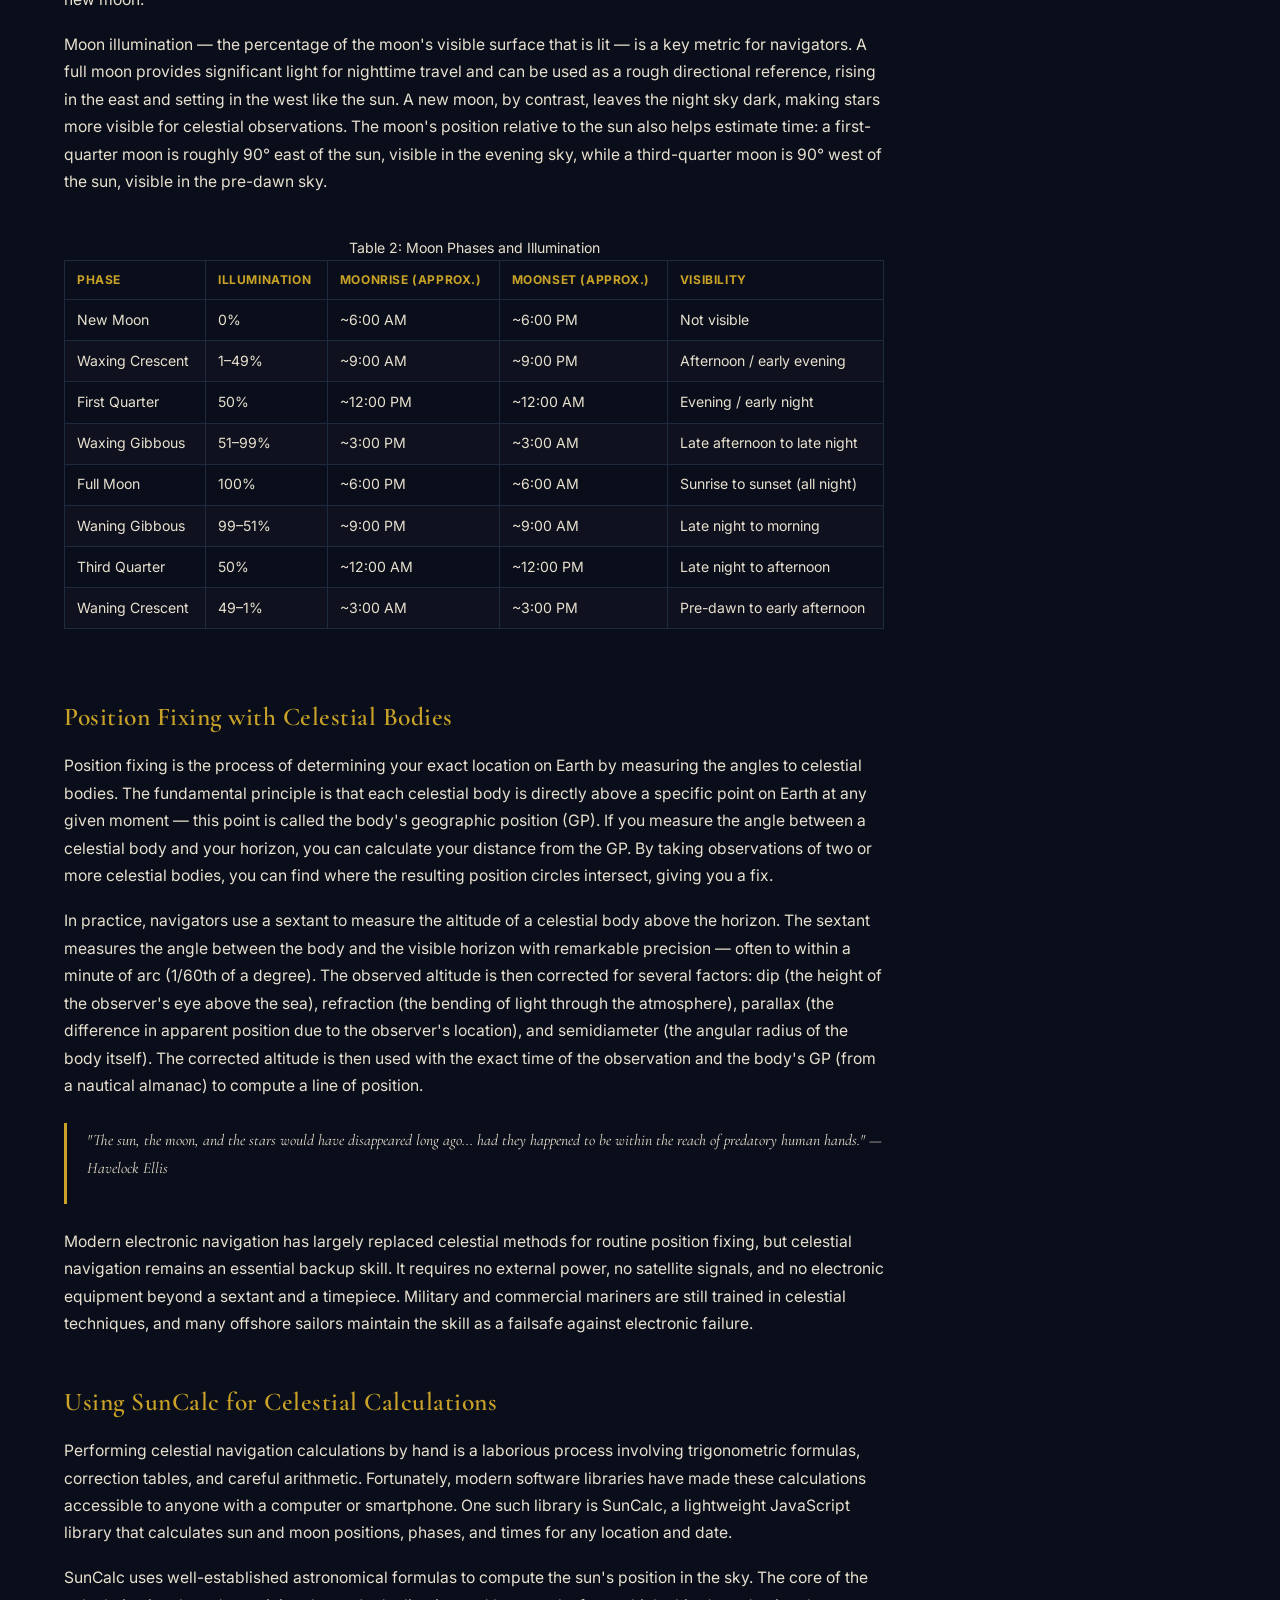
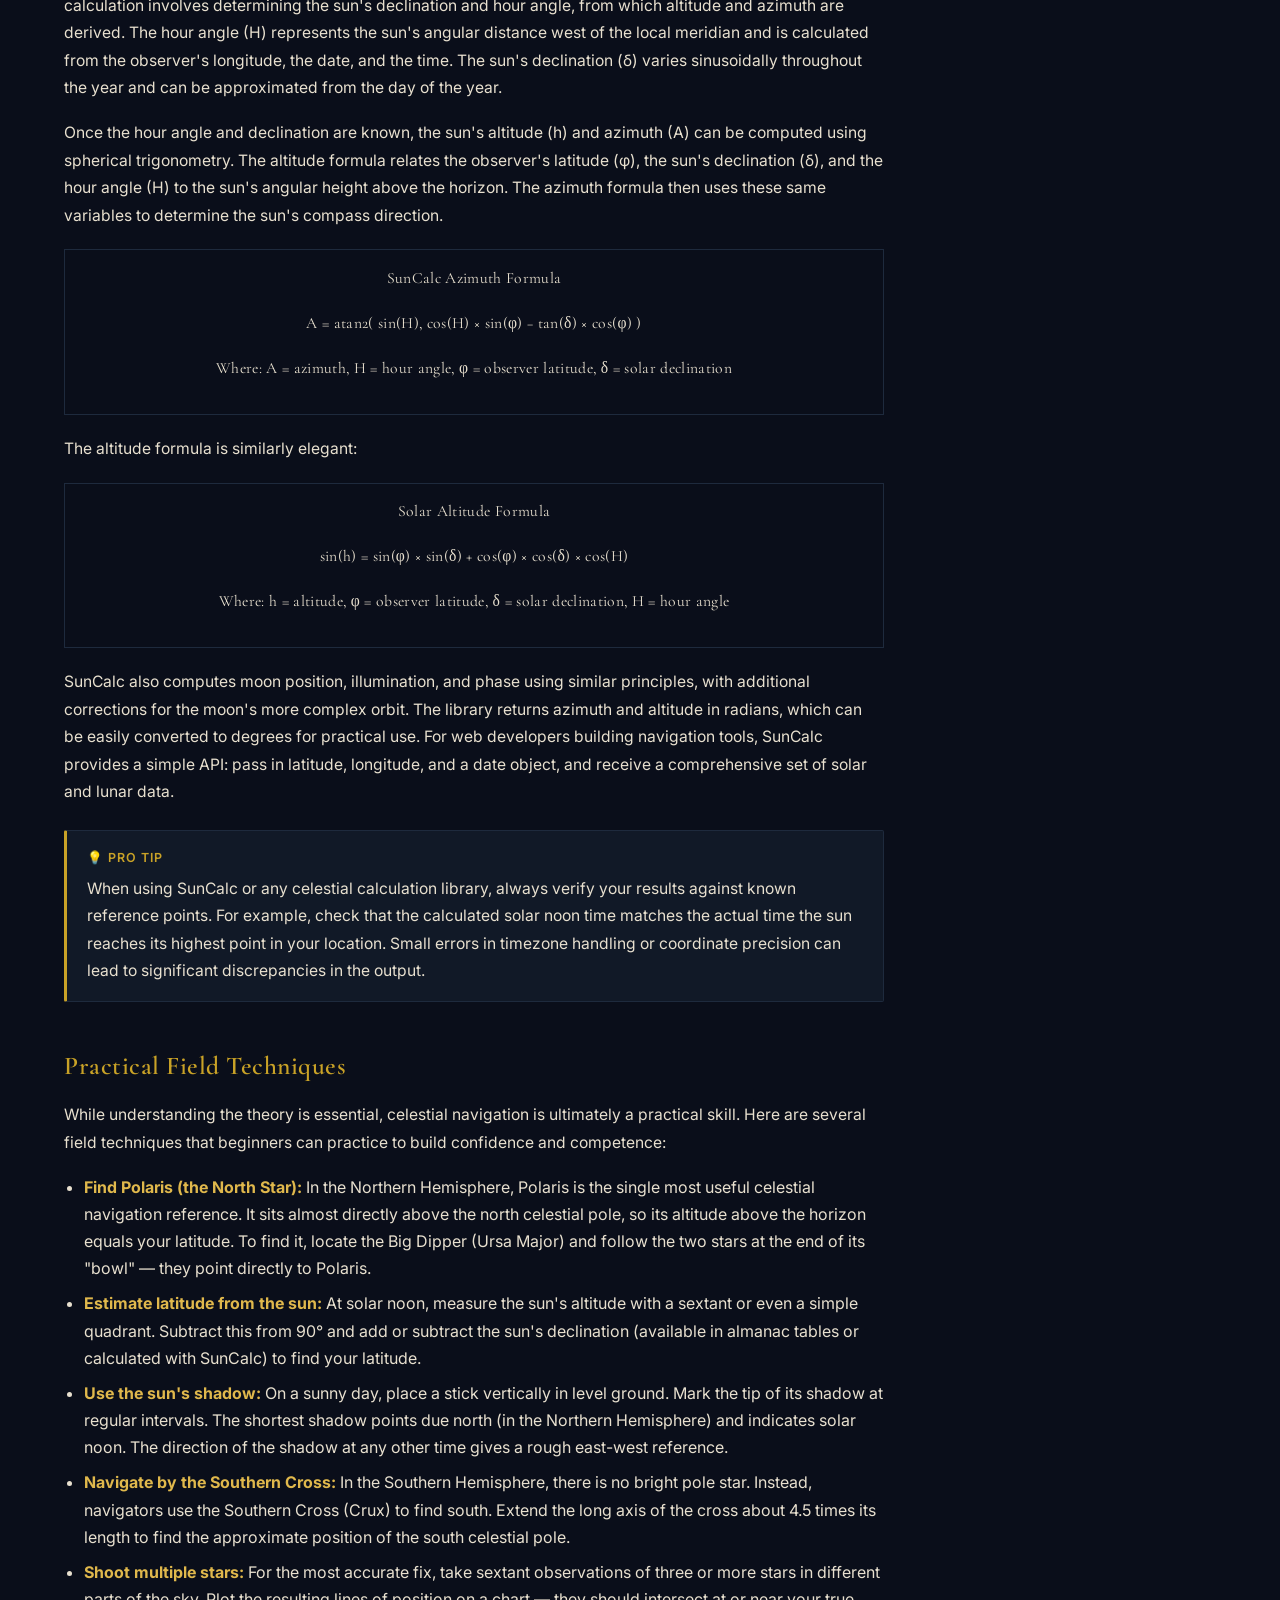
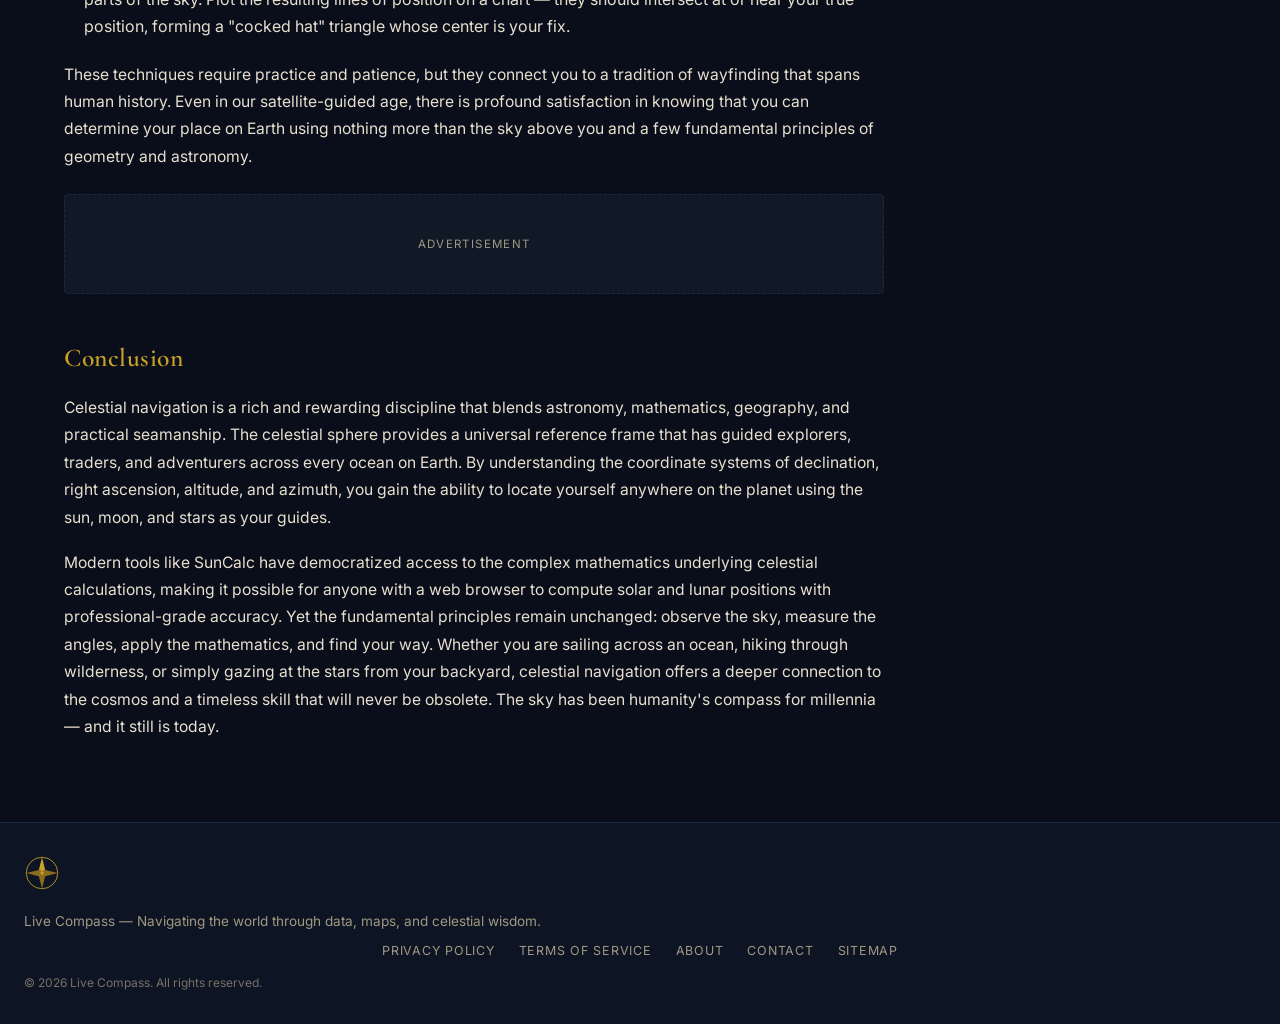
<file: guides/celestial-navigation-for-beginners.html>
<!DOCTYPE html>
<html lang="en" data-theme="dark">
<head>
    <meta charset="UTF-8">
    <meta name="viewport" content="width=device-width, initial-scale=1.0, viewport-fit=cover">
    <meta name="theme-color" content="#0a0e1a">
    <meta name="description" content="Learn celestial navigation for beginners. Understand the celestial sphere, solar azimuth, moon phases, and how to use SunCalc for celestial calculations. A comprehensive guide to navigating by the stars, sun, and moon.">
    <title>Celestial Navigation for Beginners — Live Compass</title>
<link rel="icon" type="image/png" sizes="48x48" href="/favicon-48x48.png" />
<link rel="icon" type="image/png" sizes="96x96" href="/favicon-96x96.png" />
<link rel="icon" type="image/svg+xml" href="/favicon.svg" />
<link rel="apple-touch-icon" sizes="180x180" href="/apple-touch-icon.png" />
<link rel="shortcut icon" href="/favicon-48x48.png" />
    <link rel="icon" href="data:image/svg+xml,%3Csvg xmlns='http://www.w3.org/2000/svg' viewBox='0 0 64 64'%3E%3Ccircle cx='32' cy='32' r='28' fill='none' stroke='%23c9a84c' stroke-width='1.5'/%3E%3Cpolygon points='32,4 38,28 32,36 26,28' fill='%23c9a84c'/%3E%3Cpolygon points='32,60 38,36 32,28 26,36' fill='%238b6914'/%3E%3Cpolygon points='4,32 28,26 36,32 28,38' fill='%238b6914'/%3E%3Cpolygon points='60,32 36,26 28,32 36,38' fill='%238b6914'/%3E%3Ccircle cx='32' cy='32' r='3' fill='%23c9a84c'/%3E%3C/svg%3E" type="image/svg+xml">
    <link rel="preconnect" href="https://fonts.googleapis.com">
    <link rel="preconnect" href="https://fonts.gstatic.com" crossorigin>
    <link href="https://fonts.googleapis.com/css2?family=Cormorant+Garamond:ital,wght@0,400;0,600;0,700;1,400&family=Inter:wght@300;400;500;600;700&display=swap" rel="stylesheet">
    <link rel="stylesheet" href="../styles.css">
</head>
<body>
    <header class="site-header">
        <div class="header-inner">
            <a href="../index.html" class="logo">
                <svg class="logo-mark" viewBox="0 0 64 64" aria-hidden="true"><circle cx="32" cy="32" r="28" fill="none" stroke="currentColor" stroke-width="1.5"/><polygon points="32,4 38,28 32,36 26,28" fill="var(--brass)"/><polygon points="32,60 38,36 32,28 26,36" fill="var(--brass-dim)"/><polygon points="4,32 28,26 36,32 28,38" fill="var(--brass-dim)"/><polygon points="60,32 36,26 28,32 36,38" fill="var(--brass-dim)"/><circle cx="32" cy="32" r="3" fill="currentColor"/></svg>
                <span class="logo-name">LIVE COMPASS</span>
            </a>
            <nav class="site-nav" aria-label="Primary navigation">
                <a href="../index.html">Tools</a>
                <a href="index.html" class="active" aria-current="page">Guides</a>
                <a href="../about.html">About</a>
                <a href="../contact.html">Contact</a>
                <button id="theme-toggle" class="btn btn-ghost btn-sm" aria-label="Toggle color theme">
                    <span class="theme-label">Dark</span>
                </button>
            </nav>
        </div>
    </header>

    <main class="main-content">
        <article class="article">
            <h1>Celestial Navigation for Beginners</h1>

            <div class="article-meta">
                <span class="reading-time">⏱ 8 min read</span>
                <span class="category">Navigation</span>
            </div>

            <nav class="toc" aria-label="Table of contents">
                <p class="toc-title">Table of Contents</p>
                <ol>
                    <li><a href="#celestial-sphere">The Celestial Sphere</a></li>
                    <li><a href="#sun-reference">The Sun as a Navigation Reference</a></li>
                    <li><a href="#moon-phases">Understanding Moon Phases and Illumination</a></li>
                    <li><a href="#position-fixing">Position Fixing with Celestial Bodies</a></li>
                    <li><a href="#suncalc">Using SunCalc for Celestial Calculations</a></li>
                    <li><a href="#field-techniques">Practical Field Techniques</a></li>
                    <li><a href="#conclusion">Conclusion</a></li>
                </ol>
            </nav>

            <p>For thousands of years, humans have looked to the sky to find their way. Long before GPS satellites orbited the Earth, Polynesian voyagers crossed thousands of miles of open Pacific Ocean guided solely by the stars, and European mariners relied on the sun and Polaris to chart transoceanic courses. Celestial navigation — the art of determining your position on Earth by observing celestial bodies — remains a vital skill for sailors, aviators, and outdoor enthusiasts alike. In this guide, we will break down the fundamental concepts of celestial navigation in accessible terms, explore how modern tools like the SunCalc library automate the complex mathematics involved, and provide practical techniques you can apply in the field. Whether you are a seasoned mariner looking to deepen your theoretical understanding or a curious beginner fascinated by the night sky, this guide will give you a solid foundation in celestial wayfinding.</p>

            <aside class="adsense-slot" aria-label="Advertisement"></aside>

            <h2 id="celestial-sphere">The Celestial Sphere</h2>

            <p>To understand celestial navigation, you must first grasp the concept of the celestial sphere. Imagine a gigantic, imaginary sphere surrounding the Earth, with our planet at its exact center. Every celestial object — the sun, moon, planets, and stars — is projected onto the inner surface of this sphere. As the Earth rotates on its axis, the celestial sphere appears to rotate around us, causing celestial bodies to rise in the east and set in the west. This model simplifies the complex three-dimensional relationships between Earth and the cosmos into a manageable two-dimensional framework that navigators can use to determine their position.</p>

            <p>The celestial sphere has its own coordinate system, analogous to latitude and longitude on Earth. Two key coordinate pairs are essential for navigation: declination and right ascension, which tell us where a celestial body is located on the sphere, and altitude and azimuth, which tell us where that body appears in our local sky.</p>

            <h3>Declination and Right Ascension</h3>

            <p>Declination (Dec) is the celestial equivalent of latitude. It measures how far north or south a celestial body is from the celestial equator — the projection of Earth's equator onto the celestial sphere. Declination is expressed in degrees, ranging from +90° at the north celestial pole to −90° at the south celestial pole. For example, the star Polaris has a declination of approximately +89°, placing it very close to the north celestial pole. The sun's declination varies throughout the year between +23.5° (the Tropic of Cancer) and −23.5° (the Tropic of Capricorn), which is the reason we experience seasons.</p>

            <p>Right ascension (RA) is the celestial equivalent of longitude. It measures how far east a celestial body is from the vernal equinox — the point where the sun crosses the celestial equator moving northward, marking the first day of spring in the Northern Hemisphere. Right ascension is typically measured in hours, minutes, and seconds, with 24 hours corresponding to a full 360° circle. One hour of right ascension equals 15 degrees. Together, declination and right ascension provide a fixed address for any celestial object on the celestial sphere, allowing navigators to locate and track bodies with precision.</p>

            <h3>Altitude and Azimuth</h3>

            <p>While declination and right ascension describe where a celestial body is on the celestial sphere, altitude and azimuth describe where that body appears in your local sky — your personal view of the heavens from your specific location on Earth. Altitude is the angle between the celestial body and your local horizon, measured from 0° (on the horizon) to 90° (directly overhead, at the zenith). Azimuth is the compass direction along the horizon, measured clockwise from true north. An azimuth of 0° means the body is due north, 90° is due east, 180° is due south, and 270° is due west.</p>

            <p>These two coordinates are what a navigator actually measures in the field. By observing the altitude of a celestial body — typically using a sextant — and noting the exact time of the observation, a navigator can calculate their distance from the body's geographic position (the point on Earth directly beneath it). This is the fundamental principle behind celestial position fixing.</p>

            <figure>
                <svg viewBox="0 0 600 400" xmlns="http://www.w3.org/2000/svg" role="img" aria-label="Diagram of the celestial sphere showing declination, right ascension, altitude, and azimuth">
                    <rect width="600" height="400" fill="#0a0e1a" rx="8"/>
                    <circle cx="300" cy="200" r="150" fill="none" stroke="#c9a84c" stroke-width="1" opacity="0.3"/>
                    <ellipse cx="300" cy="200" rx="150" ry="60" fill="none" stroke="#c9a84c" stroke-width="1" opacity="0.5"/>
                    <ellipse cx="300" cy="200" rx="60" ry="150" fill="none" stroke="#c9a84c" stroke-width="1" opacity="0.5"/>
                    <line x1="300" y1="50" x2="300" y2="350" stroke="#c9a84c" stroke-width="0.5" stroke-dasharray="4,4" opacity="0.4"/>
                    <line x1="150" y1="200" x2="450" y2="200" stroke="#c9a84c" stroke-width="0.5" stroke-dasharray="4,4" opacity="0.4"/>
                    <circle cx="300" cy="200" r="4" fill="#c9a84c"/>
                    <text x="310" y="195" fill="#c9a84c" font-size="11" font-family="Inter, sans-serif">Observer</text>
                    <circle cx="380" cy="120" r="5" fill="#e8c874"/>
                    <text x="390" y="115" fill="#e8c874" font-size="11" font-family="Inter, sans-serif">Star</text>
                    <path d="M 300 200 L 380 120" stroke="#e8c874" stroke-width="1" stroke-dasharray="3,3"/>
                    <path d="M 300 200 L 380 200" stroke="#4a9eff" stroke-width="1" stroke-dasharray="3,3"/>
                    <path d="M 380 200 L 380 120" stroke="#4a9eff" stroke-width="1" stroke-dasharray="3,3"/>
                    <text x="340" y="165" fill="#4a9eff" font-size="10" font-family="Inter, sans-serif">Altitude</text>
                    <path d="M 300 200 L 450 200" stroke="#ff6b6b" stroke-width="1" stroke-dasharray="3,3"/>
                    <path d="M 450 200 A 150 150 0 0 0 380 120" fill="none" stroke="#ff6b6b" stroke-width="1" stroke-dasharray="3,3"/>
                    <text x="400" y="170" fill="#ff6b6b" font-size="10" font-family="Inter, sans-serif">Azimuth</text>
                    <text x="155" y="195" fill="#c9a84c" font-size="10" font-family="Inter, sans-serif">Celestial Equator</text>
                    <text x="305" y="60" fill="#c9a84c" font-size="10" font-family="Inter, sans-serif">NCP</text>
                </svg>
                <figcaption>Figure 1: The celestial sphere model showing how altitude and azimuth relate an observer's position to a celestial body's apparent location in the local sky.</figcaption>
            </figure>

            <h2 id="sun-reference">The Sun as a Navigation Reference</h2>

            <p>The sun is the most accessible and frequently used celestial body for navigation. Its predictable motion across the sky makes it an excellent reference point for determining direction, time, and latitude. Understanding how the sun's position changes throughout the day and across seasons is fundamental to celestial navigation.</p>

            <h3>Solar Azimuth</h3>

            <p>Solar azimuth is the compass direction of the sun at any given moment. At sunrise, the sun appears in the east (azimuth approximately 90°), and at sunset, it appears in the west (azimuth approximately 270°). However, the exact azimuth of sunrise and sunset varies with latitude and season. At the equinoxes, the sun rises due east and sets due west everywhere on Earth. During summer in the Northern Hemisphere, the sun rises north of east and sets north of west; during winter, it rises south of east and sets south of west. By measuring the solar azimuth and knowing the date and time, a navigator can determine their heading and estimate their position.</p>

            <h3>Solar Elevation</h3>

            <p>Solar elevation (also called solar altitude) is the angle between the sun and the horizon. It reaches its maximum at solar noon — the moment when the sun crosses the observer's meridian, the imaginary line running from north to south through the zenith. The maximum solar elevation depends on the observer's latitude and the sun's declination on that date. At the equator during an equinox, the sun passes directly overhead (90° elevation). At 40°N latitude during the summer solstice, the maximum solar elevation is approximately 73.5°. By measuring the sun's maximum elevation at solar noon, a navigator can calculate their latitude using a simple formula: latitude = 90° − solar elevation + solar declination.</p>

            <h3>Solar Noon</h3>

            <p>Solar noon is the time of day when the sun reaches its highest point in the sky. It is not necessarily the same as clock noon (12:00 PM), because standard time zones can span wide ranges of longitude, and the equation of time — a correction for the Earth's elliptical orbit and axial tilt — causes solar noon to vary by several minutes throughout the year. At solar noon, the sun is due south in the Northern Hemisphere and due south in the Southern Hemisphere (or directly overhead at the equator during equinoxes). This makes solar noon a critical reference point for navigation, as it provides a reliable north-south line from which bearings can be measured.</p>

            <figure>
                <svg viewBox="0 0 600 350" xmlns="http://www.w3.org/2000/svg" role="img" aria-label="Diagram showing the sun's path across the sky at different seasons">
                    <rect width="600" height="350" fill="#0a0e1a" rx="8"/>
                    <line x1="50" y1="300" x2="550" y2="300" stroke="#c9a84c" stroke-width="1.5"/>
                    <text x="55" y="320" fill="#c9a84c" font-size="10" font-family="Inter, sans-serif">E</text>
                    <text x="530" y="320" fill="#c9a84c" font-size="10" font-family="Inter, sans-serif">W</text>
                    <text x="290" y="320" fill="#c9a84c" font-size="10" font-family="Inter, sans-serif">S</text>
                    <path d="M 80 300 Q 300 50 520 300" fill="none" stroke="#e8c874" stroke-width="2" stroke-dasharray="6,4"/>
                    <path d="M 120 300 Q 300 150 480 300" fill="none" stroke="#ff9f43" stroke-width="2" stroke-dasharray="6,4"/>
                    <path d="M 160 300 Q 300 220 440 300" fill="none" stroke="#ff6b6b" stroke-width="2" stroke-dasharray="6,4"/>
                    <circle cx="300" cy="50" r="6" fill="#e8c874"/>
                    <text x="310" y="45" fill="#e8c874" font-size="10" font-family="Inter, sans-serif">Summer Solstice</text>
                    <circle cx="300" cy="150" r="6" fill="#ff9f43"/>
                    <text x="310" y="145" fill="#ff9f43" font-size="10" font-family="Inter, sans-serif">Equinox</text>
                    <circle cx="300" cy="220" r="6" fill="#ff6b6b"/>
                    <text x="310" y="215" fill="#ff6b6b" font-size="10" font-family="Inter, sans-serif">Winter Solstice</text>
                    <line x1="300" y1="300" x2="300" y2="40" stroke="#4a9eff" stroke-width="1" stroke-dasharray="3,3" opacity="0.5"/>
                    <text x="305" y="170" fill="#4a9eff" font-size="10" font-family="Inter, sans-serif">Meridian</text>
                </svg>
                <figcaption>Figure 2: The sun's apparent path across the sky at a mid-northern latitude during the summer solstice, equinox, and winter solstice. The summer path is longest and highest; the winter path is shortest and lowest.</figcaption>
            </figure>

            <div class="table-wrap">
                <table>
                    <caption>Table 1: Approximate Sun Times at 40°N Latitude</caption>
                    <thead>
                        <tr>
                            <th>Date</th>
                            <th>Sunrise</th>
                            <th>Solar Noon</th>
                            <th>Sunset</th>
                            <th>Day Length</th>
                        </tr>
                    </thead>
                    <tbody>
                        <tr>
                            <td>March Equinox</td>
                            <td>~6:00 AM</td>
                            <td>~12:00 PM</td>
                            <td>~6:00 PM</td>
                            <td>~12 hours</td>
                        </tr>
                        <tr>
                            <td>June Solstice</td>
                            <td>~4:30 AM</td>
                            <td>~1:00 PM</td>
                            <td>~7:30 PM</td>
                            <td>~15 hours</td>
                        </tr>
                        <tr>
                            <td>September Equinox</td>
                            <td>~6:00 AM</td>
                            <td>~12:00 PM</td>
                            <td>~6:00 PM</td>
                            <td>~12 hours</td>
                        </tr>
                        <tr>
                            <td>December Solstice</td>
                            <td>~7:30 AM</td>
                            <td>~12:00 PM</td>
                            <td>~4:30 PM</td>
                            <td>~9 hours</td>
                        </tr>
                    </tbody>
                </table>
            </div>

            <h2 id="moon-phases">Understanding Moon Phases and Illumination</h2>

            <p>The moon is the brightest object in the night sky and has served as a navigation aid for millennia. Its regular cycle of phases — the changing appearance of its illuminated portion as seen from Earth — provides a natural calendar and a rough directional reference. Understanding moon phases is valuable for celestial navigation, especially for estimating time at night and for understanding tidal patterns that affect coastal navigation.</p>

            <p>The moon's phases result from its orbit around Earth, which takes approximately 29.5 days (a synodic month). As the moon orbits, the angle between the sun, Earth, moon changes, causing different portions of the moon's sunlit hemisphere to become visible from Earth. The cycle begins with the new moon, when the moon is between the Earth and sun and its illuminated side faces away from us. It progresses through waxing crescent, first quarter, waxing gibbous, full moon, waning gibbous, third quarter, and waning crescent before returning to new moon.</p>

            <p>Moon illumination — the percentage of the moon's visible surface that is lit — is a key metric for navigators. A full moon provides significant light for nighttime travel and can be used as a rough directional reference, rising in the east and setting in the west like the sun. A new moon, by contrast, leaves the night sky dark, making stars more visible for celestial observations. The moon's position relative to the sun also helps estimate time: a first-quarter moon is roughly 90° east of the sun, visible in the evening sky, while a third-quarter moon is 90° west of the sun, visible in the pre-dawn sky.</p>

            <div class="table-wrap">
                <table>
                    <caption>Table 2: Moon Phases and Illumination</caption>
                    <thead>
                        <tr>
                            <th>Phase</th>
                            <th>Illumination</th>
                            <th>Moonrise (approx.)</th>
                            <th>Moonset (approx.)</th>
                            <th>Visibility</th>
                        </tr>
                    </thead>
                    <tbody>
                        <tr>
                            <td>New Moon</td>
                            <td>0%</td>
                            <td>~6:00 AM</td>
                            <td>~6:00 PM</td>
                            <td>Not visible</td>
                        </tr>
                        <tr>
                            <td>Waxing Crescent</td>
                            <td>1–49%</td>
                            <td>~9:00 AM</td>
                            <td>~9:00 PM</td>
                            <td>Afternoon / early evening</td>
                        </tr>
                        <tr>
                            <td>First Quarter</td>
                            <td>50%</td>
                            <td>~12:00 PM</td>
                            <td>~12:00 AM</td>
                            <td>Evening / early night</td>
                        </tr>
                        <tr>
                            <td>Waxing Gibbous</td>
                            <td>51–99%</td>
                            <td>~3:00 PM</td>
                            <td>~3:00 AM</td>
                            <td>Late afternoon to late night</td>
                        </tr>
                        <tr>
                            <td>Full Moon</td>
                            <td>100%</td>
                            <td>~6:00 PM</td>
                            <td>~6:00 AM</td>
                            <td>Sunrise to sunset (all night)</td>
                        </tr>
                        <tr>
                            <td>Waning Gibbous</td>
                            <td>99–51%</td>
                            <td>~9:00 PM</td>
                            <td>~9:00 AM</td>
                            <td>Late night to morning</td>
                        </tr>
                        <tr>
                            <td>Third Quarter</td>
                            <td>50%</td>
                            <td>~12:00 AM</td>
                            <td>~12:00 PM</td>
                            <td>Late night to afternoon</td>
                        </tr>
                        <tr>
                            <td>Waning Crescent</td>
                            <td>49–1%</td>
                            <td>~3:00 AM</td>
                            <td>~3:00 PM</td>
                            <td>Pre-dawn to early afternoon</td>
                        </tr>
                    </tbody>
                </table>
            </div>

            <h2 id="position-fixing">Position Fixing with Celestial Bodies</h2>

            <p>Position fixing is the process of determining your exact location on Earth by measuring the angles to celestial bodies. The fundamental principle is that each celestial body is directly above a specific point on Earth at any given moment — this point is called the body's geographic position (GP). If you measure the angle between a celestial body and your horizon, you can calculate your distance from the GP. By taking observations of two or more celestial bodies, you can find where the resulting position circles intersect, giving you a fix.</p>

            <p>In practice, navigators use a sextant to measure the altitude of a celestial body above the horizon. The sextant measures the angle between the body and the visible horizon with remarkable precision — often to within a minute of arc (1/60th of a degree). The observed altitude is then corrected for several factors: dip (the height of the observer's eye above the sea), refraction (the bending of light through the atmosphere), parallax (the difference in apparent position due to the observer's location), and semidiameter (the angular radius of the body itself). The corrected altitude is then used with the exact time of the observation and the body's GP (from a nautical almanac) to compute a line of position.</p>

            <blockquote>
                <p>"The sun, the moon, and the stars would have disappeared long ago... had they happened to be within the reach of predatory human hands." — Havelock Ellis</p>
            </blockquote>

            <p>Modern electronic navigation has largely replaced celestial methods for routine position fixing, but celestial navigation remains an essential backup skill. It requires no external power, no satellite signals, and no electronic equipment beyond a sextant and a timepiece. Military and commercial mariners are still trained in celestial techniques, and many offshore sailors maintain the skill as a failsafe against electronic failure.</p>

            <h2 id="suncalc">Using SunCalc for Celestial Calculations</h2>

            <p>Performing celestial navigation calculations by hand is a laborious process involving trigonometric formulas, correction tables, and careful arithmetic. Fortunately, modern software libraries have made these calculations accessible to anyone with a computer or smartphone. One such library is SunCalc, a lightweight JavaScript library that calculates sun and moon positions, phases, and times for any location and date.</p>

            <p>SunCalc uses well-established astronomical formulas to compute the sun's position in the sky. The core of the calculation involves determining the sun's declination and hour angle, from which altitude and azimuth are derived. The hour angle (H) represents the sun's angular distance west of the local meridian and is calculated from the observer's longitude, the date, and the time. The sun's declination (δ) varies sinusoidally throughout the year and can be approximated from the day of the year.</p>

            <p>Once the hour angle and declination are known, the sun's altitude (h) and azimuth (A) can be computed using spherical trigonometry. The altitude formula relates the observer's latitude (φ), the sun's declination (δ), and the hour angle (H) to the sun's angular height above the horizon. The azimuth formula then uses these same variables to determine the sun's compass direction.</p>

            <div class="formula">
                <p class="formula-label">SunCalc Azimuth Formula</p>
                <p>A = atan2( sin(H), cos(H) × sin(φ) − tan(δ) × cos(φ) )</p>
                <p class="formula-note">Where: A = azimuth, H = hour angle, φ = observer latitude, δ = solar declination</p>
            </div>

            <p>The altitude formula is similarly elegant:</p>

            <div class="formula">
                <p class="formula-label">Solar Altitude Formula</p>
                <p>sin(h) = sin(φ) × sin(δ) + cos(φ) × cos(δ) × cos(H)</p>
                <p class="formula-note">Where: h = altitude, φ = observer latitude, δ = solar declination, H = hour angle</p>
            </div>

            <p>SunCalc also computes moon position, illumination, and phase using similar principles, with additional corrections for the moon's more complex orbit. The library returns azimuth and altitude in radians, which can be easily converted to degrees for practical use. For web developers building navigation tools, SunCalc provides a simple API: pass in latitude, longitude, and a date object, and receive a comprehensive set of solar and lunar data.</p>

            <div class="callout">
                <p class="callout-title">💡 Pro Tip</p>
                <p>When using SunCalc or any celestial calculation library, always verify your results against known reference points. For example, check that the calculated solar noon time matches the actual time the sun reaches its highest point in your location. Small errors in timezone handling or coordinate precision can lead to significant discrepancies in the output.</p>
            </div>

            <h2 id="field-techniques">Practical Field Techniques</h2>

            <p>While understanding the theory is essential, celestial navigation is ultimately a practical skill. Here are several field techniques that beginners can practice to build confidence and competence:</p>

            <ul>
                <li><strong>Find Polaris (the North Star):</strong> In the Northern Hemisphere, Polaris is the single most useful celestial navigation reference. It sits almost directly above the north celestial pole, so its altitude above the horizon equals your latitude. To find it, locate the Big Dipper (Ursa Major) and follow the two stars at the end of its "bowl" — they point directly to Polaris.</li>
                <li><strong>Estimate latitude from the sun:</strong> At solar noon, measure the sun's altitude with a sextant or even a simple quadrant. Subtract this from 90° and add or subtract the sun's declination (available in almanac tables or calculated with SunCalc) to find your latitude.</li>
                <li><strong>Use the sun's shadow:</strong> On a sunny day, place a stick vertically in level ground. Mark the tip of its shadow at regular intervals. The shortest shadow points due north (in the Northern Hemisphere) and indicates solar noon. The direction of the shadow at any other time gives a rough east-west reference.</li>
                <li><strong>Navigate by the Southern Cross:</strong> In the Southern Hemisphere, there is no bright pole star. Instead, navigators use the Southern Cross (Crux) to find south. Extend the long axis of the cross about 4.5 times its length to find the approximate position of the south celestial pole.</li>
                <li><strong>Shoot multiple stars:</strong> For the most accurate fix, take sextant observations of three or more stars in different parts of the sky. Plot the resulting lines of position on a chart — they should intersect at or near your true position, forming a "cocked hat" triangle whose center is your fix.</li>
            </ul>

            <p>These techniques require practice and patience, but they connect you to a tradition of wayfinding that spans human history. Even in our satellite-guided age, there is profound satisfaction in knowing that you can determine your place on Earth using nothing more than the sky above you and a few fundamental principles of geometry and astronomy.</p>

            <aside class="adsense-slot" aria-label="Advertisement"></aside>

            <h2 id="conclusion">Conclusion</h2>

            <p>Celestial navigation is a rich and rewarding discipline that blends astronomy, mathematics, geography, and practical seamanship. The celestial sphere provides a universal reference frame that has guided explorers, traders, and adventurers across every ocean on Earth. By understanding the coordinate systems of declination, right ascension, altitude, and azimuth, you gain the ability to locate yourself anywhere on the planet using the sun, moon, and stars as your guides.</p>

            <p>Modern tools like SunCalc have democratized access to the complex mathematics underlying celestial calculations, making it possible for anyone with a web browser to compute solar and lunar positions with professional-grade accuracy. Yet the fundamental principles remain unchanged: observe the sky, measure the angles, apply the mathematics, and find your way. Whether you are sailing across an ocean, hiking through wilderness, or simply gazing at the stars from your backyard, celestial navigation offers a deeper connection to the cosmos and a timeless skill that will never be obsolete. The sky has been humanity's compass for millennia — and it still is today.</p>
        </article>
    </main>

    <footer class="site-footer">
        <svg class="footer-logo" viewBox="0 0 64 64" aria-hidden="true"><circle cx="32" cy="32" r="28" fill="none" stroke="currentColor" stroke-width="1.5"/><polygon points="32,4 38,28 32,36 26,28" fill="var(--brass)"/><polygon points="32,60 38,36 32,28 26,36" fill="var(--brass-dim)"/><polygon points="4,32 28,26 36,32 28,38" fill="var(--brass-dim)"/><polygon points="60,32 36,26 28,32 36,38" fill="var(--brass-dim)"/><circle cx="32" cy="32" r="3" fill="currentColor"/></svg>
        <p class="footer-text">Live Compass — Navigating the world through data, maps, and celestial wisdom.</p>
        <nav class="footer-nav" aria-label="Footer navigation">
            <a href="../privacy-policy.html">Privacy Policy</a>
            <a href="../terms.html">Terms of Service</a>
            <a href="../about.html">About</a>
            <a href="../contact.html">Contact</a>
            <a href="../sitemap.xml">Sitemap</a>
        </nav>
        <p class="footer-copy">© <span id="year">2026</span> Live Compass. All rights reserved.</p>
    </footer>

    <script src="../theme.js"></script>
</body>
</html>
</file>
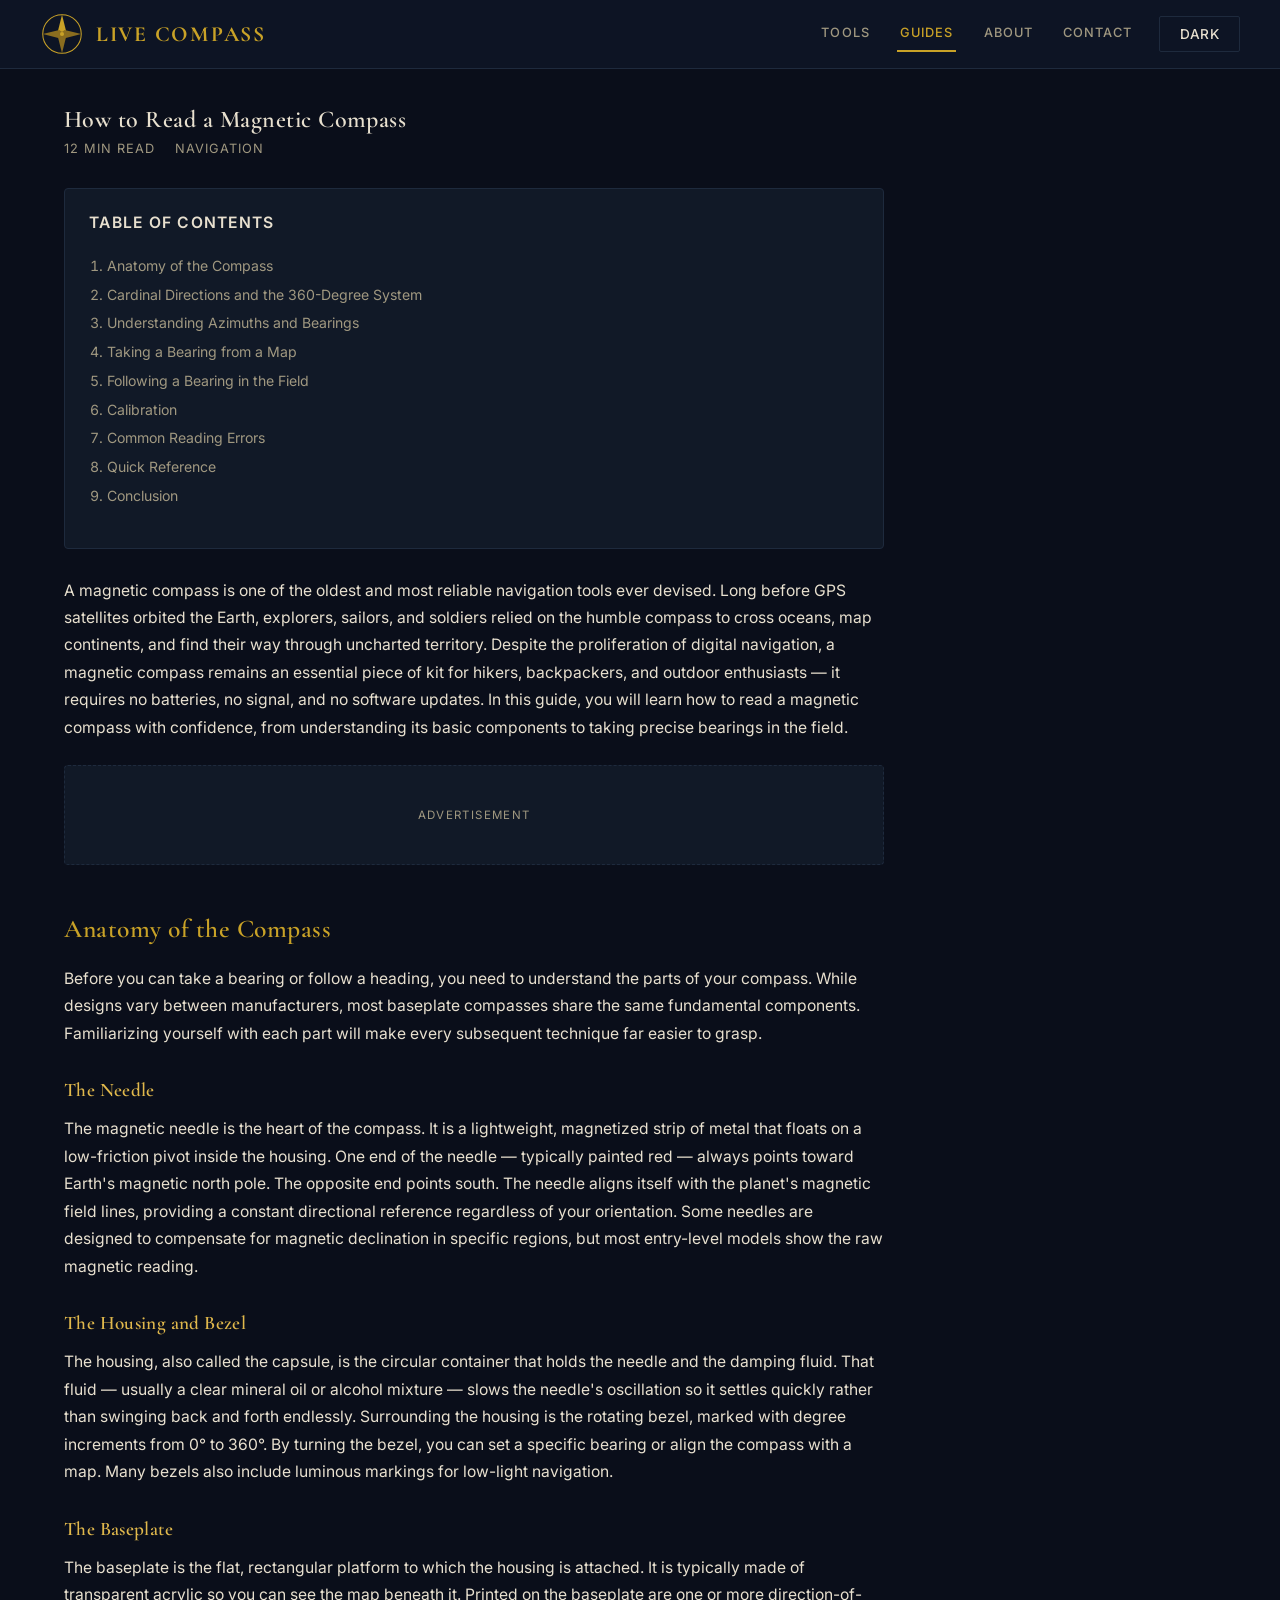
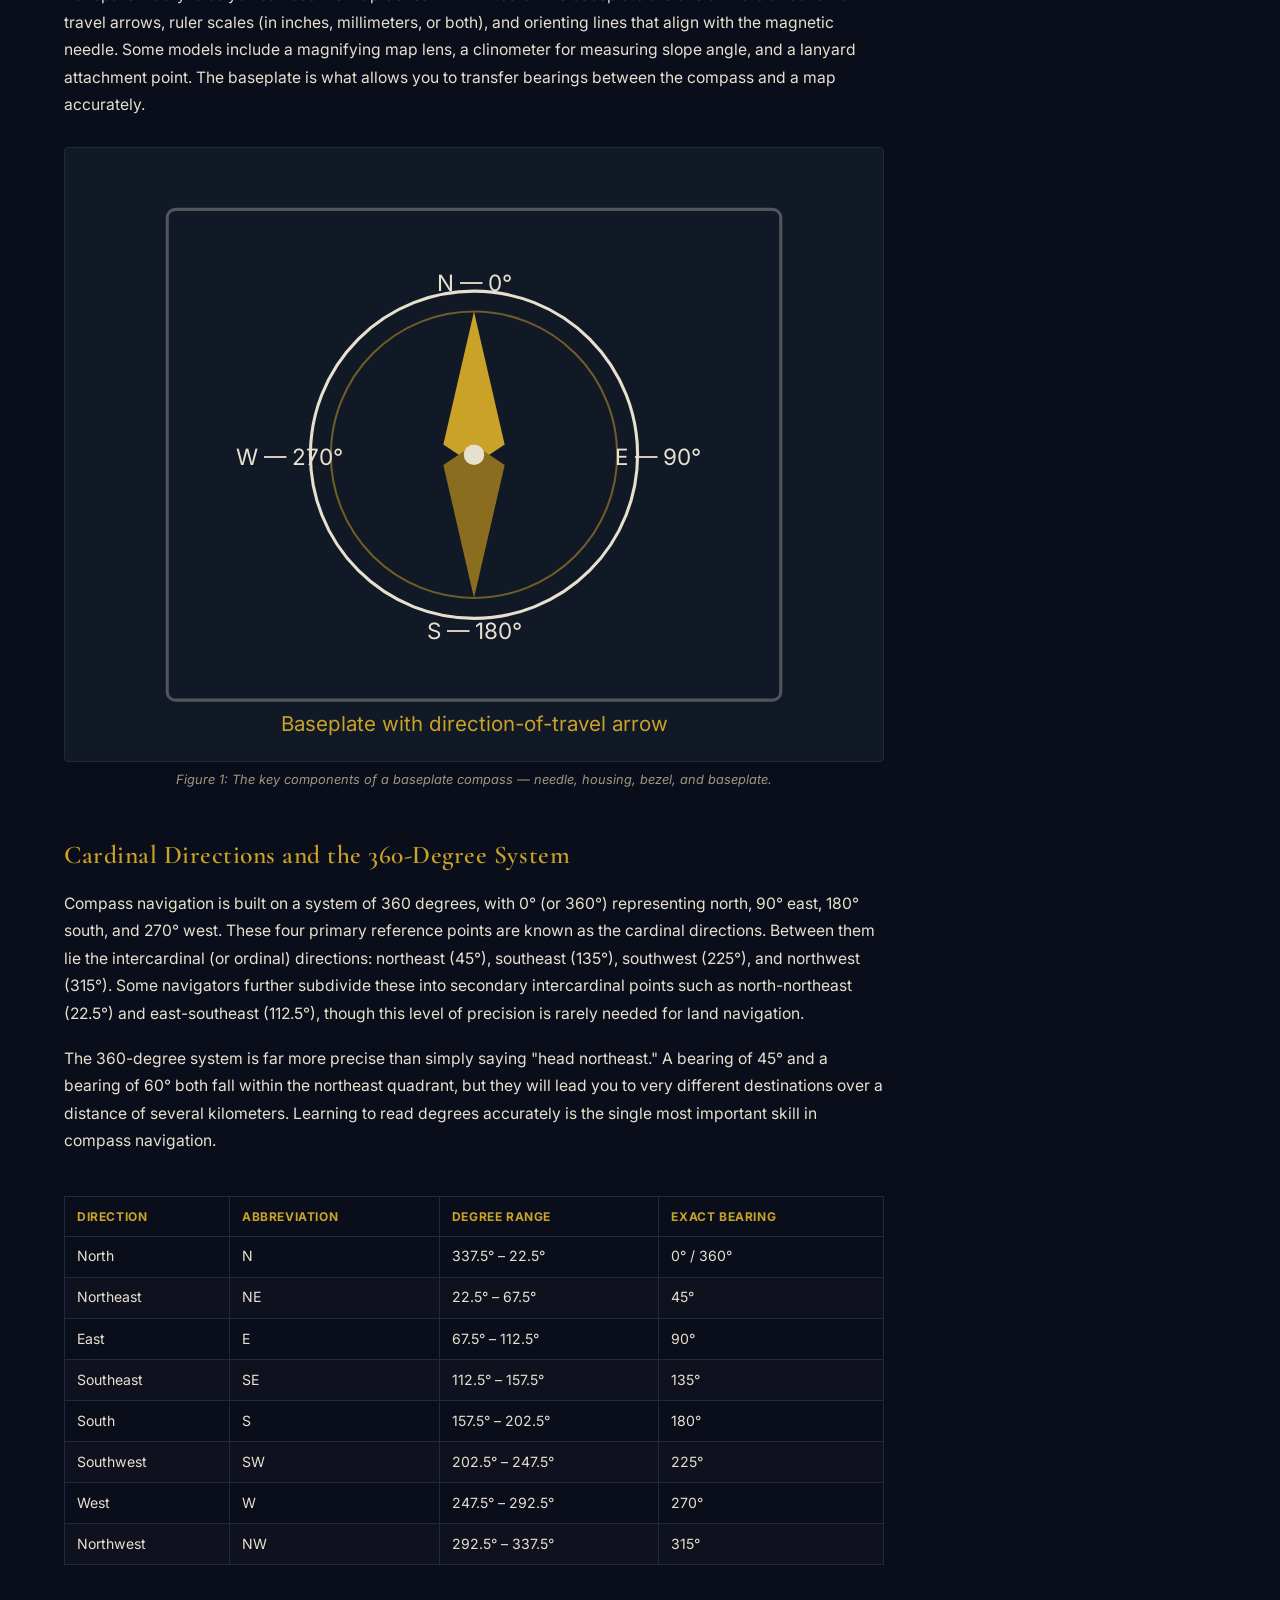
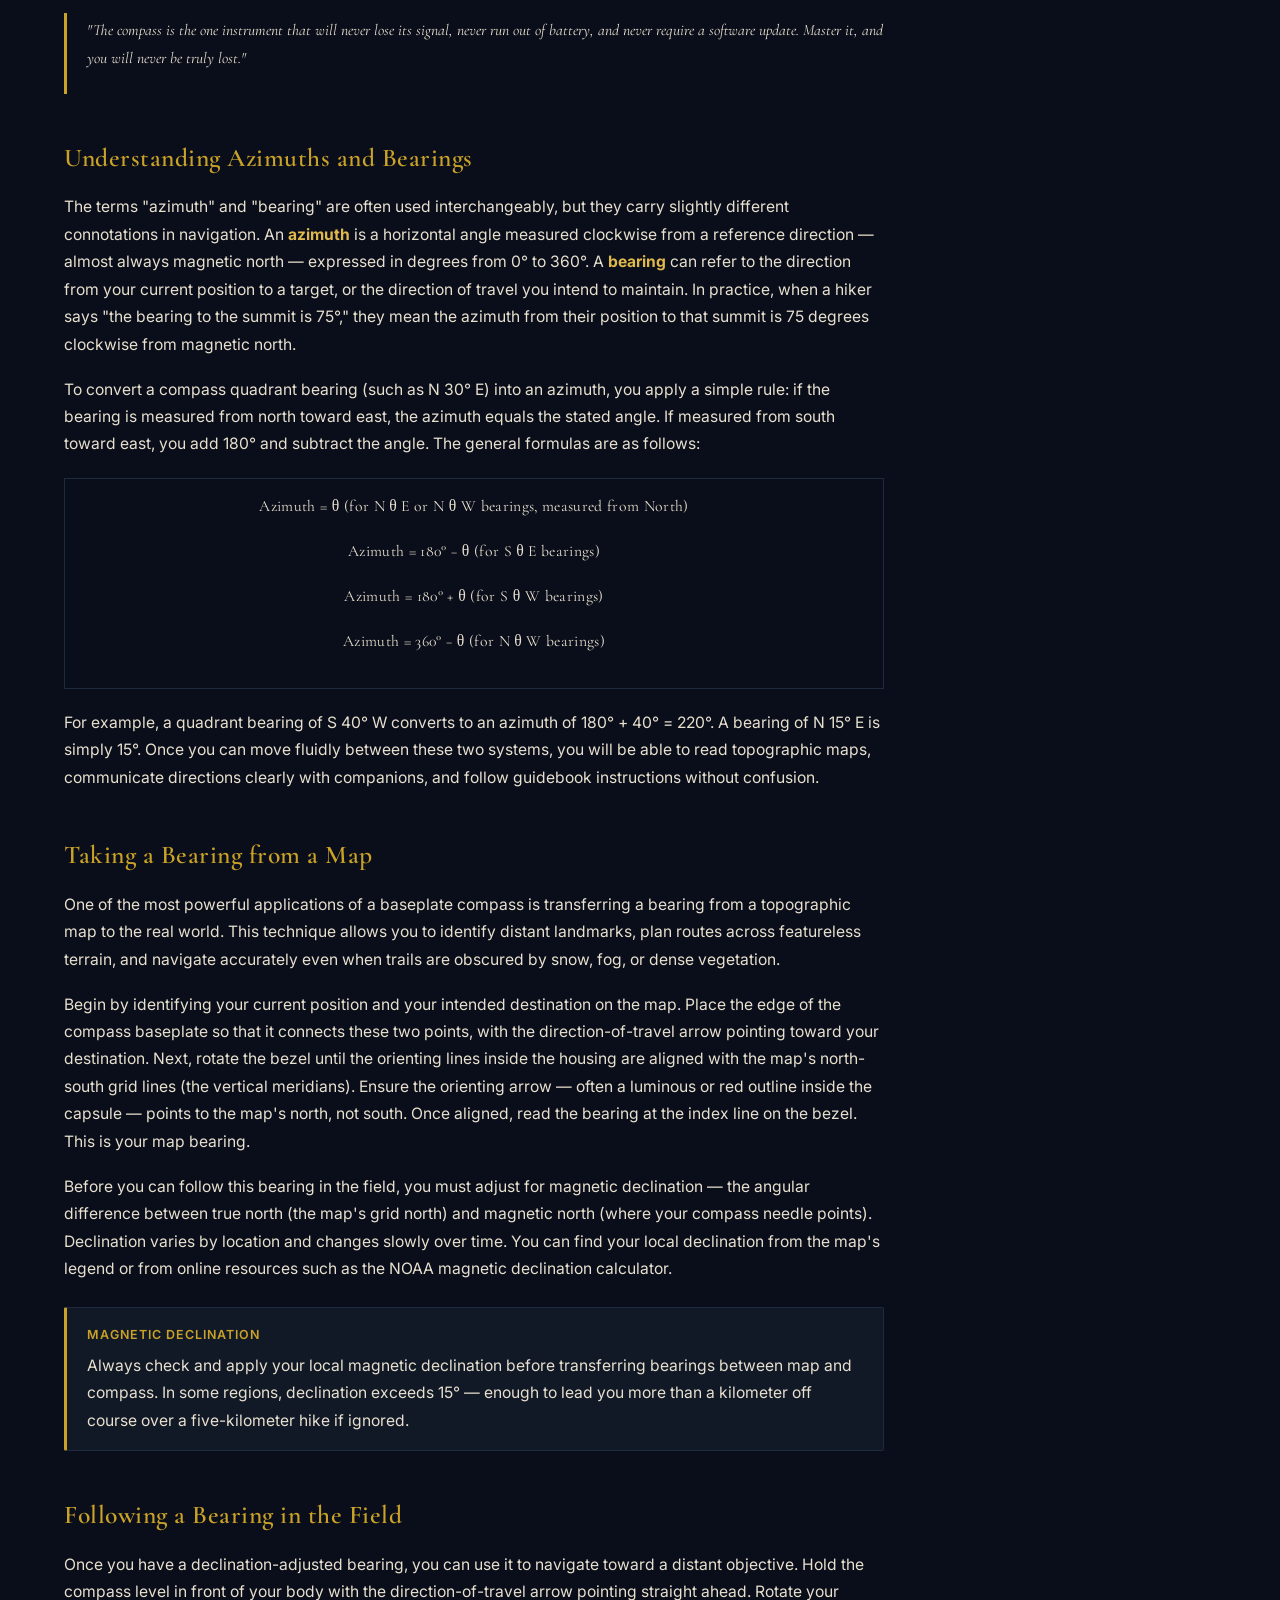
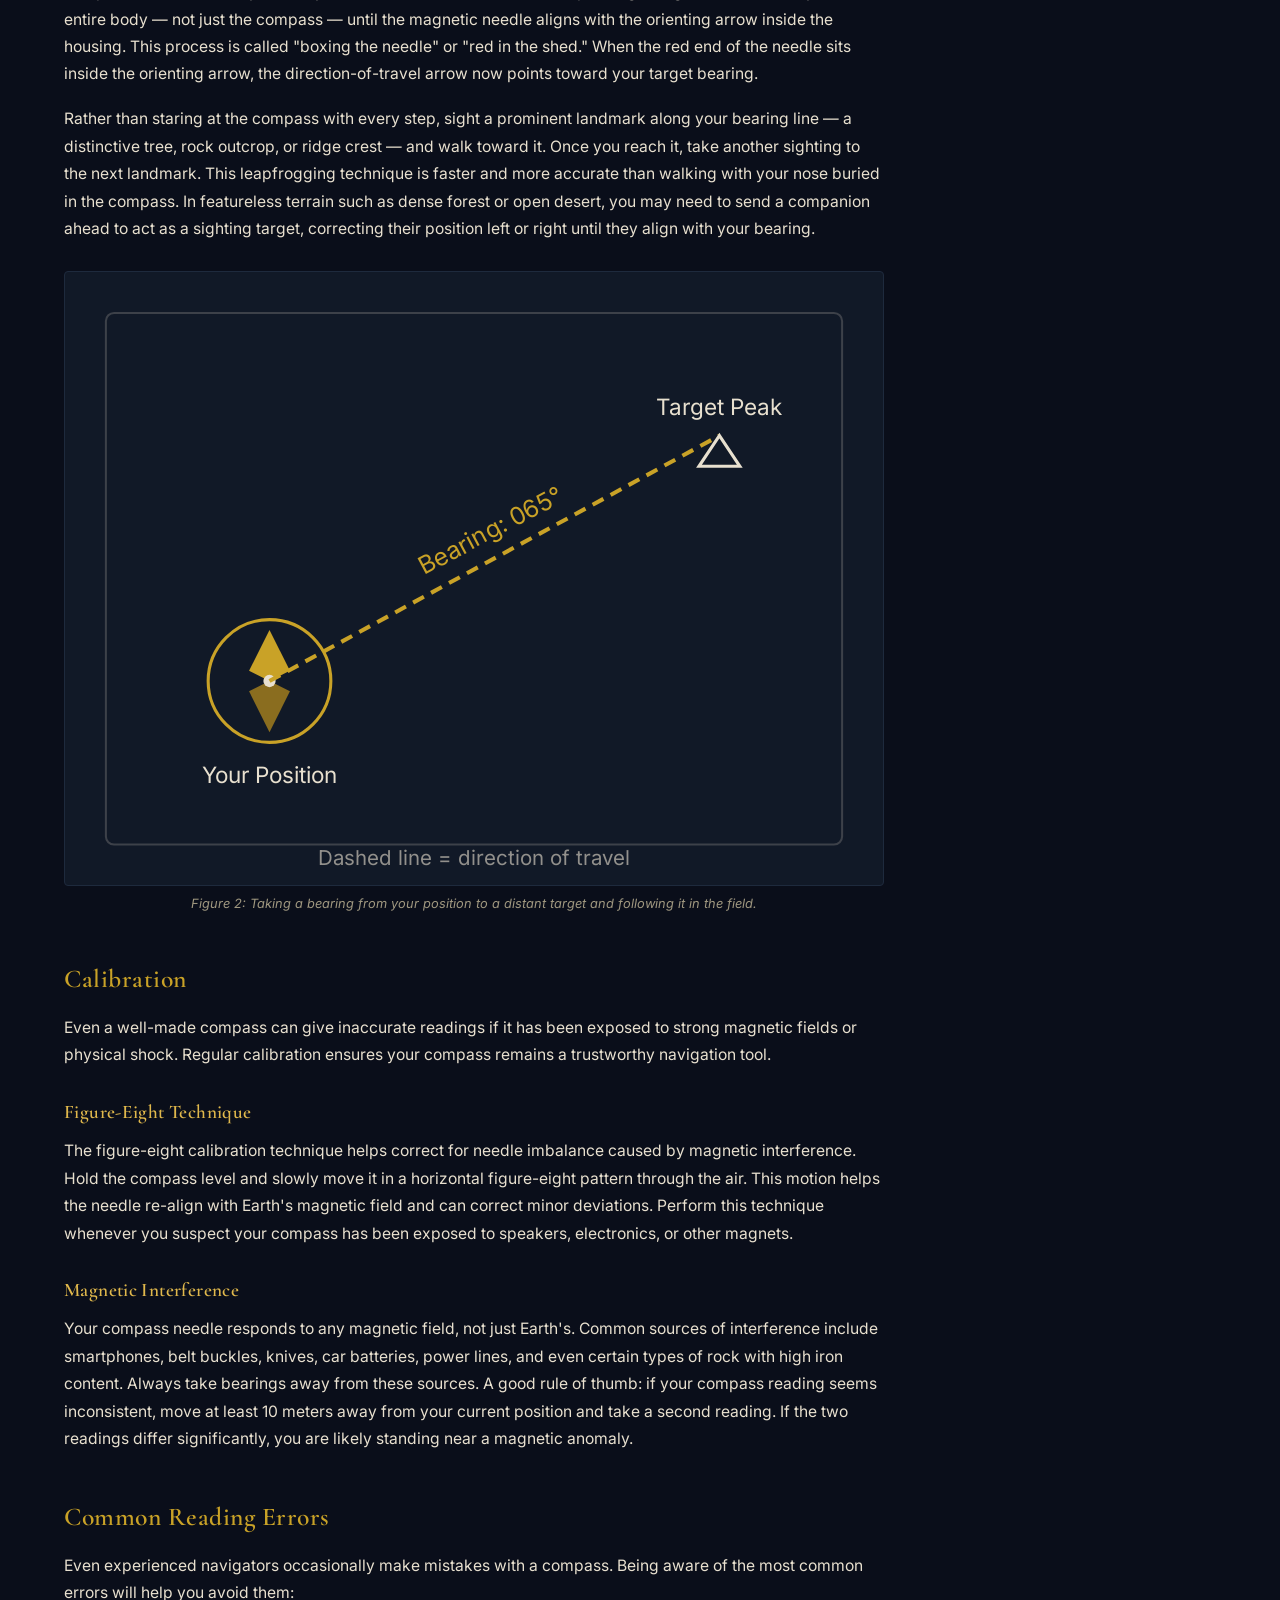
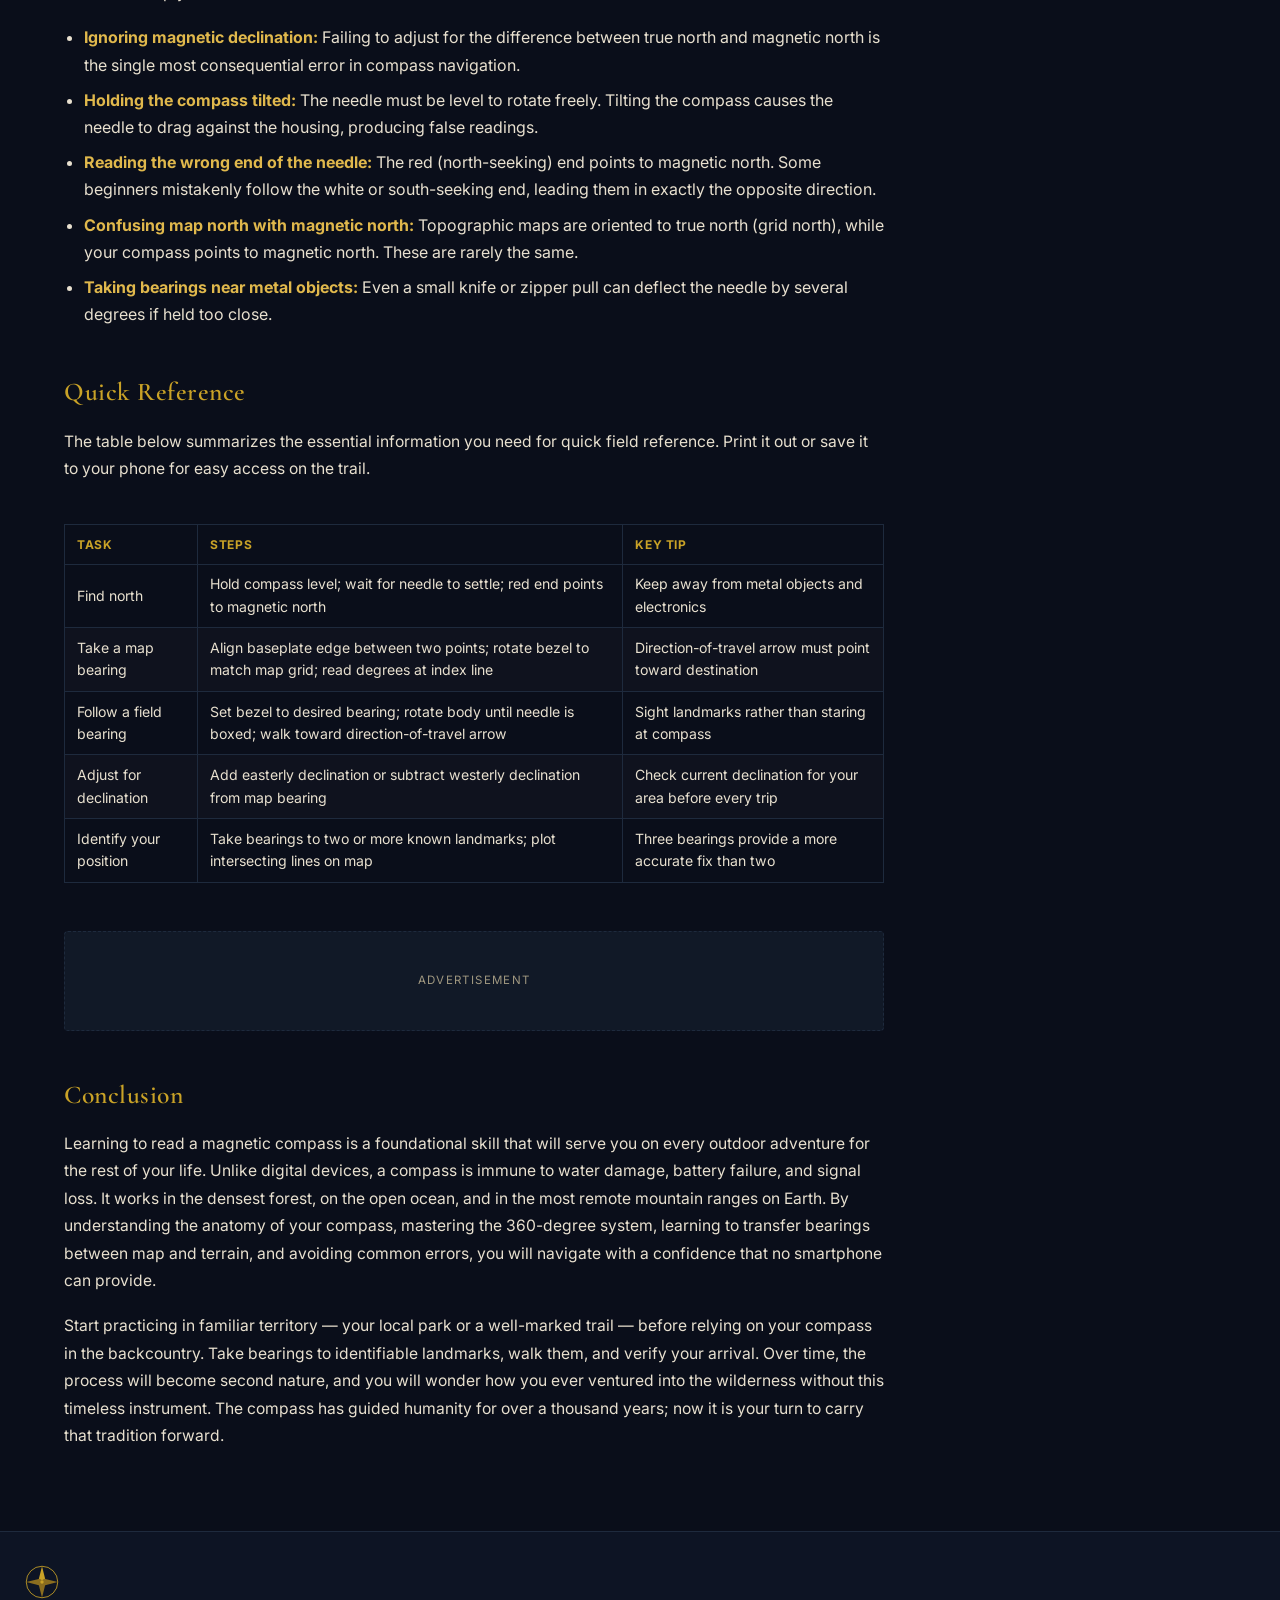
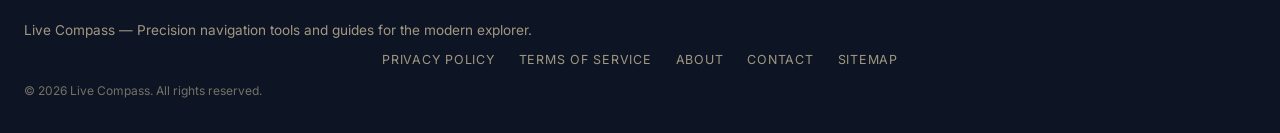
<file: guides/how-to-read-a-magnetic-compass.html>
<!DOCTYPE html>
<html lang="en" data-theme="dark">
<head>
  <meta charset="UTF-8">
  <meta name="viewport" content="width=device-width, initial-scale=1.0, viewport-fit=cover">
  <meta name="theme-color" content="#0a0e1a">
  <meta name="description" content="Learn how to read a magnetic compass with this comprehensive guide. Master cardinal directions, azimuths, bearings, map navigation, and calibration techniques for outdoor adventure.">
  <title>How to Read a Magnetic Compass — Live Compass</title>
<link rel="icon" type="image/png" sizes="48x48" href="/favicon-48x48.png" />
<link rel="icon" type="image/png" sizes="96x96" href="/favicon-96x96.png" />
<link rel="icon" type="image/svg+xml" href="/favicon.svg" />
<link rel="apple-touch-icon" sizes="180x180" href="/apple-touch-icon.png" />
<link rel="shortcut icon" href="/favicon-48x48.png" />
  <link rel="icon" href="data:image/svg+xml,%3Csvg xmlns='http://www.w3.org/2000/svg' viewBox='0 0 64 64'%3E%3Ccircle cx='32' cy='32' r='28' fill='none' stroke='%23c9a84c' stroke-width='1.5'/%3E%3Cpolygon points='32,4 38,28 32,36 26,28' fill='%23c9a84c'/%3E%3Cpolygon points='32,60 38,36 32,28 26,36' fill='%238b6914'/%3E%3Cpolygon points='4,32 28,26 36,32 28,38' fill='%238b6914'/%3E%3Cpolygon points='60,32 36,26 28,32 36,38' fill='%238b6914'/%3E%3Ccircle cx='32' cy='32' r='3' fill='%23c9a84c'/%3E%3C/svg%3E">
  <link rel="preconnect" href="https://fonts.googleapis.com">
  <link rel="preconnect" href="https://fonts.gstatic.com" crossorigin>
  <link href="https://fonts.googleapis.com/css2?family=Cormorant+Garamond:ital,wght@0,400;0,600;0,700;1,400&family=Inter:wght@300;400;500;600;700&display=swap" rel="stylesheet">
  <link rel="stylesheet" href="../styles.css">
</head>
<body>
  <header class="site-header">
    <div class="header-inner">
      <a href="../index.html" class="logo">
        <svg class="logo-mark" viewBox="0 0 64 64" aria-hidden="true"><circle cx="32" cy="32" r="28" fill="none" stroke="currentColor" stroke-width="1.5"/><polygon points="32,4 38,28 32,36 26,28" fill="var(--brass)"/><polygon points="32,60 38,36 32,28 26,36" fill="var(--brass-dim)"/><polygon points="4,32 28,26 36,32 28,38" fill="var(--brass-dim)"/><polygon points="60,32 36,26 28,32 36,38" fill="var(--brass-dim)"/><circle cx="32" cy="32" r="3" fill="currentColor"/></svg>
        <span class="logo-name">LIVE COMPASS</span>
      </a>
      <nav class="site-nav">
        <a href="../index.html">Tools</a>
        <a href="index.html" class="active">Guides</a>
        <a href="../about.html">About</a>
        <a href="../contact.html">Contact</a>
        <button id="theme-toggle" class="btn btn-ghost btn-sm">
          <span class="theme-label">Dark</span>
        </button>
      </nav>
    </div>
  </header>

  <main class="main-content">
    <article class="article">
      <h1>How to Read a Magnetic Compass</h1>

      <div class="article-meta">
        <span class="reading-time">12 min read</span>
        <span class="category">Navigation</span>
      </div>

      <nav class="toc" aria-label="Table of contents">
        <p class="toc-title">Table of Contents</p>
        <ol>
          <li><a href="#anatomy">Anatomy of the Compass</a></li>
          <li><a href="#cardinal-directions">Cardinal Directions and the 360-Degree System</a></li>
          <li><a href="#azimuths-bearings">Understanding Azimuths and Bearings</a></li>
          <li><a href="#taking-bearing">Taking a Bearing from a Map</a></li>
          <li><a href="#following-bearing">Following a Bearing in the Field</a></li>
          <li><a href="#calibration">Calibration</a></li>
          <li><a href="#common-errors">Common Reading Errors</a></li>
          <li><a href="#quick-reference">Quick Reference</a></li>
          <li><a href="#conclusion">Conclusion</a></li>
        </ol>
      </nav>

      <p>A magnetic compass is one of the oldest and most reliable navigation tools ever devised. Long before GPS satellites orbited the Earth, explorers, sailors, and soldiers relied on the humble compass to cross oceans, map continents, and find their way through uncharted territory. Despite the proliferation of digital navigation, a magnetic compass remains an essential piece of kit for hikers, backpackers, and outdoor enthusiasts — it requires no batteries, no signal, and no software updates. In this guide, you will learn how to read a magnetic compass with confidence, from understanding its basic components to taking precise bearings in the field.</p>

      <aside class="adsense-slot" aria-label="Advertisement"></aside>

      <h2 id="anatomy">Anatomy of the Compass</h2>

      <p>Before you can take a bearing or follow a heading, you need to understand the parts of your compass. While designs vary between manufacturers, most baseplate compasses share the same fundamental components. Familiarizing yourself with each part will make every subsequent technique far easier to grasp.</p>

      <h3>The Needle</h3>

      <p>The magnetic needle is the heart of the compass. It is a lightweight, magnetized strip of metal that floats on a low-friction pivot inside the housing. One end of the needle — typically painted red — always points toward Earth's magnetic north pole. The opposite end points south. The needle aligns itself with the planet's magnetic field lines, providing a constant directional reference regardless of your orientation. Some needles are designed to compensate for magnetic declination in specific regions, but most entry-level models show the raw magnetic reading.</p>

      <h3>The Housing and Bezel</h3>

      <p>The housing, also called the capsule, is the circular container that holds the needle and the damping fluid. That fluid — usually a clear mineral oil or alcohol mixture — slows the needle's oscillation so it settles quickly rather than swinging back and forth endlessly. Surrounding the housing is the rotating bezel, marked with degree increments from 0° to 360°. By turning the bezel, you can set a specific bearing or align the compass with a map. Many bezels also include luminous markings for low-light navigation.</p>

      <h3>The Baseplate</h3>

      <p>The baseplate is the flat, rectangular platform to which the housing is attached. It is typically made of transparent acrylic so you can see the map beneath it. Printed on the baseplate are one or more direction-of-travel arrows, ruler scales (in inches, millimeters, or both), and orienting lines that align with the magnetic needle. Some models include a magnifying map lens, a clinometer for measuring slope angle, and a lanyard attachment point. The baseplate is what allows you to transfer bearings between the compass and a map accurately.</p>

      <figure>
        <svg viewBox="0 0 400 300" xmlns="http://www.w3.org/2000/svg" role="img" aria-label="Compass anatomy diagram showing needle, housing, bezel, and baseplate">
          <rect x="50" y="30" width="300" height="240" rx="4" fill="none" stroke="currentColor" stroke-width="1.5" opacity="0.3"/>
          <circle cx="200" cy="150" r="80" fill="none" stroke="currentColor" stroke-width="1.5"/>
          <circle cx="200" cy="150" r="70" fill="none" stroke="var(--brass)" stroke-width="1" opacity="0.5"/>
          <polygon points="200,80 215,145 200,155 185,145" fill="var(--brass)"/>
          <polygon points="200,220 215,155 200,145 185,155" fill="var(--brass-dim)"/>
          <circle cx="200" cy="150" r="5" fill="currentColor"/>
          <text x="200" y="70" text-anchor="middle" fill="currentColor" font-size="11" font-family="Inter, sans-serif">N — 0°</text>
          <text x="200" y="240" text-anchor="middle" fill="currentColor" font-size="11" font-family="Inter, sans-serif">S — 180°</text>
          <text x="110" y="155" text-anchor="middle" fill="currentColor" font-size="11" font-family="Inter, sans-serif">W — 270°</text>
          <text x="290" y="155" text-anchor="middle" fill="currentColor" font-size="11" font-family="Inter, sans-serif">E — 90°</text>
          <text x="200" y="285" text-anchor="middle" fill="var(--brass)" font-size="10" font-family="Inter, sans-serif">Baseplate with direction-of-travel arrow</text>
        </svg>
        <figcaption>Figure 1: The key components of a baseplate compass — needle, housing, bezel, and baseplate.</figcaption>
      </figure>

      <h2 id="cardinal-directions">Cardinal Directions and the 360-Degree System</h2>

      <p>Compass navigation is built on a system of 360 degrees, with 0° (or 360°) representing north, 90° east, 180° south, and 270° west. These four primary reference points are known as the cardinal directions. Between them lie the intercardinal (or ordinal) directions: northeast (45°), southeast (135°), southwest (225°), and northwest (315°). Some navigators further subdivide these into secondary intercardinal points such as north-northeast (22.5°) and east-southeast (112.5°), though this level of precision is rarely needed for land navigation.</p>

      <p>The 360-degree system is far more precise than simply saying "head northeast." A bearing of 45° and a bearing of 60° both fall within the northeast quadrant, but they will lead you to very different destinations over a distance of several kilometers. Learning to read degrees accurately is the single most important skill in compass navigation.</p>

      <div class="table-wrap">
        <table>
          <thead>
            <tr>
              <th>Direction</th>
              <th>Abbreviation</th>
              <th>Degree Range</th>
              <th>Exact Bearing</th>
            </tr>
          </thead>
          <tbody>
            <tr><td>North</td><td>N</td><td>337.5° – 22.5°</td><td>0° / 360°</td></tr>
            <tr><td>Northeast</td><td>NE</td><td>22.5° – 67.5°</td><td>45°</td></tr>
            <tr><td>East</td><td>E</td><td>67.5° – 112.5°</td><td>90°</td></tr>
            <tr><td>Southeast</td><td>SE</td><td>112.5° – 157.5°</td><td>135°</td></tr>
            <tr><td>South</td><td>S</td><td>157.5° – 202.5°</td><td>180°</td></tr>
            <tr><td>Southwest</td><td>SW</td><td>202.5° – 247.5°</td><td>225°</td></tr>
            <tr><td>West</td><td>W</td><td>247.5° – 292.5°</td><td>270°</td></tr>
            <tr><td>Northwest</td><td>NW</td><td>292.5° – 337.5°</td><td>315°</td></tr>
          </tbody>
        </table>
      </div>

      <blockquote>
        <p>"The compass is the one instrument that will never lose its signal, never run out of battery, and never require a software update. Master it, and you will never be truly lost."</p>
      </blockquote>

      <h2 id="azimuths-bearings">Understanding Azimuths and Bearings</h2>

      <p>The terms "azimuth" and "bearing" are often used interchangeably, but they carry slightly different connotations in navigation. An <strong>azimuth</strong> is a horizontal angle measured clockwise from a reference direction — almost always magnetic north — expressed in degrees from 0° to 360°. A <strong>bearing</strong> can refer to the direction from your current position to a target, or the direction of travel you intend to maintain. In practice, when a hiker says "the bearing to the summit is 75°," they mean the azimuth from their position to that summit is 75 degrees clockwise from magnetic north.</p>

      <p>To convert a compass quadrant bearing (such as N 30° E) into an azimuth, you apply a simple rule: if the bearing is measured from north toward east, the azimuth equals the stated angle. If measured from south toward east, you add 180° and subtract the angle. The general formulas are as follows:</p>

      <div class="formula">
        <p>Azimuth = θ (for N θ E or N θ W bearings, measured from North)</p>
        <p>Azimuth = 180° − θ (for S θ E bearings)</p>
        <p>Azimuth = 180° + θ (for S θ W bearings)</p>
        <p>Azimuth = 360° − θ (for N θ W bearings)</p>
      </div>

      <p>For example, a quadrant bearing of S 40° W converts to an azimuth of 180° + 40° = 220°. A bearing of N 15° E is simply 15°. Once you can move fluidly between these two systems, you will be able to read topographic maps, communicate directions clearly with companions, and follow guidebook instructions without confusion.</p>

      <h2 id="taking-bearing">Taking a Bearing from a Map</h2>

      <p>One of the most powerful applications of a baseplate compass is transferring a bearing from a topographic map to the real world. This technique allows you to identify distant landmarks, plan routes across featureless terrain, and navigate accurately even when trails are obscured by snow, fog, or dense vegetation.</p>

      <p>Begin by identifying your current position and your intended destination on the map. Place the edge of the compass baseplate so that it connects these two points, with the direction-of-travel arrow pointing toward your destination. Next, rotate the bezel until the orienting lines inside the housing are aligned with the map's north-south grid lines (the vertical meridians). Ensure the orienting arrow — often a luminous or red outline inside the capsule — points to the map's north, not south. Once aligned, read the bearing at the index line on the bezel. This is your map bearing.</p>

      <p>Before you can follow this bearing in the field, you must adjust for magnetic declination — the angular difference between true north (the map's grid north) and magnetic north (where your compass needle points). Declination varies by location and changes slowly over time. You can find your local declination from the map's legend or from online resources such as the NOAA magnetic declination calculator.</p>

      <div class="callout">
        <p class="callout-title">Magnetic Declination</p>
        <p>Always check and apply your local magnetic declination before transferring bearings between map and compass. In some regions, declination exceeds 15° — enough to lead you more than a kilometer off course over a five-kilometer hike if ignored.</p>
      </div>

      <h2 id="following-bearing">Following a Bearing in the Field</h2>

      <p>Once you have a declination-adjusted bearing, you can use it to navigate toward a distant objective. Hold the compass level in front of your body with the direction-of-travel arrow pointing straight ahead. Rotate your entire body — not just the compass — until the magnetic needle aligns with the orienting arrow inside the housing. This process is called "boxing the needle" or "red in the shed." When the red end of the needle sits inside the orienting arrow, the direction-of-travel arrow now points toward your target bearing.</p>

      <p>Rather than staring at the compass with every step, sight a prominent landmark along your bearing line — a distinctive tree, rock outcrop, or ridge crest — and walk toward it. Once you reach it, take another sighting to the next landmark. This leapfrogging technique is faster and more accurate than walking with your nose buried in the compass. In featureless terrain such as dense forest or open desert, you may need to send a companion ahead to act as a sighting target, correcting their position left or right until they align with your bearing.</p>

      <figure>
        <svg viewBox="0 0 400 300" xmlns="http://www.w3.org/2000/svg" role="img" aria-label="Bearing illustration showing a hiker taking a bearing toward a distant peak">
          <rect x="20" y="20" width="360" height="260" rx="4" fill="none" stroke="currentColor" stroke-width="1" opacity="0.2"/>
          <circle cx="100" cy="200" r="30" fill="none" stroke="var(--brass)" stroke-width="1.5"/>
          <polygon points="100,175 110,195 100,200 90,195" fill="var(--brass)"/>
          <polygon points="100,225 110,205 100,200 90,205" fill="var(--brass-dim)"/>
          <circle cx="100" cy="200" r="3" fill="currentColor"/>
          <line x1="100" y1="200" x2="320" y2="80" stroke="var(--brass)" stroke-width="2" stroke-dasharray="6,4"/>
          <polygon points="320,80 310,95 330,95" fill="none" stroke="currentColor" stroke-width="1.5"/>
          <text x="320" y="70" text-anchor="middle" fill="currentColor" font-size="11" font-family="Inter, sans-serif">Target Peak</text>
          <text x="100" y="250" text-anchor="middle" fill="currentColor" font-size="11" font-family="Inter, sans-serif">Your Position</text>
          <text x="210" y="130" text-anchor="middle" fill="var(--brass)" font-size="12" font-family="Inter, sans-serif" transform="rotate(-28, 210, 130)">Bearing: 065°</text>
          <text x="200" y="290" text-anchor="middle" fill="currentColor" font-size="10" font-family="Inter, sans-serif" opacity="0.6">Dashed line = direction of travel</text>
        </svg>
        <figcaption>Figure 2: Taking a bearing from your position to a distant target and following it in the field.</figcaption>
      </figure>

      <h2 id="calibration">Calibration</h2>

      <p>Even a well-made compass can give inaccurate readings if it has been exposed to strong magnetic fields or physical shock. Regular calibration ensures your compass remains a trustworthy navigation tool.</p>

      <h3>Figure-Eight Technique</h3>

      <p>The figure-eight calibration technique helps correct for needle imbalance caused by magnetic interference. Hold the compass level and slowly move it in a horizontal figure-eight pattern through the air. This motion helps the needle re-align with Earth's magnetic field and can correct minor deviations. Perform this technique whenever you suspect your compass has been exposed to speakers, electronics, or other magnets.</p>

      <h3>Magnetic Interference</h3>

      <p>Your compass needle responds to any magnetic field, not just Earth's. Common sources of interference include smartphones, belt buckles, knives, car batteries, power lines, and even certain types of rock with high iron content. Always take bearings away from these sources. A good rule of thumb: if your compass reading seems inconsistent, move at least 10 meters away from your current position and take a second reading. If the two readings differ significantly, you are likely standing near a magnetic anomaly.</p>

      <h2 id="common-errors">Common Reading Errors</h2>

      <p>Even experienced navigators occasionally make mistakes with a compass. Being aware of the most common errors will help you avoid them:</p>

      <ul>
        <li><strong>Ignoring magnetic declination:</strong> Failing to adjust for the difference between true north and magnetic north is the single most consequential error in compass navigation.</li>
        <li><strong>Holding the compass tilted:</strong> The needle must be level to rotate freely. Tilting the compass causes the needle to drag against the housing, producing false readings.</li>
        <li><strong>Reading the wrong end of the needle:</strong> The red (north-seeking) end points to magnetic north. Some beginners mistakenly follow the white or south-seeking end, leading them in exactly the opposite direction.</li>
        <li><strong>Confusing map north with magnetic north:</strong> Topographic maps are oriented to true north (grid north), while your compass points to magnetic north. These are rarely the same.</li>
        <li><strong>Taking bearings near metal objects:</strong> Even a small knife or zipper pull can deflect the needle by several degrees if held too close.</li>
      </ul>

      <h2 id="quick-reference">Quick Reference</h2>

      <p>The table below summarizes the essential information you need for quick field reference. Print it out or save it to your phone for easy access on the trail.</p>

      <div class="table-wrap">
        <table>
          <thead>
            <tr>
              <th>Task</th>
              <th>Steps</th>
              <th>Key Tip</th>
            </tr>
          </thead>
          <tbody>
            <tr>
              <td>Find north</td>
              <td>Hold compass level; wait for needle to settle; red end points to magnetic north</td>
              <td>Keep away from metal objects and electronics</td>
            </tr>
            <tr>
              <td>Take a map bearing</td>
              <td>Align baseplate edge between two points; rotate bezel to match map grid; read degrees at index line</td>
              <td>Direction-of-travel arrow must point toward destination</td>
            </tr>
            <tr>
              <td>Follow a field bearing</td>
              <td>Set bezel to desired bearing; rotate body until needle is boxed; walk toward direction-of-travel arrow</td>
              <td>Sight landmarks rather than staring at compass</td>
            </tr>
            <tr>
              <td>Adjust for declination</td>
              <td>Add easterly declination or subtract westerly declination from map bearing</td>
              <td>Check current declination for your area before every trip</td>
            </tr>
            <tr>
              <td>Identify your position</td>
              <td>Take bearings to two or more known landmarks; plot intersecting lines on map</td>
              <td>Three bearings provide a more accurate fix than two</td>
            </tr>
          </tbody>
        </table>
      </div>

      <aside class="adsense-slot" aria-label="Advertisement"></aside>

      <h2 id="conclusion">Conclusion</h2>

      <p>Learning to read a magnetic compass is a foundational skill that will serve you on every outdoor adventure for the rest of your life. Unlike digital devices, a compass is immune to water damage, battery failure, and signal loss. It works in the densest forest, on the open ocean, and in the most remote mountain ranges on Earth. By understanding the anatomy of your compass, mastering the 360-degree system, learning to transfer bearings between map and terrain, and avoiding common errors, you will navigate with a confidence that no smartphone can provide.</p>

      <p>Start practicing in familiar territory — your local park or a well-marked trail — before relying on your compass in the backcountry. Take bearings to identifiable landmarks, walk them, and verify your arrival. Over time, the process will become second nature, and you will wonder how you ever ventured into the wilderness without this timeless instrument. The compass has guided humanity for over a thousand years; now it is your turn to carry that tradition forward.</p>
    </article>
  </main>

  <footer class="site-footer">
    <svg class="footer-logo" viewBox="0 0 64 64" aria-hidden="true"><circle cx="32" cy="32" r="28" fill="none" stroke="currentColor" stroke-width="1.5"/><polygon points="32,4 38,28 32,36 26,28" fill="var(--brass)"/><polygon points="32,60 38,36 32,28 26,36" fill="var(--brass-dim)"/><polygon points="4,32 28,26 36,32 28,38" fill="var(--brass-dim)"/><polygon points="60,32 36,26 28,32 36,38" fill="var(--brass-dim)"/><circle cx="32" cy="32" r="3" fill="currentColor"/></svg>
    <p class="footer-text">Live Compass — Precision navigation tools and guides for the modern explorer.</p>
    <nav class="footer-nav">
      <a href="../privacy-policy.html">Privacy Policy</a>
      <a href="../terms.html">Terms of Service</a>
      <a href="../about.html">About</a>
      <a href="../contact.html">Contact</a>
      <a href="../sitemap.xml">Sitemap</a>
    </nav>
    <p class="footer-copy">&copy; <span id="year">2026</span> Live Compass. All rights reserved.</p>
  </footer>

  <script src="../theme.js"></script>
</body>
</html>
</file>
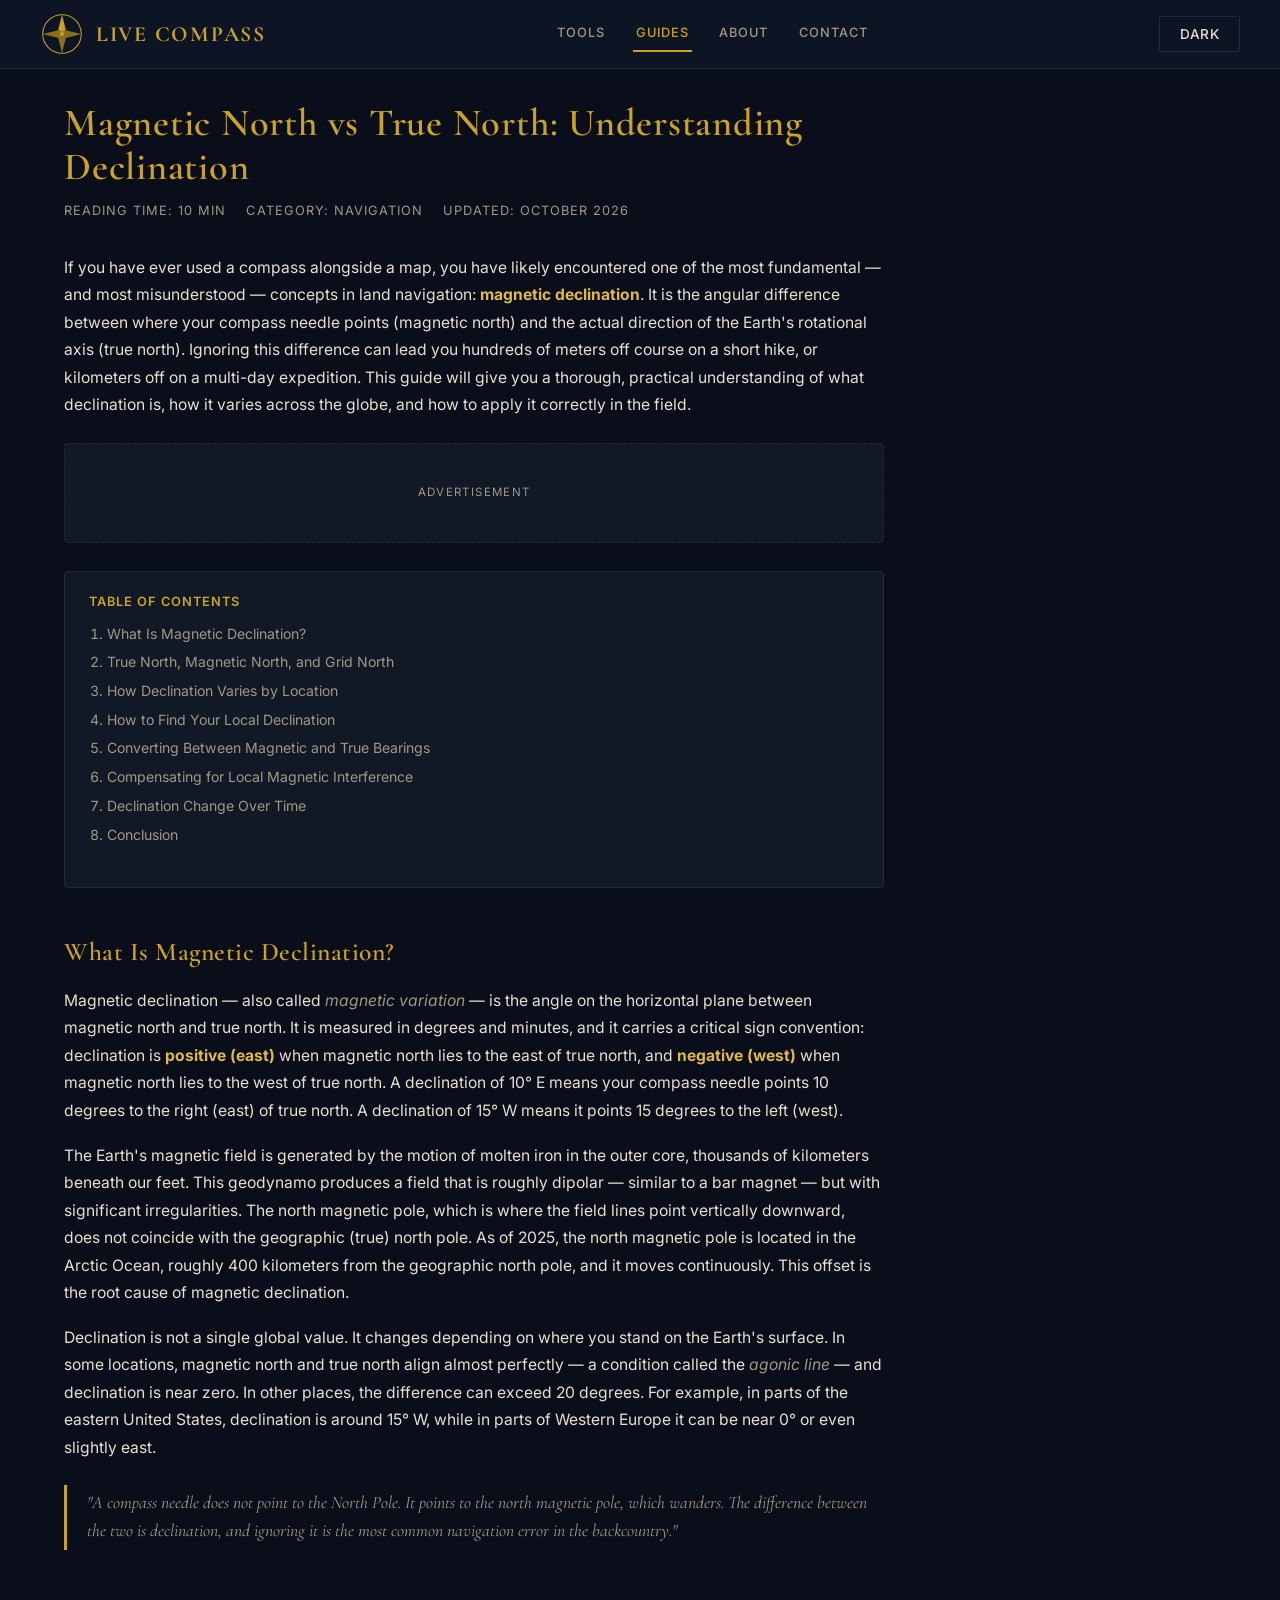
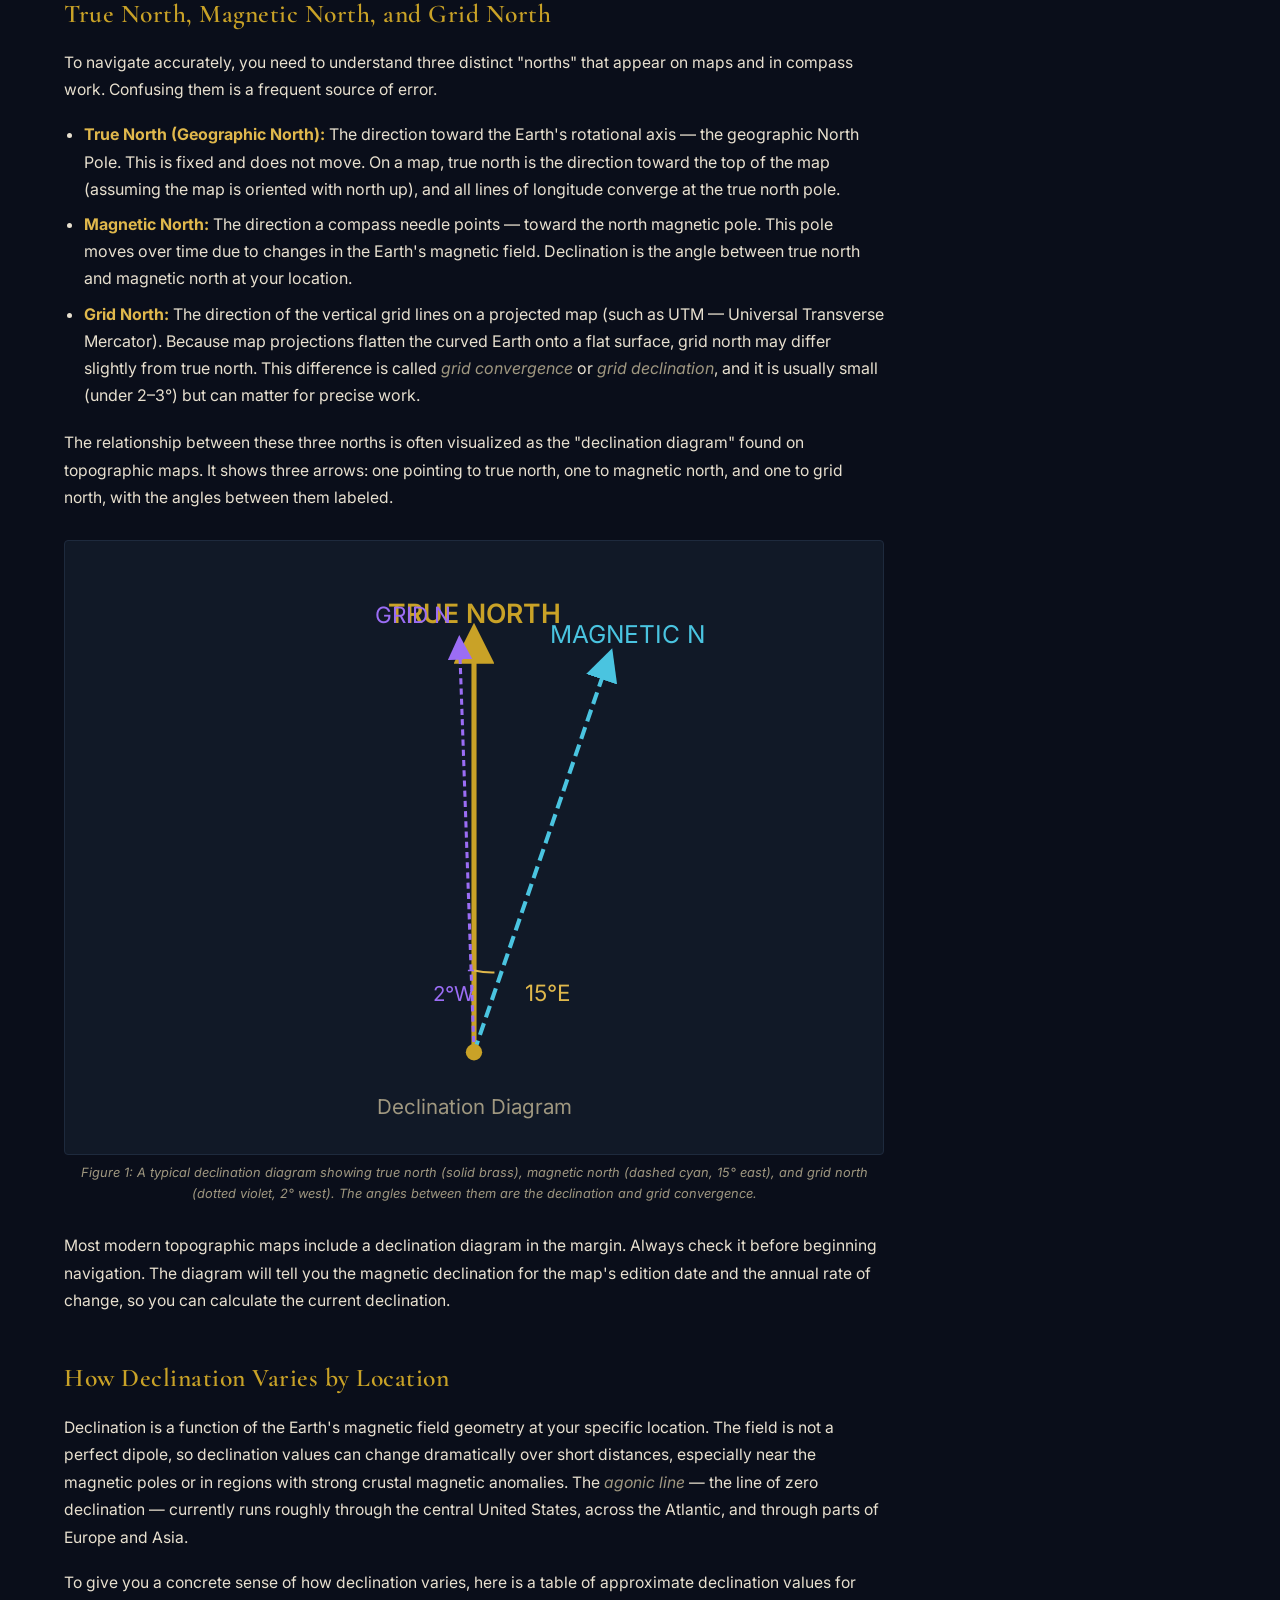
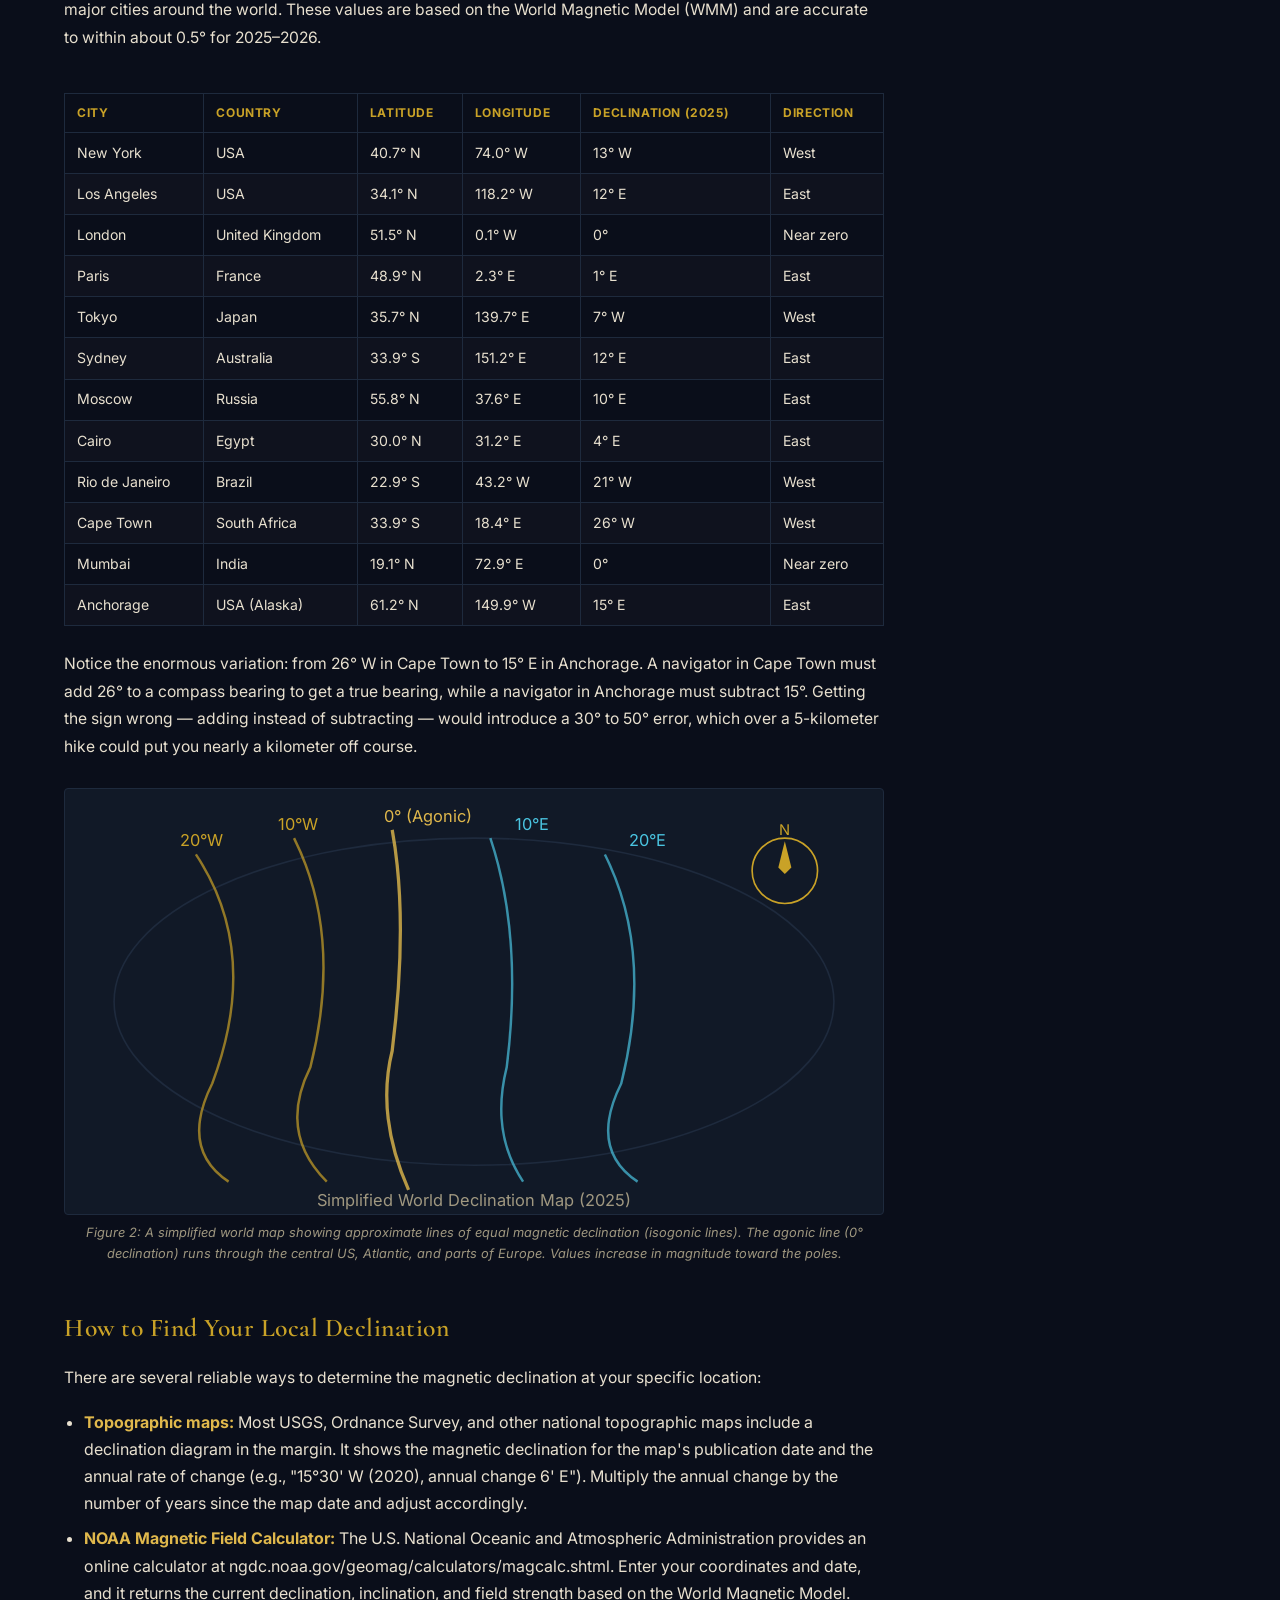
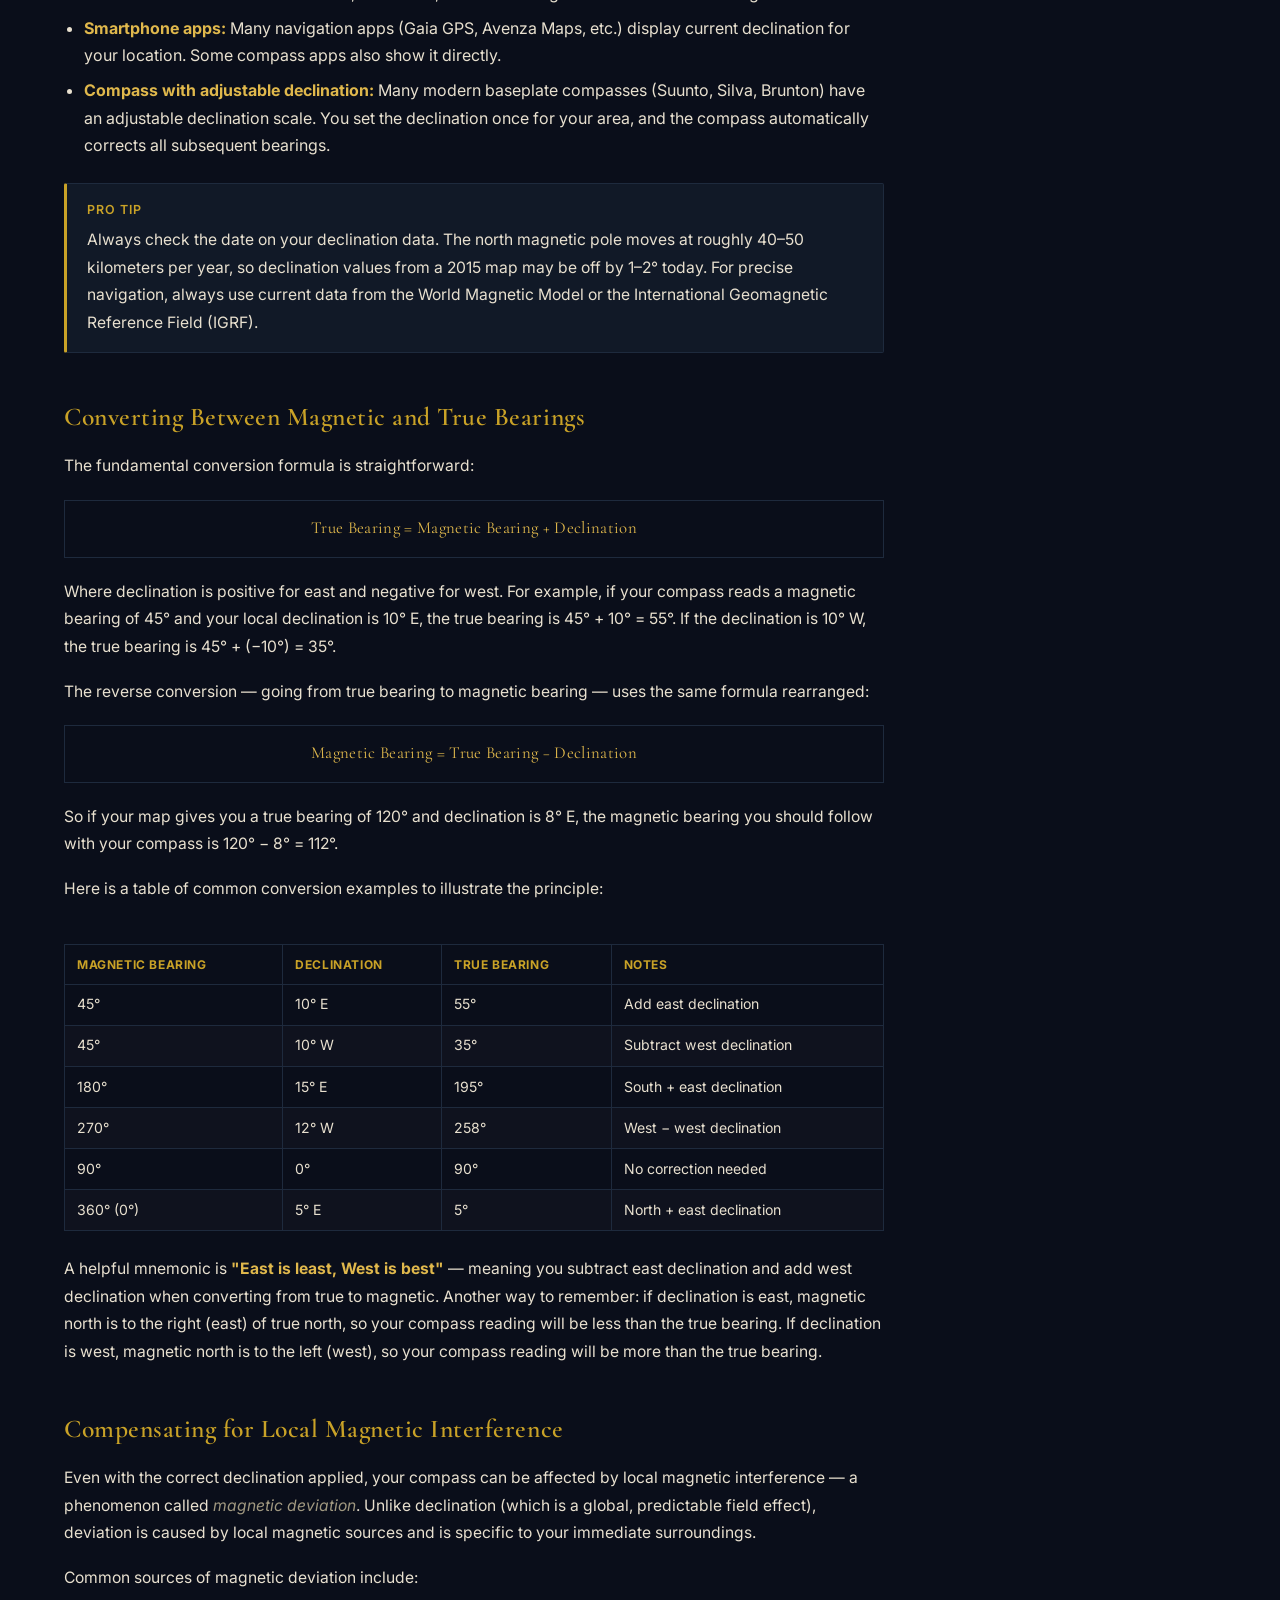
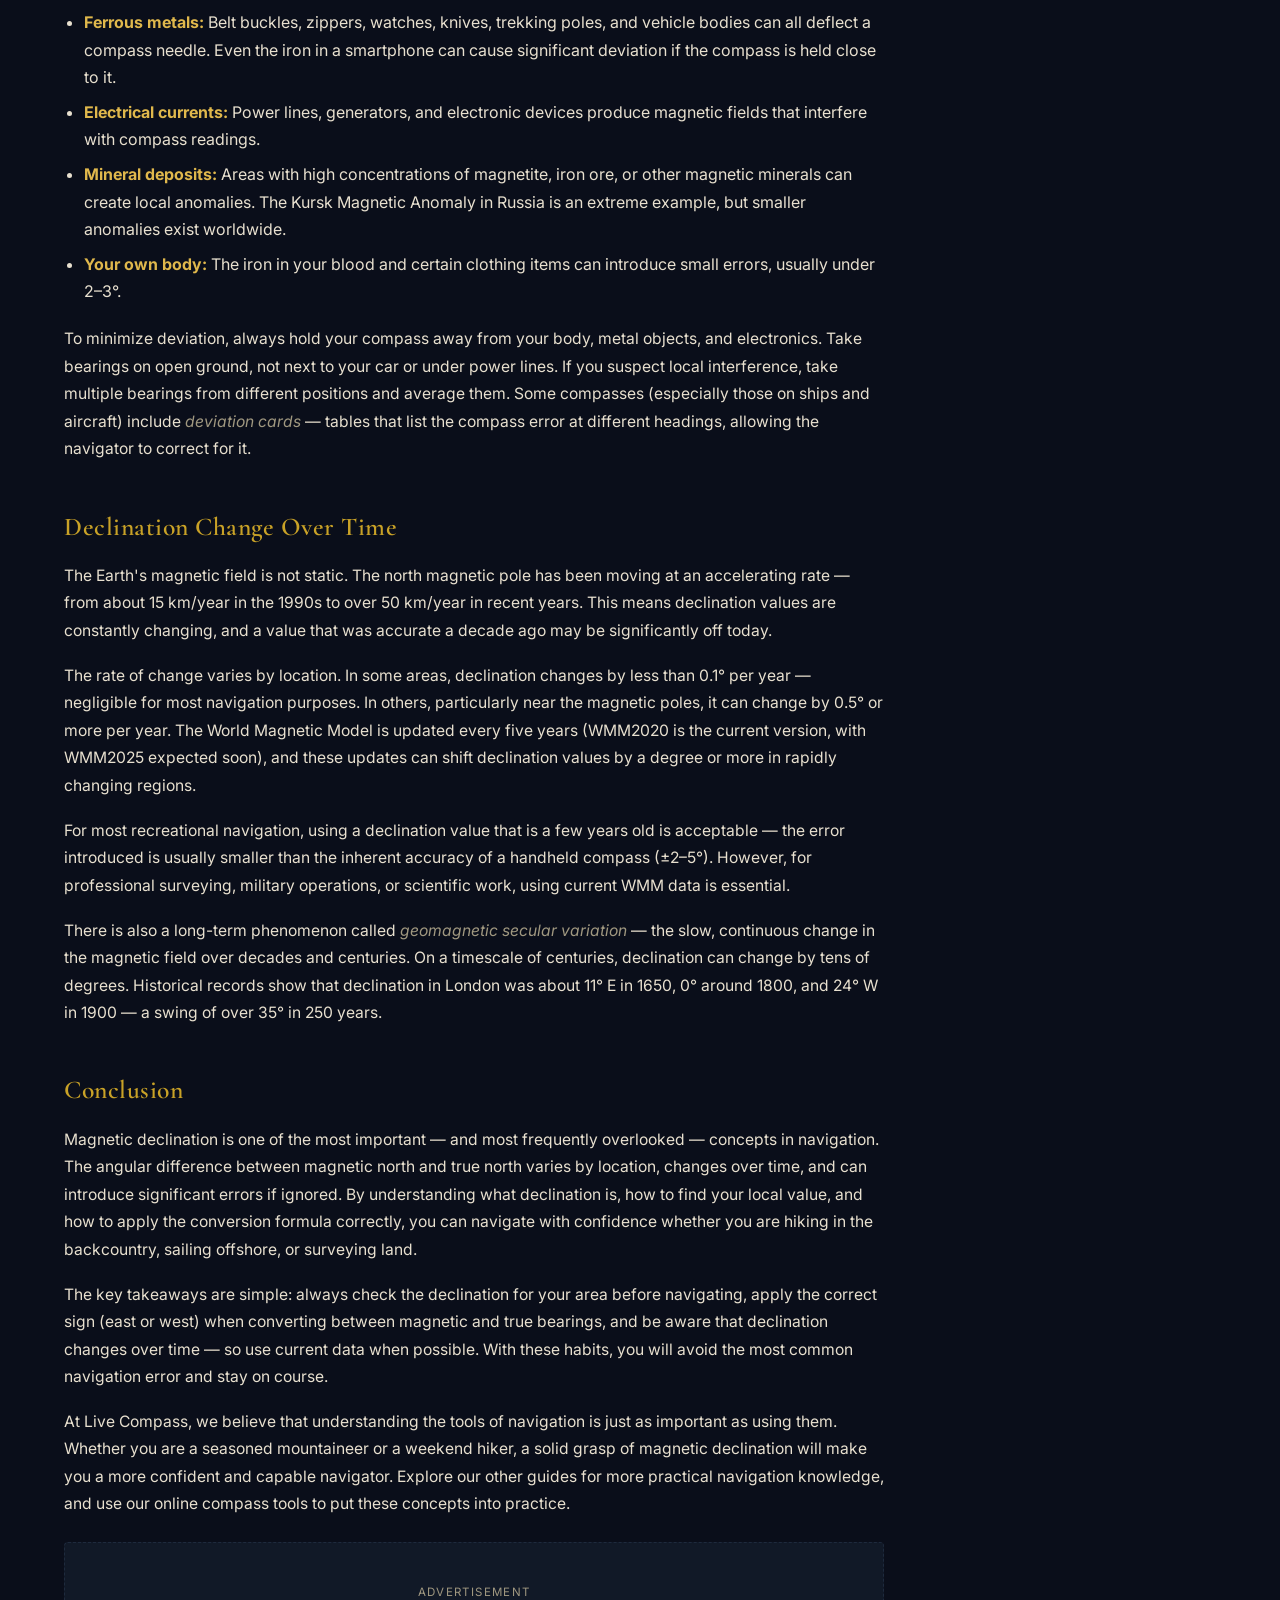
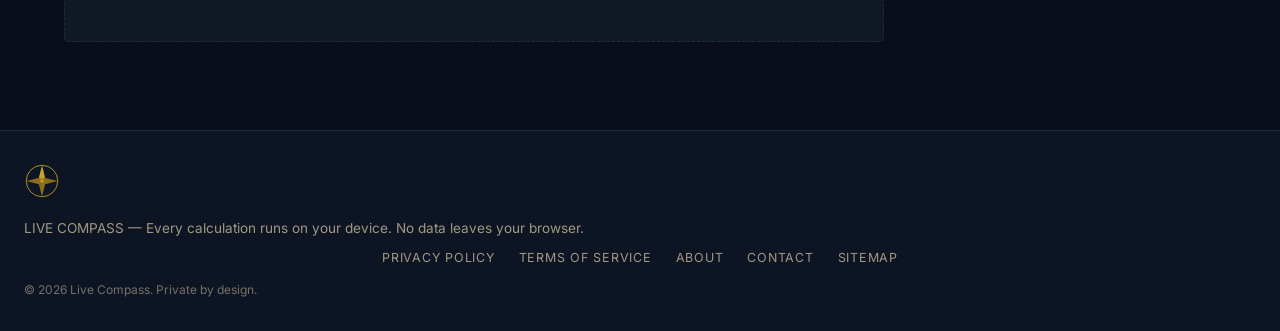
<file: guides/magnetic-north-vs-true-north-declination.html>
<!DOCTYPE html>
<html lang="en" data-theme="dark">
<head>
<meta charset="UTF-8">
<meta name="viewport" content="width=device-width, initial-scale=1.0, viewport-fit=cover">
<meta name="theme-color" content="#0a0e1a">
<meta name="description" content="Learn what magnetic declination is, how it varies by location, and how to convert between magnetic and true bearings. Includes city declination tables, conversion formulas, and practical navigation tips.">
<meta name="keywords" content="magnetic declination, true north, magnetic north, grid north, compass navigation, bearing conversion, declination map, magnetic variation">
<title>Magnetic North vs True North: Understanding Declination — Live Compass</title>
<link rel="icon" type="image/png" sizes="48x48" href="/favicon-48x48.png" />
<link rel="icon" type="image/png" sizes="96x96" href="/favicon-96x96.png" />
<link rel="icon" type="image/svg+xml" href="/favicon.svg" />
<link rel="apple-touch-icon" sizes="180x180" href="/apple-touch-icon.png" />
<link rel="shortcut icon" href="/favicon-48x48.png" />
<link rel="icon" type="image/svg+xml" href="data:image/svg+xml,%3Csvg xmlns='http://www.w3.org/2000/svg' viewBox='0 0 64 64'%3E%3Ccircle cx='32' cy='32' r='28' fill='none' stroke='%23c9a227' stroke-width='2'/%3E%3Cpolygon points='32,4 38,28 32,36 26,28' fill='%23c9a227'/%3E%3Cpolygon points='32,60 38,36 32,28 26,36' fill='%235a4a1f'/%3E%3Cpolygon points='4,32 28,26 36,32 28,38' fill='%235a4a1f'/%3E%3Cpolygon points='60,32 36,26 28,32 36,38' fill='%235a4a1f'/%3E%3C/svg%3E">
<link rel="preconnect" href="https://fonts.googleapis.com">
<link rel="preconnect" href="https://fonts.gstatic.com" crossorigin>
<link href="https://fonts.googleapis.com/css2?family=Cormorant+Garamond:wght@400;500;600;700&family=Inter:wght@300;400;500;600&display=swap" rel="stylesheet">
<link rel="stylesheet" href="../styles.css">
</head>
<body>
<header class="site-header">
  <div class="header-inner">
    <a class="logo" href="../index.html">
      <svg class="logo-mark" viewBox="0 0 64 64" aria-hidden="true"><circle cx="32" cy="32" r="28" fill="none" stroke="currentColor" stroke-width="1.5"/><polygon points="32,4 38,28 32,36 26,28" fill="var(--brass)"/><polygon points="32,60 38,36 32,28 26,36" fill="var(--brass-dim)"/><polygon points="4,32 28,26 36,32 28,38" fill="var(--brass-dim)"/><polygon points="60,32 36,26 28,32 36,38" fill="var(--brass-dim)"/><circle cx="32" cy="32" r="3" fill="currentColor"/></svg>
      <span class="logo-name">LIVE COMPASS</span>
    </a>
    <nav class="site-nav" aria-label="Primary">
      <a href="../index.html">Tools</a>
      <a href="index.html" class="active">Guides</a>
      <a href="../about.html">About</a>
      <a href="../contact.html">Contact</a>
    </nav>
    <button id="theme-toggle" class="btn btn-ghost btn-sm" aria-label="Toggle theme"><span class="theme-label">Dark</span></button>
  </div>
</header>
<main class="main-content">
  <article class="article">
    <div class="article-hero">
      <h1>Magnetic North vs True North: Understanding Declination</h1>
      <div class="article-meta">
        <span>Reading time: 10 min</span>
        <span>Category: Navigation</span>
        <span>Updated: October 2026</span>
      </div>
    </div>

    <p>If you have ever used a compass alongside a map, you have likely encountered one of the most fundamental — and most misunderstood — concepts in land navigation: <strong>magnetic declination</strong>. It is the angular difference between where your compass needle points (magnetic north) and the actual direction of the Earth's rotational axis (true north). Ignoring this difference can lead you hundreds of meters off course on a short hike, or kilometers off on a multi-day expedition. This guide will give you a thorough, practical understanding of what declination is, how it varies across the globe, and how to apply it correctly in the field.</p>

    <aside class="adsense-slot" aria-label="Advertisement"></aside>

    <nav class="toc" aria-label="Table of contents">
      <div class="toc-title">Table of Contents</div>
      <ol>
        <li><a href="#what-is-declination">What Is Magnetic Declination?</a></li>
        <li><a href="#true-magnetic-grid-north">True North, Magnetic North, and Grid North</a></li>
        <li><a href="#declination-by-location">How Declination Varies by Location</a></li>
        <li><a href="#find-local-declination">How to Find Your Local Declination</a></li>
        <li><a href="#converting-bearings">Converting Between Magnetic and True Bearings</a></li>
        <li><a href="#magnetic-interference">Compensating for Local Magnetic Interference</a></li>
        <li><a href="#declination-over-time">Declination Change Over Time</a></li>
        <li><a href="#conclusion">Conclusion</a></li>
      </ol>
    </nav>

    <h2 id="what-is-declination">What Is Magnetic Declination?</h2>

    <p>Magnetic declination — also called <em>magnetic variation</em> — is the angle on the horizontal plane between magnetic north and true north. It is measured in degrees and minutes, and it carries a critical sign convention: declination is <strong>positive (east)</strong> when magnetic north lies to the east of true north, and <strong>negative (west)</strong> when magnetic north lies to the west of true north. A declination of 10° E means your compass needle points 10 degrees to the right (east) of true north. A declination of 15° W means it points 15 degrees to the left (west).</p>

    <p>The Earth's magnetic field is generated by the motion of molten iron in the outer core, thousands of kilometers beneath our feet. This geodynamo produces a field that is roughly dipolar — similar to a bar magnet — but with significant irregularities. The north magnetic pole, which is where the field lines point vertically downward, does not coincide with the geographic (true) north pole. As of 2025, the north magnetic pole is located in the Arctic Ocean, roughly 400 kilometers from the geographic north pole, and it moves continuously. This offset is the root cause of magnetic declination.</p>

    <p>Declination is not a single global value. It changes depending on where you stand on the Earth's surface. In some locations, magnetic north and true north align almost perfectly — a condition called the <em>agonic line</em> — and declination is near zero. In other places, the difference can exceed 20 degrees. For example, in parts of the eastern United States, declination is around 15° W, while in parts of Western Europe it can be near 0° or even slightly east.</p>

    <blockquote>
      "A compass needle does not point to the North Pole. It points to the north magnetic pole, which wanders. The difference between the two is declination, and ignoring it is the most common navigation error in the backcountry."
    </blockquote>

    <h2 id="true-magnetic-grid-north">True North, Magnetic North, and Grid North</h2>

    <p>To navigate accurately, you need to understand three distinct "norths" that appear on maps and in compass work. Confusing them is a frequent source of error.</p>

    <ul>
      <li><strong>True North (Geographic North):</strong> The direction toward the Earth's rotational axis — the geographic North Pole. This is fixed and does not move. On a map, true north is the direction toward the top of the map (assuming the map is oriented with north up), and all lines of longitude converge at the true north pole.</li>
      <li><strong>Magnetic North:</strong> The direction a compass needle points — toward the north magnetic pole. This pole moves over time due to changes in the Earth's magnetic field. Declination is the angle between true north and magnetic north at your location.</li>
      <li><strong>Grid North:</strong> The direction of the vertical grid lines on a projected map (such as UTM — Universal Transverse Mercator). Because map projections flatten the curved Earth onto a flat surface, grid north may differ slightly from true north. This difference is called <em>grid convergence</em> or <em>grid declination</em>, and it is usually small (under 2–3°) but can matter for precise work.</li>
    </ul>

    <p>The relationship between these three norths is often visualized as the "declination diagram" found on topographic maps. It shows three arrows: one pointing to true north, one to magnetic north, and one to grid north, with the angles between them labeled.</p>

    <figure>
      <svg viewBox="0 0 400 300" role="img" aria-label="Declination diagram showing the angle between true north, magnetic north, and grid north">
        <rect width="400" height="300" fill="var(--panel-bg)" rx="4"/>
        <!-- True North arrow -->
        <line x1="200" y1="250" x2="200" y2="50" stroke="var(--brass)" stroke-width="2.5" marker-end="url(#arrowTrue)"/>
        <text x="200" y="40" text-anchor="middle" fill="var(--brass)" font-size="13" font-family="Inter,sans-serif" font-weight="600">TRUE NORTH</text>
        <!-- Magnetic North arrow (15 degrees east) -->
        <line x1="200" y1="250" x2="265" y2="60" stroke="var(--accent-cyan)" stroke-width="2" stroke-dasharray="6,3" marker-end="url(#arrowMag)"/>
        <text x="275" y="50" text-anchor="middle" fill="var(--accent-cyan)" font-size="12" font-family="Inter,sans-serif">MAGNETIC N</text>
        <!-- Grid North arrow (2 degrees west) -->
        <line x1="200" y1="250" x2="193" y2="52" stroke="var(--accent-violet)" stroke-width="1.5" stroke-dasharray="3,2" marker-end="url(#arrowGrid)"/>
        <text x="170" y="40" text-anchor="middle" fill="var(--accent-violet)" font-size="11" font-family="Inter,sans-serif">GRID N</text>
        <!-- Angle arc for declination -->
        <path d="M 200 210 A 40 40 0 0 0 210 211" fill="none" stroke="var(--brass-light)" stroke-width="1"/>
        <text x="225" y="225" fill="var(--brass-light)" font-size="11" font-family="Inter,sans-serif">15°E</text>
        <!-- Angle arc for grid convergence -->
        <path d="M 200 210 A 40 40 0 0 1 197 210" fill="none" stroke="var(--accent-violet)" stroke-width="0.8"/>
        <text x="180" y="225" fill="var(--accent-violet)" font-size="10" font-family="Inter,sans-serif">2°W</text>
        <!-- Center point -->
        <circle cx="200" cy="250" r="4" fill="var(--brass)"/>
        <!-- Labels -->
        <text x="200" y="280" text-anchor="middle" fill="var(--fg-dim)" font-size="10" font-family="Inter,sans-serif">Declination Diagram</text>
        <!-- Arrow markers -->
        <defs>
          <marker id="arrowTrue" markerWidth="8" markerHeight="8" refX="4" refY="4" orient="auto"><path d="M0,0 L8,4 L0,8 Z" fill="var(--brass)"/></marker>
          <marker id="arrowMag" markerWidth="8" markerHeight="8" refX="4" refY="4" orient="auto"><path d="M0,0 L8,4 L0,8 Z" fill="var(--accent-cyan)"/></marker>
          <marker id="arrowGrid" markerWidth="8" markerHeight="8" refX="4" refY="4" orient="auto"><path d="M0,0 L8,4 L0,8 Z" fill="var(--accent-violet)"/></marker>
        </defs>
      </svg>
      <figcaption>Figure 1: A typical declination diagram showing true north (solid brass), magnetic north (dashed cyan, 15° east), and grid north (dotted violet, 2° west). The angles between them are the declination and grid convergence.</figcaption>
    </figure>

    <p>Most modern topographic maps include a declination diagram in the margin. Always check it before beginning navigation. The diagram will tell you the magnetic declination for the map's edition date and the annual rate of change, so you can calculate the current declination.</p>

    <h2 id="declination-by-location">How Declination Varies by Location</h2>

    <p>Declination is a function of the Earth's magnetic field geometry at your specific location. The field is not a perfect dipole, so declination values can change dramatically over short distances, especially near the magnetic poles or in regions with strong crustal magnetic anomalies. The <em>agonic line</em> — the line of zero declination — currently runs roughly through the central United States, across the Atlantic, and through parts of Europe and Asia.</p>

    <p>To give you a concrete sense of how declination varies, here is a table of approximate declination values for major cities around the world. These values are based on the World Magnetic Model (WMM) and are accurate to within about 0.5° for 2025–2026.</p>

    <div class="table-wrap">
      <table>
        <thead>
          <tr>
            <th>City</th>
            <th>Country</th>
            <th>Latitude</th>
            <th>Longitude</th>
            <th>Declination (2025)</th>
            <th>Direction</th>
          </tr>
        </thead>
        <tbody>
          <tr><td>New York</td><td>USA</td><td>40.7° N</td><td>74.0° W</td><td>13° W</td><td>West</td></tr>
          <tr><td>Los Angeles</td><td>USA</td><td>34.1° N</td><td>118.2° W</td><td>12° E</td><td>East</td></tr>
          <tr><td>London</td><td>United Kingdom</td><td>51.5° N</td><td>0.1° W</td><td>0°</td><td>Near zero</td></tr>
          <tr><td>Paris</td><td>France</td><td>48.9° N</td><td>2.3° E</td><td>1° E</td><td>East</td></tr>
          <tr><td>Tokyo</td><td>Japan</td><td>35.7° N</td><td>139.7° E</td><td>7° W</td><td>West</td></tr>
          <tr><td>Sydney</td><td>Australia</td><td>33.9° S</td><td>151.2° E</td><td>12° E</td><td>East</td></tr>
          <tr><td>Moscow</td><td>Russia</td><td>55.8° N</td><td>37.6° E</td><td>10° E</td><td>East</td></tr>
          <tr><td>Cairo</td><td>Egypt</td><td>30.0° N</td><td>31.2° E</td><td>4° E</td><td>East</td></tr>
          <tr><td>Rio de Janeiro</td><td>Brazil</td><td>22.9° S</td><td>43.2° W</td><td>21° W</td><td>West</td></tr>
          <tr><td>Cape Town</td><td>South Africa</td><td>33.9° S</td><td>18.4° E</td><td>26° W</td><td>West</td></tr>
          <tr><td>Mumbai</td><td>India</td><td>19.1° N</td><td>72.9° E</td><td>0°</td><td>Near zero</td></tr>
          <tr><td>Anchorage</td><td>USA (Alaska)</td><td>61.2° N</td><td>149.9° W</td><td>15° E</td><td>East</td></tr>
        </tbody>
      </table>
    </div>

    <p>Notice the enormous variation: from 26° W in Cape Town to 15° E in Anchorage. A navigator in Cape Town must add 26° to a compass bearing to get a true bearing, while a navigator in Anchorage must subtract 15°. Getting the sign wrong — adding instead of subtracting — would introduce a 30° to 50° error, which over a 5-kilometer hike could put you nearly a kilometer off course.</p>

    <figure>
      <svg viewBox="0 0 500 260" role="img" aria-label="World map showing approximate declination lines">
        <rect width="500" height="260" fill="var(--panel-bg)" rx="4"/>
        <!-- Simplified world outline -->
        <ellipse cx="250" cy="130" rx="220" ry="100" fill="none" stroke="var(--panel-border)" stroke-width="1"/>
        <!-- Declination lines (simplified) -->
        <path d="M 80 40 Q 120 100 90 180 Q 70 220 100 240" fill="none" stroke="var(--brass)" stroke-width="1.5" opacity="0.7"/>
        <text x="70" y="35" fill="var(--brass)" font-size="10" font-family="Inter,sans-serif">20°W</text>
        <path d="M 140 30 Q 170 90 150 170 Q 130 210 160 240" fill="none" stroke="var(--brass)" stroke-width="1.5" opacity="0.7"/>
        <text x="130" y="25" fill="var(--brass)" font-size="10" font-family="Inter,sans-serif">10°W</text>
        <path d="M 200 25 Q 210 80 200 160 Q 190 200 210 245" fill="none" stroke="var(--brass-light)" stroke-width="2" opacity="0.8"/>
        <text x="195" y="20" fill="var(--brass-light)" font-size="10" font-family="Inter,sans-serif">0° (Agonic)</text>
        <path d="M 260 30 Q 280 90 270 170 Q 260 210 280 240" fill="none" stroke="var(--accent-cyan)" stroke-width="1.5" opacity="0.7"/>
        <text x="275" y="25" fill="var(--accent-cyan)" font-size="10" font-family="Inter,sans-serif">10°E</text>
        <path d="M 330 40 Q 360 100 340 180 Q 320 220 350 240" fill="none" stroke="var(--accent-cyan)" stroke-width="1.5" opacity="0.7"/>
        <text x="345" y="35" fill="var(--accent-cyan)" font-size="10" font-family="Inter,sans-serif">20°E</text>
        <!-- Labels -->
        <text x="250" y="255" text-anchor="middle" fill="var(--fg-dim)" font-size="10" font-family="Inter,sans-serif">Simplified World Declination Map (2025)</text>
        <!-- Compass rose -->
        <circle cx="440" cy="50" r="20" fill="none" stroke="var(--brass)" stroke-width="1"/>
        <polygon points="440,32 444,48 440,52 436,48" fill="var(--brass)"/>
        <text x="440" y="28" text-anchor="middle" fill="var(--brass)" font-size="9" font-family="Inter,sans-serif">N</text>
      </svg>
      <figcaption>Figure 2: A simplified world map showing approximate lines of equal magnetic declination (isogonic lines). The agonic line (0° declination) runs through the central US, Atlantic, and parts of Europe. Values increase in magnitude toward the poles.</figcaption>
    </figure>

    <h2 id="find-local-declination">How to Find Your Local Declination</h2>

    <p>There are several reliable ways to determine the magnetic declination at your specific location:</p>

    <ul>
      <li><strong>Topographic maps:</strong> Most USGS, Ordnance Survey, and other national topographic maps include a declination diagram in the margin. It shows the magnetic declination for the map's publication date and the annual rate of change (e.g., "15°30' W (2020), annual change 6' E"). Multiply the annual change by the number of years since the map date and adjust accordingly.</li>
      <li><strong>NOAA Magnetic Field Calculator:</strong> The U.S. National Oceanic and Atmospheric Administration provides an online calculator at ngdc.noaa.gov/geomag/calculators/magcalc.shtml. Enter your coordinates and date, and it returns the current declination, inclination, and field strength based on the World Magnetic Model.</li>
      <li><strong>Smartphone apps:</strong> Many navigation apps (Gaia GPS, Avenza Maps, etc.) display current declination for your location. Some compass apps also show it directly.</li>
      <li><strong>Compass with adjustable declination:</strong> Many modern baseplate compasses (Suunto, Silva, Brunton) have an adjustable declination scale. You set the declination once for your area, and the compass automatically corrects all subsequent bearings.</li>
    </ul>

    <div class="callout">
      <div class="callout-title">Pro Tip</div>
      <p>Always check the date on your declination data. The north magnetic pole moves at roughly 40–50 kilometers per year, so declination values from a 2015 map may be off by 1–2° today. For precise navigation, always use current data from the World Magnetic Model or the International Geomagnetic Reference Field (IGRF).</p>
    </div>

    <h2 id="converting-bearings">Converting Between Magnetic and True Bearings</h2>

    <p>The fundamental conversion formula is straightforward:</p>

    <div class="formula">
      True Bearing = Magnetic Bearing + Declination
    </div>

    <p>Where declination is positive for east and negative for west. For example, if your compass reads a magnetic bearing of 45° and your local declination is 10° E, the true bearing is 45° + 10° = 55°. If the declination is 10° W, the true bearing is 45° + (−10°) = 35°.</p>

    <p>The reverse conversion — going from true bearing to magnetic bearing — uses the same formula rearranged:</p>

    <div class="formula">
      Magnetic Bearing = True Bearing − Declination
    </div>

    <p>So if your map gives you a true bearing of 120° and declination is 8° E, the magnetic bearing you should follow with your compass is 120° − 8° = 112°.</p>

    <p>Here is a table of common conversion examples to illustrate the principle:</p>

    <div class="table-wrap">
      <table>
        <thead>
          <tr>
            <th>Magnetic Bearing</th>
            <th>Declination</th>
            <th>True Bearing</th>
            <th>Notes</th>
          </tr>
        </thead>
        <tbody>
          <tr><td>45°</td><td>10° E</td><td>55°</td><td>Add east declination</td></tr>
          <tr><td>45°</td><td>10° W</td><td>35°</td><td>Subtract west declination</td></tr>
          <tr><td>180°</td><td>15° E</td><td>195°</td><td>South + east declination</td></tr>
          <tr><td>270°</td><td>12° W</td><td>258°</td><td>West − west declination</td></tr>
          <tr><td>90°</td><td>0°</td><td>90°</td><td>No correction needed</td></tr>
          <tr><td>360° (0°)</td><td>5° E</td><td>5°</td><td>North + east declination</td></tr>
        </tbody>
      </table>
    </div>

    <p>A helpful mnemonic is <strong>"East is least, West is best"</strong> — meaning you subtract east declination and add west declination when converting from true to magnetic. Another way to remember: if declination is east, magnetic north is to the right (east) of true north, so your compass reading will be less than the true bearing. If declination is west, magnetic north is to the left (west), so your compass reading will be more than the true bearing.</p>

    <h2 id="magnetic-interference">Compensating for Local Magnetic Interference</h2>

    <p>Even with the correct declination applied, your compass can be affected by local magnetic interference — a phenomenon called <em>magnetic deviation</em>. Unlike declination (which is a global, predictable field effect), deviation is caused by local magnetic sources and is specific to your immediate surroundings.</p>

    <p>Common sources of magnetic deviation include:</p>

    <ul>
      <li><strong>Ferrous metals:</strong> Belt buckles, zippers, watches, knives, trekking poles, and vehicle bodies can all deflect a compass needle. Even the iron in a smartphone can cause significant deviation if the compass is held close to it.</li>
      <li><strong>Electrical currents:</strong> Power lines, generators, and electronic devices produce magnetic fields that interfere with compass readings.</li>
      <li><strong>Mineral deposits:</strong> Areas with high concentrations of magnetite, iron ore, or other magnetic minerals can create local anomalies. The Kursk Magnetic Anomaly in Russia is an extreme example, but smaller anomalies exist worldwide.</li>
      <li><strong>Your own body:</strong> The iron in your blood and certain clothing items can introduce small errors, usually under 2–3°.</li>
    </ul>

    <p>To minimize deviation, always hold your compass away from your body, metal objects, and electronics. Take bearings on open ground, not next to your car or under power lines. If you suspect local interference, take multiple bearings from different positions and average them. Some compasses (especially those on ships and aircraft) include <em>deviation cards</em> — tables that list the compass error at different headings, allowing the navigator to correct for it.</p>

    <h2 id="declination-over-time">Declination Change Over Time</h2>

    <p>The Earth's magnetic field is not static. The north magnetic pole has been moving at an accelerating rate — from about 15 km/year in the 1990s to over 50 km/year in recent years. This means declination values are constantly changing, and a value that was accurate a decade ago may be significantly off today.</p>

    <p>The rate of change varies by location. In some areas, declination changes by less than 0.1° per year — negligible for most navigation purposes. In others, particularly near the magnetic poles, it can change by 0.5° or more per year. The World Magnetic Model is updated every five years (WMM2020 is the current version, with WMM2025 expected soon), and these updates can shift declination values by a degree or more in rapidly changing regions.</p>

    <p>For most recreational navigation, using a declination value that is a few years old is acceptable — the error introduced is usually smaller than the inherent accuracy of a handheld compass (±2–5°). However, for professional surveying, military operations, or scientific work, using current WMM data is essential.</p>

    <p>There is also a long-term phenomenon called <em>geomagnetic secular variation</em> — the slow, continuous change in the magnetic field over decades and centuries. On a timescale of centuries, declination can change by tens of degrees. Historical records show that declination in London was about 11° E in 1650, 0° around 1800, and 24° W in 1900 — a swing of over 35° in 250 years.</p>

    <h2 id="conclusion">Conclusion</h2>

    <p>Magnetic declination is one of the most important — and most frequently overlooked — concepts in navigation. The angular difference between magnetic north and true north varies by location, changes over time, and can introduce significant errors if ignored. By understanding what declination is, how to find your local value, and how to apply the conversion formula correctly, you can navigate with confidence whether you are hiking in the backcountry, sailing offshore, or surveying land.</p>

    <p>The key takeaways are simple: always check the declination for your area before navigating, apply the correct sign (east or west) when converting between magnetic and true bearings, and be aware that declination changes over time — so use current data when possible. With these habits, you will avoid the most common navigation error and stay on course.</p>

    <p>At Live Compass, we believe that understanding the tools of navigation is just as important as using them. Whether you are a seasoned mountaineer or a weekend hiker, a solid grasp of magnetic declination will make you a more confident and capable navigator. Explore our other guides for more practical navigation knowledge, and use our online compass tools to put these concepts into practice.</p>

    <aside class="adsense-slot" aria-label="Advertisement"></aside>
  </article>
</main>
<footer class="site-footer">
  <svg class="footer-logo" viewBox="0 0 64 64" aria-hidden="true"><circle cx="32" cy="32" r="28" fill="none" stroke="currentColor" stroke-width="1.5"/><polygon points="32,4 38,28 32,36 26,28" fill="var(--brass)"/><polygon points="32,60 38,36 32,28 26,36" fill="var(--brass-dim)"/><polygon points="4,32 28,26 36,32 28,38" fill="var(--brass-dim)"/><polygon points="60,32 36,26 28,32 36,38" fill="var(--brass-dim)"/><circle cx="32" cy="32" r="3" fill="currentColor"/></svg>
  <p class="footer-text">LIVE COMPASS — Every calculation runs on your device. No data leaves your browser.</p>
  <nav class="footer-nav" aria-label="Footer">
    <a href="../privacy-policy.html">Privacy Policy</a>
    <a href="../terms.html">Terms of Service</a>
    <a href="../about.html">About</a>
    <a href="../contact.html">Contact</a>
    <a href="../sitemap.xml">Sitemap</a>
  </nav>
  <p class="footer-copy">&copy; <span id="year"></span> Live Compass. Private by design.</p>
</footer>
<script src="../theme.js"></script>
</body>
</html>
</file>
<file: styles.css>
/* ============================================================
   LIVE COMPASS — styles.css
   Instrument-panel / celestial-navigation aesthetic
   ============================================================ */

/* ---------- Custom Properties (Themes) ---------- */
:root {
  /* Dark theme (default) */
  --bg: #0a0e1a;
  --bg-2: #0d1424;
  --panel-bg: #111927;
  --panel-border: #1e2a3d;
  --fg: #e8e0cf;
  --fg-dim: #a09880;
  --brass: #c9a227;
  --brass-light: #e0b84c;
  --brass-dim: #8a6d1f;
  --accent-cyan: #4ac4e0;
  --accent-violet: #9b6df5;
  --dial-bg: #0c1220;
  --dial-border: #1e2a3d;
  --text-on-dark: #e8e0cf;
  --shadow: 0 4px 24px rgba(0,0,0,0.5), 0 0 1px rgba(201,162,39,0.2);
  --glow: 0 0 8px rgba(201,162,39,0.3);
  --corner-size: 14px;
  --serif: 'Cormorant Garamond', Georgia, serif;
  --sans: 'Inter', -apple-system, BlinkMacSystemFont, sans-serif;
}

[data-theme="light"] {
  --bg: #f4ecd8;
  --bg-2: #ebe2cc;
  --panel-bg: #f7f0dd;
  --panel-border: #d4c9a8;
  --fg: #1a1a1a;
  --fg-dim: #5a5040;
  --brass: #8a6d1f;
  --brass-light: #a6842a;
  --brass-dim: #6b5417;
  --accent-cyan: #1a7a9a;
  --accent-violet: #6b3fb0;
  --dial-bg: #e8dfc5;
  --dial-border: #c9bb98;
  --shadow: 0 4px 16px rgba(0,0,0,0.12), 0 0 1px rgba(138,109,31,0.2);
  --glow: 0 0 6px rgba(138,109,31,0.25);
}

/* ---------- Reset & Base ---------- */
*, *::before, *::after { box-sizing: border-box; margin: 0; padding: 0; }
html { scroll-behavior: smooth; -webkit-text-size-adjust: 100%; }
body {
  font-family: var(--sans);
  background: var(--bg);
  color: var(--fg);
  line-height: 1.6;
  min-height: 100vh;
  transition: background 0.4s ease, color 0.4s ease;
  -webkit-font-smoothing: antialiased;
}

/* ---------- Typography ---------- */
h1, h2, h3 { font-family: var(--serif); font-weight: 600; letter-spacing: 0.02em; }

/* ---------- Header ---------- */
.site-header {
  background: var(--bg-2);
  border-bottom: 1px solid var(--panel-border);
  padding: 0.75rem 1.5rem;
  position: sticky;
  top: 0;
  z-index: 100;
  backdrop-filter: blur(8px);
}
.header-inner {
  max-width: 1200px;
  margin: 0 auto;
  display: flex;
  align-items: center;
  justify-content: space-between;
}
.logo { display: flex; align-items: center; gap: 0.75rem; }
.logo-mark {
  width: 44px; height: 44px;
  color: var(--brass);
  flex-shrink: 0;
}
.logo-text { display: flex; flex-direction: column; }
.logo-name {
  font-family: var(--serif);
  font-size: 1.35rem;
  font-weight: 700;
  color: var(--brass);
  letter-spacing: 0.08em;
}
.logo-sub {
  font-size: 0.7rem;
  color: var(--fg-dim);
  text-transform: uppercase;
  letter-spacing: 0.12em;
}

/* ---------- Buttons ---------- */
.btn {
  font-family: var(--sans);
  font-size: 0.85rem;
  font-weight: 500;
  padding: 0.55rem 1.25rem;
  border: 1px solid var(--brass-dim);
  background: var(--panel-bg);
  color: var(--fg);
  cursor: pointer;
  border-radius: 2px;
  transition: all 0.2s ease;
  letter-spacing: 0.03em;
  text-transform: uppercase;
  position: relative;
}
.btn:hover { border-color: var(--brass); box-shadow: var(--glow); }
.btn:focus-visible { outline: 2px solid var(--brass-light); outline-offset: 2px; }
.btn:active { transform: scale(0.97); }

.btn-primary {
  background: linear-gradient(135deg, var(--brass), var(--brass-dim));
  color: #0a0e1a;
  border-color: var(--brass);
  font-weight: 600;
}
.btn-primary:hover { background: linear-gradient(135deg, var(--brass-light), var(--brass)); }

.btn-secondary { border-color: var(--accent-cyan); }
.btn-secondary:hover { border-color: var(--accent-cyan); box-shadow: 0 0 8px rgba(74,196,224,0.3); }

.btn-ghost {
  background: transparent;
  border-color: var(--panel-border);
}

/* ---------- Theme Toggle ---------- */
.theme-icon {
  display: inline-block;
  width: 14px; height: 14px;
  border-radius: 50%;
  background: var(--brass);
  margin-right: 0.4rem;
  vertical-align: middle;
}
[data-theme="light"] .theme-icon {
  background: transparent;
  border: 2px solid var(--brass);
}

/* ---------- Main Layout ---------- */
.main-content {
  max-width: 1200px;
  margin: 0 auto;
  padding: 2rem 1.5rem;
  display: flex;
  flex-direction: column;
  gap: 2rem;
}

/* ---------- Panel (Instrument Plate) ---------- */
.panel {
  position: relative;
}
.panel-frame {
  background: var(--panel-bg);
  border: 1px solid var(--panel-border);
  position: relative;
  padding: 1.5rem;
  border-radius: 4px;
  box-shadow: var(--shadow);
}
/* Brass corner brackets — all 4 corners drawn with gradients */
.panel-frame::before {
  content: '';
  position: absolute;
  inset: 0;
  pointer-events: none;
  background:
    /* top-left */
    linear-gradient(to right, var(--brass) 2px, transparent 2px) 0 0 / var(--corner-size) 2px no-repeat,
    linear-gradient(to bottom, var(--brass) 2px, transparent 2px) 0 0 / 2px var(--corner-size) no-repeat,
    /* bottom-right */
    linear-gradient(to left, var(--brass) 2px, transparent 2px) 100% 100% / var(--corner-size) 2px no-repeat,
    linear-gradient(to top, var(--brass) 2px, transparent 2px) 100% 100% / 2px var(--corner-size) no-repeat;
}
.panel-frame::after {
  content: '';
  position: absolute;
  inset: 0;
  pointer-events: none;
  background:
    /* top-right */
    linear-gradient(to left, var(--brass) 2px, transparent 2px) 100% 0 / var(--corner-size) 2px no-repeat,
    linear-gradient(to bottom, var(--brass) 2px, transparent 2px) 100% 0 / 2px var(--corner-size) no-repeat,
    /* bottom-left */
    linear-gradient(to right, var(--brass) 2px, transparent 2px) 0 100% / var(--corner-size) 2px no-repeat,
    linear-gradient(to top, var(--brass) 2px, transparent 2px) 0 100% / 2px var(--corner-size) no-repeat;
}

.panel-title {
  font-size: 1.15rem;
  color: var(--brass);
  margin-bottom: 1rem;
  display: flex;
  align-items: center;
  gap: 0.5rem;
  text-transform: uppercase;
  letter-spacing: 0.1em;
}
.panel-icon { color: var(--brass-light); font-size: 1.1rem; }

/* ---------- Compass ---------- */
.compass-wrap {
  display: flex;
  flex-direction: column;
  align-items: center;
  position: relative;
}
.compass-dial {
  width: 100%;
  max-width: 340px;
  aspect-ratio: 1;
}
.heading-readout {
  display: flex;
  flex-direction: column;
  align-items: center;
  margin-top: -2rem;
  margin-bottom: 1rem;
}
.heading-deg {
  font-family: var(--sans);
  font-size: 2.8rem;
  font-weight: 600;
  color: var(--brass);
  line-height: 1;
  letter-spacing: 0.05em;
  text-shadow: var(--glow);
}
.heading-card {
  font-family: var(--serif);
  font-size: 1.2rem;
  color: var(--fg-dim);
  font-weight: 500;
  margin-top: 0.2rem;
}
.compass-controls {
  display: flex;
  align-items: center;
  gap: 1rem;
  flex-wrap: wrap;
  justify-content: center;
}

/* ---------- Tilt Meter ---------- */
.tilt-wrap {
  display: flex;
  align-items: center;
  gap: 2rem;
  flex-wrap: wrap;
  justify-content: center;
}
.tilt-gauge {
  width: 100%;
  max-width: 200px;
  aspect-ratio: 1;
}
.tilt-readout {
  display: flex;
  flex-direction: column;
  gap: 0.6rem;
  min-width: 150px;
}
.tilt-row {
  display: flex;
  justify-content: space-between;
  align-items: baseline;
  gap: 1rem;
  padding: 0.4rem 0.75rem;
  background: var(--bg);
  border-radius: 2px;
  border-left: 2px solid var(--brass-dim);
}
.tilt-slope { border-left-color: var(--accent-cyan); }
.tilt-label { color: var(--fg-dim); font-size: 0.85rem; text-transform: uppercase; letter-spacing: 0.05em; }
.tilt-val { font-family: var(--sans); font-weight: 600; color: var(--brass); font-size: 1.1rem; }

/* ---------- GPS ---------- */
.gps-grid {
  display: grid;
  grid-template-columns: repeat(auto-fit, minmax(160px, 1fr));
  gap: 1rem;
  margin-bottom: 1.25rem;
}
.gps-cell {
  background: var(--bg);
  padding: 0.75rem 1rem;
  border-radius: 2px;
  border: 1px solid var(--panel-border);
  display: flex;
  flex-direction: column;
}
.gps-label {
  font-size: 0.7rem;
  text-transform: uppercase;
  letter-spacing: 0.1em;
  color: var(--fg-dim);
  margin-bottom: 0.25rem;
}
.gps-val {
  font-family: var(--sans);
  font-weight: 600;
  color: var(--brass);
  font-size: 1.1rem;
  word-break: break-all;
}
.gps-controls {
  display: flex;
  gap: 0.75rem;
  flex-wrap: wrap;
  margin-bottom: 0.75rem;
}

/* ---------- Distance & Bearing ---------- */
.nav-inputs {
  display: grid;
  grid-template-columns: 1fr 1fr;
  gap: 1rem;
  margin-bottom: 1rem;
}
.input-group {
  display: flex;
  flex-direction: column;
}
.input-group label {
  font-size: 0.75rem;
  text-transform: uppercase;
  letter-spacing: 0.08em;
  color: var(--fg-dim);
  margin-bottom: 0.3rem;
}
.input-group input {
  font-family: var(--sans);
  font-size: 1rem;
  padding: 0.55rem 0.75rem;
  background: var(--bg);
  border: 1px solid var(--panel-border);
  color: var(--fg);
  border-radius: 2px;
  transition: border-color 0.2s;
}
.input-group input:focus {
  outline: none;
  border-color: var(--brass);
  box-shadow: var(--glow);
}
.input-group input::placeholder { color: var(--fg-dim); opacity: 0.5; }
.nav-controls {
  display: flex;
  gap: 0.75rem;
  margin-bottom: 1rem;
}
.nav-results {
  background: var(--bg);
  padding: 0.75rem 1rem;
  border-radius: 2px;
  border-left: 2px solid var(--accent-cyan);
  display: flex;
  flex-direction: column;
  gap: 0.4rem;
  margin-bottom: 0.75rem;
}
.nav-result-row {
  display: flex;
  justify-content: space-between;
  gap: 1rem;
}
.nav-label { color: var(--fg-dim); font-size: 0.85rem; text-transform: uppercase; letter-spacing: 0.05em; }
.nav-val { font-weight: 600; color: var(--brass); }

/* ---------- Sun & Moon ---------- */
.celestial-grid {
  display: grid;
  grid-template-columns: 1fr 1fr;
  gap: 1.5rem;
}
.celestial-block {
  background: var(--bg);
  padding: 1rem;
  border-radius: 2px;
  border: 1px solid var(--panel-border);
}
.celestial-title {
  font-size: 1rem;
  color: var(--brass);
  margin-bottom: 0.75rem;
  letter-spacing: 0.06em;
}
.celestial-row {
  display: flex;
  justify-content: space-between;
  padding: 0.25rem 0;
  border-bottom: 1px solid rgba(128,128,128,0.1);
}
.celestial-row:last-child { border-bottom: none; }
.c-label { font-size: 0.8rem; color: var(--fg-dim); }
.c-val { font-weight: 500; font-size: 0.9rem; }

/* ---------- FAQ ---------- */
.faq-list { display: flex; flex-direction: column; gap: 0.5rem; }
.faq-item {
  border: 1px solid var(--panel-border);
  border-radius: 2px;
  overflow: hidden;
}
.faq-question {
  width: 100%;
  background: var(--bg);
  border: none;
  padding: 0.9rem 1.25rem;
  font-family: var(--sans);
  font-size: 0.95rem;
  color: var(--fg);
  cursor: pointer;
  display: flex;
  justify-content: space-between;
  align-items: center;
  text-align: left;
  transition: background 0.2s;
}
.faq-question:hover { background: var(--panel-bg); }
.faq-question:focus-visible { outline: 2px solid var(--brass); outline-offset: -2px; }
.faq-question[aria-expanded="true"] { border-bottom: 1px solid var(--panel-border); }
.faq-chevron { color: var(--brass); transition: transform 0.3s ease; font-size: 0.8rem; }
.faq-question[aria-expanded="true"] .faq-chevron { transform: rotate(180deg); }
.faq-answer {
  max-height: 0;
  overflow: hidden;
  transition: max-height 0.35s ease, padding 0.35s ease;
}
.faq-answer[aria-hidden="false"] {
  max-height: 300px;
}
.faq-answer p {
  padding: 0.9rem 1.25rem;
  font-size: 0.9rem;
  color: var(--fg-dim);
  line-height: 1.7;
}

/* ---------- Status Messages ---------- */
.status-msg {
  font-size: 0.8rem;
  color: var(--fg-dim);
  font-style: italic;
  display: block;
}
.status-msg.error { color: #e05555; }
.status-msg.success { color: #55c96a; }
.copy-feedback {
  font-size: 0.8rem;
  margin-left: 0.5rem;
  color: var(--brass);
}

/* ---------- Footer ---------- */
.site-footer {
  background: var(--bg-2);
  border-top: 1px solid var(--panel-border);
  padding: 2rem 1.5rem;
  margin-top: 2rem;
}
.footer-inner {
  max-width: 1200px;
  margin: 0 auto;
  text-align: center;
}
.footer-logo {
  width: 36px; height: 36px;
  color: var(--brass);
  margin-bottom: 0.75rem;
}
.footer-text {
  color: var(--fg-dim);
  font-size: 0.85rem;
  margin-bottom: 0.5rem;
}
.footer-copy {
  color: var(--fg-dim);
  font-size: 0.75rem;
  opacity: 0.7;
}

/* ---------- Responsive ---------- */
@media (max-width: 768px) {
  .main-content { padding: 1.25rem 1rem; gap: 1.5rem; }
  .panel-frame { padding: 1.25rem; }
  .compass-dial { max-width: 280px; }
  .heading-deg { font-size: 2.2rem; }
  .celestial-grid { grid-template-columns: 1fr; }
  .nav-inputs { grid-template-columns: 1fr; }
  .tilt-wrap { flex-direction: column; }
  .logo-name { font-size: 1.1rem; }
  .logo-sub { display: none; }
  .btn { padding: 0.5rem 1rem; font-size: 0.8rem; }
}

@media (max-width: 400px) {
  .header-inner { flex-wrap: wrap; gap: 0.5rem; }
  .compass-dial { max-width: 240px; }
  .heading-deg { font-size: 1.8rem; }
  .gps-grid { grid-template-columns: 1fr 1fr; }
  .gps-val { font-size: 0.95rem; }
}

/* ---------- Focus States ---------- */
*:focus-visible {
  outline: 2px solid var(--brass-light);
  outline-offset: 2px;
}

/* ---------- Reduced Motion ---------- */
@media (prefers-reduced-motion: reduce) {
  *, *::before, *::after {
    animation-duration: 0.01ms !important;
    transition-duration: 0.01ms !important;
  }
}

/* ============================================================
   LIVE COMPASS — Site-wide additions
   Navigation, footer, AdSense slots, editorial/article styles
   ============================================================ */

/* ---------- Logo as link ---------- */
a.logo { text-decoration: none; }

/* ---------- Primary Navigation ---------- */
.site-nav {
  display: flex;
  gap: 1.5rem;
  align-items: center;
}
.site-nav a {
  color: var(--fg-dim);
  text-decoration: none;
  font-size: 0.8rem;
  text-transform: uppercase;
  letter-spacing: 0.08em;
  font-weight: 500;
  padding: 0.4rem 0.2rem;
  border-bottom: 2px solid transparent;
  transition: color 0.2s, border-color 0.2s;
  white-space: nowrap;
}
.site-nav a:hover { color: var(--brass); }
.site-nav a.active { color: var(--brass); border-bottom-color: var(--brass); }

/* ---------- Footer Navigation ---------- */
.footer-nav {
  display: flex;
  gap: 1.5rem;
  justify-content: center;
  flex-wrap: wrap;
  margin-bottom: 0.75rem;
}
.footer-nav a {
  color: var(--fg-dim);
  text-decoration: none;
  font-size: 0.78rem;
  text-transform: uppercase;
  letter-spacing: 0.06em;
  transition: color 0.2s;
}
.footer-nav a:hover { color: var(--brass); }

/* ---------- AdSense Slot ---------- */
.adsense-slot {
  min-height: 100px;
  display: flex;
  align-items: center;
  justify-content: center;
  border: 1px dashed var(--panel-border);
  border-radius: 4px;
  margin: 1.5rem 0;
  color: var(--fg-dim);
  font-size: 0.72rem;
  text-transform: uppercase;
  letter-spacing: 0.12em;
  background: var(--panel-bg);
}
.adsense-slot::before { content: 'Advertisement'; }

/* ---------- Editorial / Article ---------- */
.article { max-width: 820px; }
.article-hero { margin-bottom: 2rem; }
.article-hero h1 {
  font-size: 2.4rem;
  line-height: 1.15;
  color: var(--brass);
  margin-bottom: 0.75rem;
}
.article-meta {
  color: var(--fg-dim);
  font-size: 0.8rem;
  text-transform: uppercase;
  letter-spacing: 0.08em;
  margin-bottom: 1.5rem;
  display: flex;
  gap: 1.25rem;
  flex-wrap: wrap;
}
.article h2 {
  font-size: 1.6rem;
  color: var(--brass);
  margin: 2.25rem 0 0.9rem;
  padding-top: 0.5rem;
}
.article h3 {
  font-size: 1.2rem;
  color: var(--brass-light);
  margin: 1.75rem 0 0.6rem;
}
.article p { margin-bottom: 1.1rem; color: var(--fg); font-size: 0.98rem; line-height: 1.75; }
.article ul, .article ol { margin: 0 0 1.25rem 1.25rem; color: var(--fg); }
.article li { margin-bottom: 0.5rem; line-height: 1.7; }
.article strong { color: var(--brass-light); }
.article em { color: var(--fg-dim); }
.article blockquote {
  border-left: 3px solid var(--brass);
  padding: 0.25rem 0 0.25rem 1.25rem;
  margin: 1.5rem 0;
  color: var(--fg-dim);
  font-style: italic;
  font-family: var(--serif);
  font-size: 1.1rem;
  line-height: 1.6;
}
.article figure { margin: 1.75rem 0; }
.article figure svg {
  display: block;
  max-width: 100%;
  height: auto;
  background: var(--panel-bg);
  border: 1px solid var(--panel-border);
  border-radius: 4px;
}
.article figcaption {
  font-size: 0.8rem;
  color: var(--fg-dim);
  margin-top: 0.5rem;
  text-align: center;
  font-style: italic;
}
.article .table-wrap { overflow-x: auto; }
.article table { width: 100%; border-collapse: collapse; margin: 1.5rem 0; font-size: 0.88rem; }
.article th {
  background: var(--bg);
  color: var(--brass);
  text-align: left;
  padding: 0.6rem 0.75rem;
  border: 1px solid var(--panel-border);
  text-transform: uppercase;
  letter-spacing: 0.05em;
  font-size: 0.75rem;
}
.article td { padding: 0.55rem 0.75rem; border: 1px solid var(--panel-border); color: var(--fg); }
.article tr:nth-child(even) td { background: rgba(128, 128, 128, 0.04); }
.article hr { border: none; border-top: 1px solid var(--panel-border); margin: 2.5rem 0; }
.article .callout {
  background: var(--panel-bg);
  border: 1px solid var(--panel-border);
  border-left: 3px solid var(--brass);
  padding: 1rem 1.25rem;
  margin: 1.5rem 0;
  border-radius: 2px;
}
.article .callout p:last-child { margin-bottom: 0; }
.article .callout-title {
  color: var(--brass);
  font-weight: 600;
  text-transform: uppercase;
  letter-spacing: 0.08em;
  font-size: 0.78rem;
  margin-bottom: 0.4rem;
}
.article .formula {
  font-family: var(--serif);
  font-size: 1.05rem;
  background: var(--bg);
  border: 1px solid var(--panel-border);
  padding: 0.9rem 1.25rem;
  margin: 1.25rem 0;
  text-align: center;
  color: var(--brass-light);
  letter-spacing: 0.02em;
}
.toc {
  background: var(--panel-bg);
  border: 1px solid var(--panel-border);
  border-radius: 4px;
  padding: 1.25rem 1.5rem;
  margin: 1.75rem 0;
}
.toc-title {
  color: var(--brass);
  font-weight: 600;
  text-transform: uppercase;
  letter-spacing: 0.08em;
  font-size: 0.8rem;
  margin-bottom: 0.6rem;
}
.toc ol { margin-left: 1.1rem; color: var(--fg-dim); }
.toc li { margin-bottom: 0.3rem; font-size: 0.88rem; }
.toc a { color: var(--fg-dim); text-decoration: none; }
.toc a:hover { color: var(--brass); }

/* ---------- Static / Compliance Pages ---------- */
.static-page { max-width: 820px; }
.static-page h1 {
  font-size: 2.2rem;
  color: var(--brass);
  margin-bottom: 1rem;
  line-height: 1.2;
}
.static-page h2 {
  font-size: 1.35rem;
  color: var(--brass);
  margin: 2rem 0 0.75rem;
}
.static-page h3 {
  font-size: 1.1rem;
  color: var(--brass-light);
  margin: 1.5rem 0 0.5rem;
}
.static-page p { margin-bottom: 1rem; line-height: 1.75; }
.static-page ul { margin: 0 0 1rem 1.25rem; }
.static-page li { margin-bottom: 0.4rem; line-height: 1.7; }
.static-page table { width: 100%; border-collapse: collapse; margin: 1.25rem 0; font-size: 0.88rem; }
.static-page th {
  background: var(--bg);
  color: var(--brass);
  text-align: left;
  padding: 0.55rem 0.75rem;
  border: 1px solid var(--panel-border);
  text-transform: uppercase;
  letter-spacing: 0.05em;
  font-size: 0.75rem;
}
.static-page td { padding: 0.5rem 0.75rem; border: 1px solid var(--panel-border); }

/* ---------- Contact Form ---------- */
.contact-form { max-width: 640px; }
.contact-form .input-group { margin-bottom: 1rem; }
.contact-form input[type="text"],
.contact-form input[type="email"],
.contact-form select,
.contact-form textarea {
  font-family: var(--sans);
  font-size: 0.95rem;
  padding: 0.65rem 0.85rem;
  background: var(--bg);
  border: 1px solid var(--panel-border);
  color: var(--fg);
  border-radius: 2px;
  width: 100%;
}
.contact-form input:focus,
.contact-form select:focus,
.contact-form textarea:focus {
  outline: none;
  border-color: var(--brass);
  box-shadow: var(--glow);
}
.contact-form textarea { min-height: 150px; resize: vertical; }
.contact-grid {
  display: grid;
  grid-template-columns: 1fr 1fr;
  gap: 2rem;
  margin-bottom: 2rem;
}
.contact-info h3 {
  color: var(--brass);
  font-size: 1.1rem;
  margin-bottom: 0.5rem;
}
.contact-info p { color: var(--fg-dim); font-size: 0.9rem; margin-bottom: 0.75rem; }

/* ---------- Guides Index ---------- */
.guide-list { display: flex; flex-direction: column; gap: 1.5rem; margin-top: 2rem; }
.guide-card {
  background: var(--panel-bg);
  border: 1px solid var(--panel-border);
  border-radius: 4px;
  padding: 1.5rem;
  display: block;
  text-decoration: none;
  color: var(--fg);
  transition: border-color 0.2s, box-shadow 0.2s;
}
.guide-card:hover { border-color: var(--brass); box-shadow: var(--glow); }
.guide-card h2 { color: var(--brass); font-size: 1.3rem; margin-bottom: 0.5rem; }
.guide-card p { color: var(--fg-dim); font-size: 0.9rem; margin-bottom: 0.75rem; }
.guide-card .guide-meta {
  color: var(--fg-dim);
  font-size: 0.75rem;
  text-transform: uppercase;
  letter-spacing: 0.08em;
}

/* ---------- Responsive Additions ---------- */
@media (max-width: 768px) {
  .site-nav { gap: 0.9rem; }
  .site-nav a { font-size: 0.72rem; }
  .header-inner { flex-wrap: wrap; gap: 0.5rem; }
  .article-hero h1 { font-size: 1.8rem; }
  .article h2 { font-size: 1.35rem; }
  .contact-grid { grid-template-columns: 1fr; }
  .footer-nav { gap: 0.9rem; }
}
@media (max-width: 520px) {
  .site-nav { order: 3; width: 100%; justify-content: center; padding-top: 0.25rem; }
  .article-hero h1 { font-size: 1.55rem; }
}
</file>
